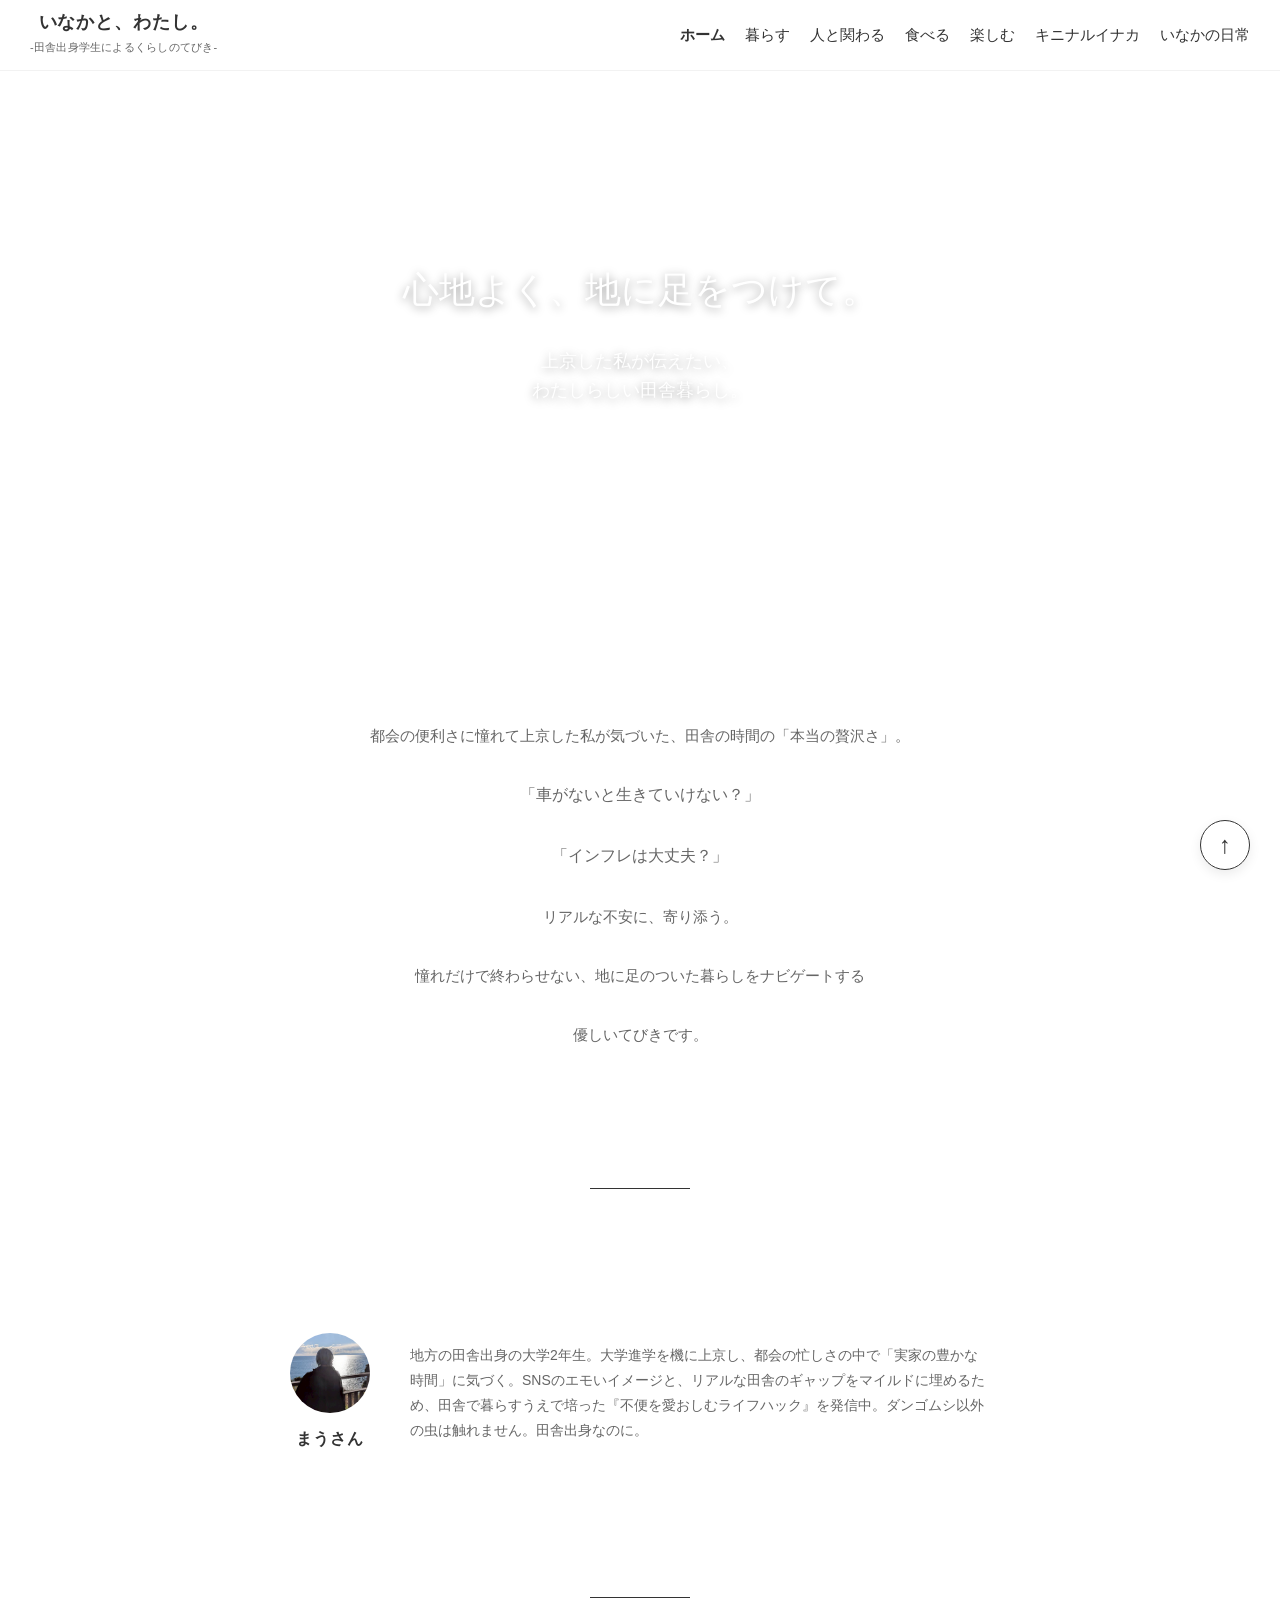
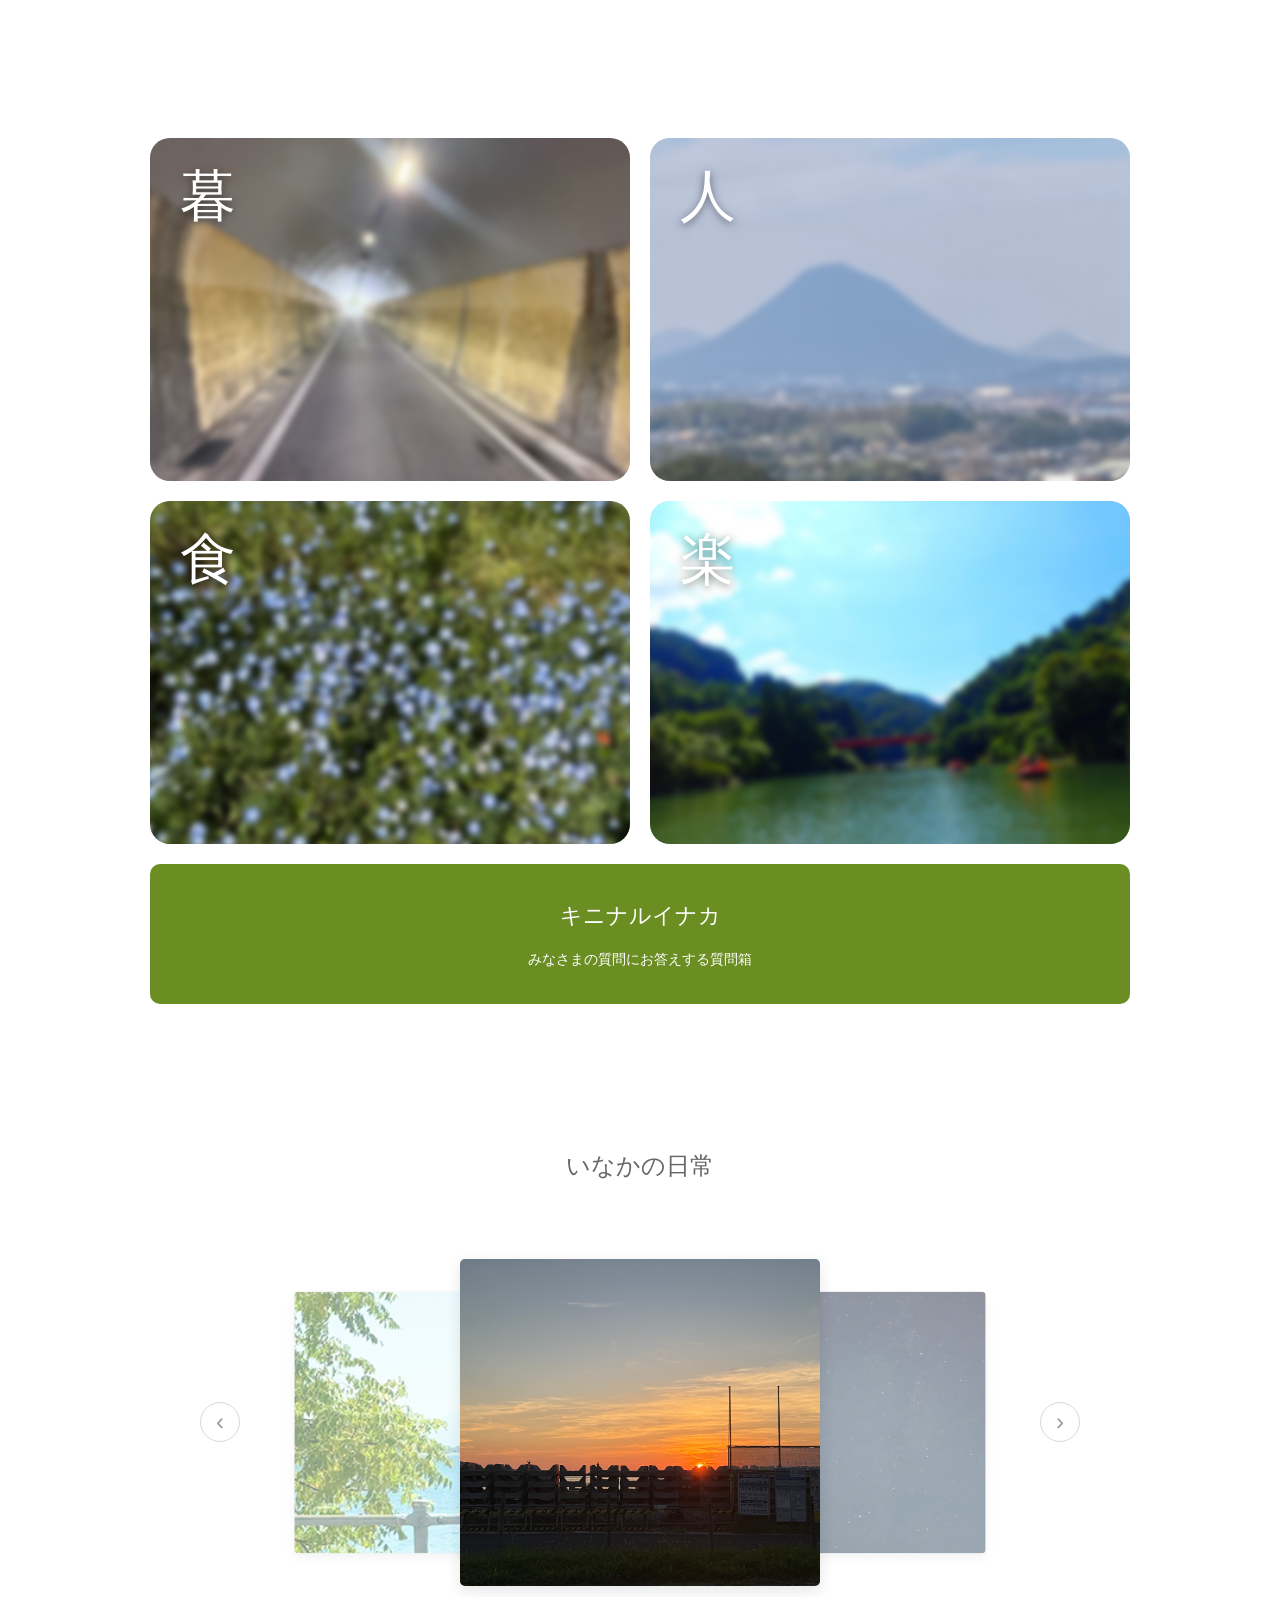
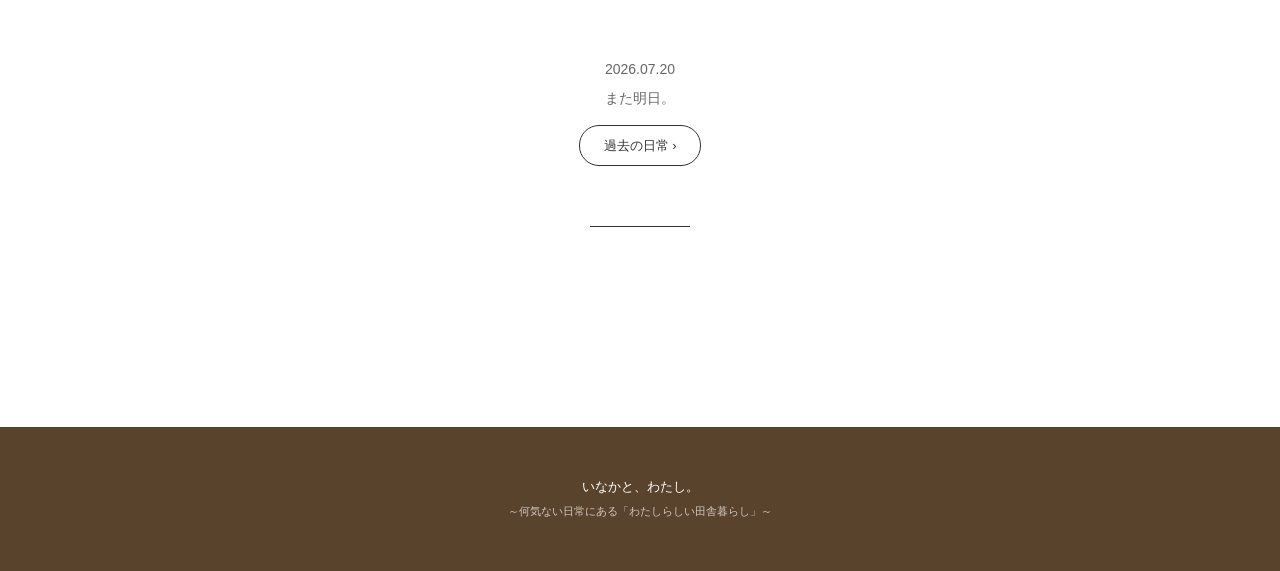
<file: index.html>
<!DOCTYPE html>
<html lang="ja">

<head>
  <meta charset="UTF-8" />
  <meta name="viewport" content="width=device-width, initial-scale=1.0" />
  <title>いなかと、わたし。</title>
  <meta name="description" content="初めて田舎暮らしをする人へ向けた、アクセシビリティと保守性を重視したシンプルなWebサイトです。" />
  <!-- 外部CSSファイルの読み込み -->
  <link rel="stylesheet" href="./css/style.css" />
  <link rel="stylesheet" href="./css/common.css" />
</head>

<script>
  document.addEventListener("DOMContentLoaded", () => {
    // ─── 既存のスライダー用データと処理 ───
    const diaryData = [
      { date: "2026.07.20", caption: "また明日。" },
      { date: "2026.06.18", caption: "夜空からの贈り物。" },
      { date: "2026.06.29", caption: "静かな昼下がり。" },
      { date: "2026.07.05", caption: "ヤギさんのごあいさつ。" },
      { date: "2026.07.14", caption: "夏が、そろそろ。" },
    ];

    const cards = Array.from(document.querySelectorAll(".slider-card"));
    const prevBtn = document.getElementById("slider-prev");
    const nextBtn = document.getElementById("slider-next");
    const dateEl = document.getElementById("diary-date");
    const captionEl = document.getElementById("diary-caption");

    let currentIndex = 0;
    const totalSlides = cards.length;

    function updateSlider() {
      cards.forEach((card, i) => {
        card.classList.remove("is-active", "is-prev", "is-next");
        card.setAttribute("aria-hidden", "true");

        if (i === currentIndex) {
          card.classList.add("is-active");
          card.removeAttribute("aria-hidden");
        } else if (i === (currentIndex - 1 + totalSlides) % totalSlides) {
          card.classList.add("is-prev");
        } else if (i === (currentIndex + 1) % totalSlides) {
          card.classList.add("is-next");
        }
      });

      dateEl.textContent = diaryData[currentIndex].date;
      captionEl.textContent = diaryData[currentIndex].caption;
    }

    function nextSlide() { currentIndex = (currentIndex + 1) % totalSlides; updateSlider(); }
    function prevSlide() { currentIndex = (currentIndex - 1 + totalSlides) % totalSlides; updateSlider(); }

    nextBtn.addEventListener("click", prevSlide);
    prevBtn.addEventListener("click", nextSlide);
    updateSlider();


    // ─── 【重要】サイト全体の表示モード切り替えシステム ───
    const siteLogo = document.querySelector(".site-logo");
    const mainNav = document.querySelector(".main-nav");

    function checkNavigationLayout() {
      // 一度PCモードの基準に戻して横幅を測る
      document.body.classList.remove("is-mobile-mode");

      // ロゴの右端と、メニューの左端のリアルタイム位置を取得
      const logoRight = siteLogo.getBoundingClientRect().right;
      const navLeft = mainNav.getBoundingClientRect().left;

      // メニューとロゴがぶつかりそう（間隔が30px未満）になったら
      if (navLeft - logoRight < 30) {
        // 🌟 body全体をスマホモードに変身させる
        document.body.classList.add("is-mobile-mode");
      }
    }

    // 画面リサイズ時と読み込み時に実行
    window.addEventListener("resize", checkNavigationLayout);
    checkNavigationLayout();
  });
</script>

<body>
  <!-- --- 1. Header Area (ヘッダー：絡まっていた二重構造を一本化) --- -->
  <header class="site-header">
    <div class="site-header__inner">

      <!-- ロゴエリア（メニューが開くと自動で隠れます） -->
      <h1 class="site-logo">
        <a href="#">
          <span class="site-logo__text">いなかと、わたし。</span>
          <span class="site-logo__subtext">-田舎出身学生によるくらしのてびき-</span>
        </a>
      </h1>

      <!-- ハンバーガーメニュー開閉スイッチ（CSSの変数と揃えるため id と class を完全に一本化） -->
      <input type="checkbox" id="nav-toggle" class="visually-hidden" />

      <!-- ① メニューを開く用の三本線ボタン（CSS側の .nav-toggle-open に完全に連動） -->
      <label for="nav-toggle" class="nav-toggle-open" aria-label="メニューを開く">
        <span></span>
        <span></span>
        <span></span>
      </label>

      <!-- ドロワーメニュー本体（白い背景） -->
      <nav class="main-nav">
        <!-- ② メニューを閉じる用の「✕」ボタン -->
        <label for="nav-toggle" class="nav-toggle-close" aria-label="メニューを閉じる">✕</label>

        <!-- メニューリスト -->
        <ul class="nav-list">
          <li><a href="index.html" class="nav-list__link current-page">ホーム</a></li>
          <li><a href="kurasu.html" class="nav-list__link">暮らす</a></li>
          <li><a href="hito.html" class="nav-list__link">人と関わる</a></li>
          <li><a href="taberu.html" class="nav-list__link">食べる</a></li>
          <li><a href="tanoshimu.html" class="nav-list__link">楽しむ</a></li>
          <li><a href="kininaru.html" class="nav-list__link">キニナルイナカ</a></li>
          <li><a href="nichijo.html" class="nav-list__link">いなかの日常</a></li>
        </ul>
      </nav>

    </div>
  </header>

  <!-- --- 2. Main Content Area (メインコンテンツ全体) --- -->
  <main class="site-main">
    <!-- --- Hero Section (ヒーローエリア) --- -->
    <section class="hero">
      <div class="hero-image__wrapper">
        <!-- スライドショー背景（3枚） -->
        <div class="hero-slides">
          <div class="hero-slide" aria-hidden="true">
            <img src="img/inaka_kusa 2.png" alt="" />
          </div>
          <div class="hero-slide" aria-hidden="true">
            <img src="img/1.png" alt="" />
          </div>
          <div class="hero-slide" aria-hidden="true">
            <img src="img/2.png" alt="" />
          </div>
        </div>

        <!-- ヒーロー画像のテキスト -->
        <div class="hero-text">
          <p class="hero-text__main">心地よく、地に足をつけて。</p>
          <p class="hero-text__sub">
            上京した私が伝えたい、<br />わたしらしい田舎暮らし。
          </p>
        </div>
      </div>
    </section>

    <div class="container">
      <!-- --- Intro Text Section (イントロダクション) --- -->
      <section class="section">
        <div class="intro-text-block">
          <p class="intro-text__paragraph">
            都会の便利さに憧れて上京した私が気づいた、田舎の時間の「本当の贅沢さ」。
          </p>
          <p class="intro-text__quote">「車がないと生きていけない？」</p>
          <p class="intro-text__quote">「インフレは大丈夫？」</p>
          <p class="intro-text__paragraph">リアルな不安に、寄り添う。</p>
          <p class="intro-text__paragraph">憧れだけで終わらせない、地に足のついた暮らしをナビゲートする</p>
          <p class="intro-text__paragraph">優しいてびきです。</p>
        </div>
        <hr class="section-separator" aria-hidden="true" />
      </section>

      <!-- --- Profile Section (プロフィール) --- -->
      <section class="section">
        <div class="profile">
          <div class="profile-meta">
            <img src="img/m1.png" alt="" class="profile-icon" />
            <span class="profile-name">まうさん</span>
          </div>
          <div class="profile-content">
            <p>
              地方の田舎出身の大学2年生。大学進学を機に上京し、都会の忙しさの中で「実家の豊かな時間」に気づく。SNSのエモいイメージと、リアルな田舎のギャップをマイルドに埋めるため、田舎で暮らすうえで培った『不便を愛おしむライフハック』を発信中。ダンゴムシ以外の虫は触れません。田舎出身なのに。
            </p>
          </div>
        </div>
        <hr class="section-separator" aria-hidden="true" />
      </section>

      <!-- --- Category Grid Section (カテゴリーグリッド) --- -->
      <section class="section">
        <h2 class="visually-hidden">カテゴリー一覧</h2>
        <div class="grid-block">

          <!-- 暮 -->
          <!-- 暮 -->
          <a href="kurasu.html" class="grid-item"
            style="position: relative; overflow: hidden; display: block; text-decoration: none;">
            <!-- 🌟背景ブラー層 -->
            <div
              style="position: absolute; top: 0; left: 0; width: 100%; height: 100%; background-image: url('img/32.png'); background-size: cover; background-position: center; filter: blur(3px); transform: scale(1.05); z-index: 1;">
            </div>

            <span class="grid-item__symbol"
              style="position: absolute; color: #ffffff; z-index: 2; text-shadow: 0 2px 8px rgba(0,0,0,0.5);">暮</span>
            <div class="grid-item__hover" style="position: absolute; z-index: 3;">
              <h3 class="grid-item__hover-title">暮らす</h3>
              <p class="grid-item__hover-label">キーワード</p>
              <ul class="grid-item__hover-tags">
                <li>虫対策</li>
                <li>交通手段</li>
                <li>インフラ</li>
                <li>草刈り</li>
              </ul>
            </div>
          </a>

          <!-- 人 -->
          <!-- 人 -->
          <a href="hito.html" class="grid-item"
            style="position: relative; overflow: hidden; display: block; text-decoration: none;">
            <!-- 🌟背景ブラー層 -->
            <div
              style="position: absolute; top: 0; left: 0; width: 100%; height: 100%; background-image: url('img/13.png'); background-size: cover; background-position: center; filter: blur(3px); transform: scale(1.05); z-index: 1;">
            </div>

            <span class="grid-item__symbol"
              style="position: absolute; color: #ffffff; z-index: 2; text-shadow: 0 2px 8px rgba(0,0,0,0.5);">人</span>
            <div class="grid-item__hover" style="position: absolute; z-index: 3;">
              <h3 class="grid-item__hover-title">人と関わる</h3>
              <p class="grid-item__hover-label">キーワード</p>
              <ul class="grid-item__hover-tags">
                <li>防犯システム</li>
                <li>噂話</li>
                <li>子育て環境</li>
                <li>可愛がられるコツ</li>
              </ul>
            </div>
          </a>

          <!-- 食 -->
          <!-- 食 -->
          <a href="taberu.html" class="grid-item"
            style="position: relative; overflow: hidden; display: block; text-decoration: none;">
            <!-- 🌟背景ブラー層 -->
            <div
              style="position: absolute; top: 0; left: 0; width: 100%; height: 100%; background-image: url('img/30.png'); background-size: cover; background-position: center; filter: blur(3px); transform: scale(1.05); z-index: 1;">
            </div>

            <span class="grid-item__symbol"
              style="position: absolute; color: #ffffff; z-index: 2; text-shadow: 0 2px 8px rgba(0,0,0,0.5);">食</span>
            <div class="grid-item__hover" style="position: absolute; z-index: 3;">
              <h3 class="grid-item__hover-title">食べる</h3>
              <p class="grid-item__hover-label">キーワード</p>
              <ul class="grid-item__hover-tags">
                <li>無限野菜</li>
                <li>大量消費</li>
                <li>お裾分け</li>
                <li>美味しいお水と空気</li>
                <li>四季</li>
              </ul>
            </div>
          </a>

          <!-- 楽 -->
          <a href="tanoshimu.html" class="grid-item"
            style="position: relative; overflow: hidden; display: block; text-decoration: none;">
            <!-- 🌟背景ブラー層 -->
            <div
              style="position: absolute; top: 0; left: 0; width: 100%; height: 100%; background-image: url('img/3.png'); background-size: cover; background-position: center; filter: blur(3px); transform: scale(1.05); z-index: 1;">
            </div>

            <span class="grid-item__symbol"
              style="position: absolute; color: #ffffff; z-index: 2; text-shadow: 0 2px 8px rgba(0,0,0,0.5);">楽</span>
            <div class="grid-item__hover" style="position: absolute; z-index: 3;">
              <h3 class="grid-item__hover-title">楽しむ</h3>
              <p class="grid-item__hover-label">キーワード</p>
              <ul class="grid-item__hover-tags">
                <li>遊び放題</li>
                <li>アウトドア</li>
                <li>天体観測</li>
                <li>時間リッチ</li>
              </ul>
            </div>
          </a>

        </div> <!-- 🟢grid-blockを閉じる -->

        <!-- 🎨style属性で指定の背景色（アンティークホワイト）に変更しました -->
        <a href="kininaru.html" class="wide-card" style="background-color: #6b8e23;">
          <h3 class="wide-card__title">キニナルイナカ</h3>
        </a>
      </section> <!-- 🟢sectionを閉じる -->

      <!-- --- Slider/Diary Section (いなかの日常 / スライダー) --- -->
      <section class="section">
        <h2 class="section-title">いなかの日常</h2>
        <div class="slider-container">
          <div class="slider-section">
            <button class="slider-arrow slider-arrow--prev" id="slider-prev" aria-label="前のスライドへ">‹</button>

            <div class="slider-track" id="slider-track">
              <div class="slider-card" aria-hidden="true">
                <img src="img/5.png" alt="" />
              </div>
              <div class="slider-card" aria-hidden="true">
                <img src="img/8.png" alt="" />
              </div>
              <div class="slider-card" aria-hidden="true">
                <img src="img/33.png" alt="" />
              </div>
              <div class="slider-card" aria-hidden="true">
                <img src="img/31.png" alt="" />
              </div>
              <div class="slider-card" aria-hidden="true">
                <img src="img/9.png" alt="" />
              </div>
            </div>

            <button class="slider-arrow slider-arrow--next" id="slider-next" aria-label="次のスライドへ">›</button>
          </div>

          <div class="diary-details">
            <span class="diary-date" id="diary-date">2026.07.20</span>
            <p class="diary-caption" id="diary-caption">素敵な夕焼けに出会いました</p>
            <a href="nichijo.html" class="btn-ghost">過去の日常 ›</a>
          </div>
        </div>
        <hr class="section-separator" aria-hidden="true" />
      </section>
    </div>
  </main>

<!-- --- 3. Footer Area (フッター) --- -->
  <footer class="site-footer">
    <div class="container">
      <div class="footer-logo">
        <span class="footer-logo__text">いなかと、わたし。</span>
        <span class="footer-logo__text-small">～何気ない日常にある「わたしらしい田舎暮らし」～</span>
      </div>
    </div>
  </footer>

  <!-- 🆕 kurasu.cssのスタイルと完全に連動するトップ戻るボタン -->
  <a href="#" class="btn-to-top" aria-label="ページトップへ戻る">↑</a>
</body>
</html>
</file>
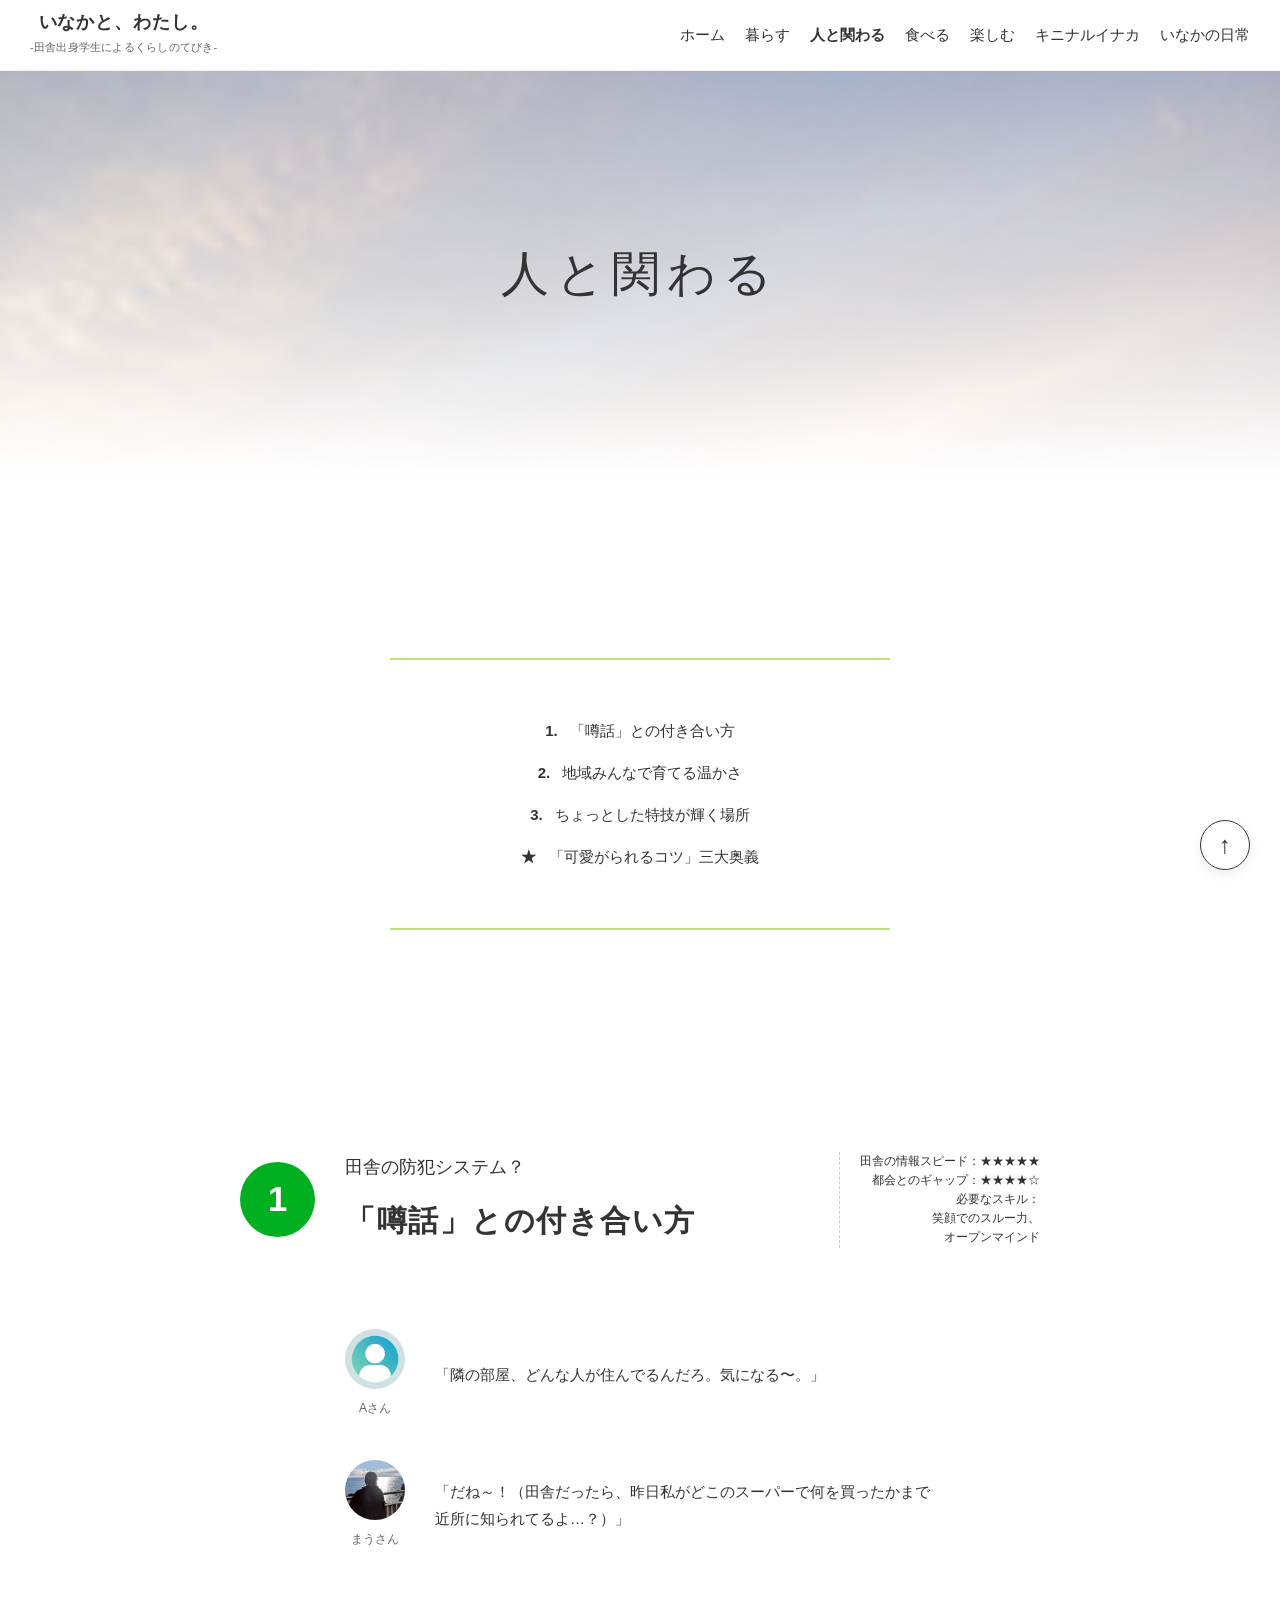
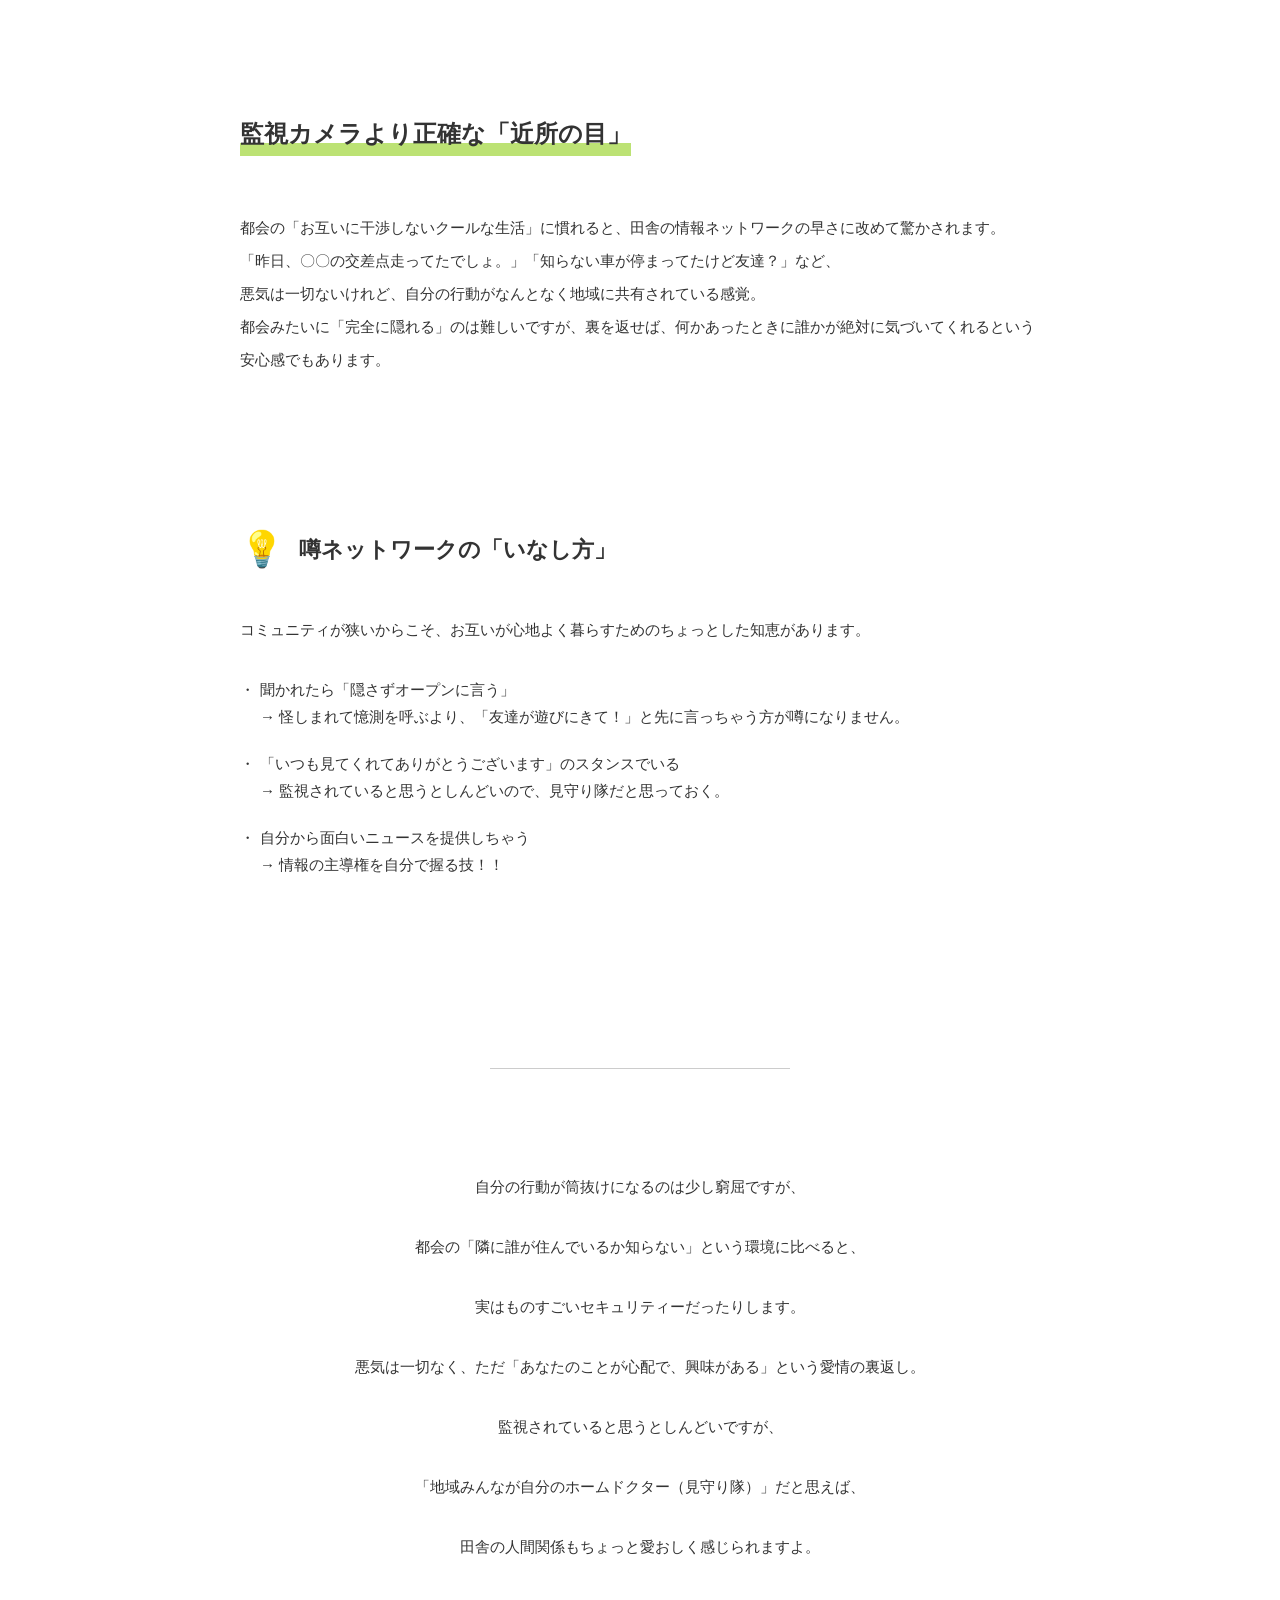
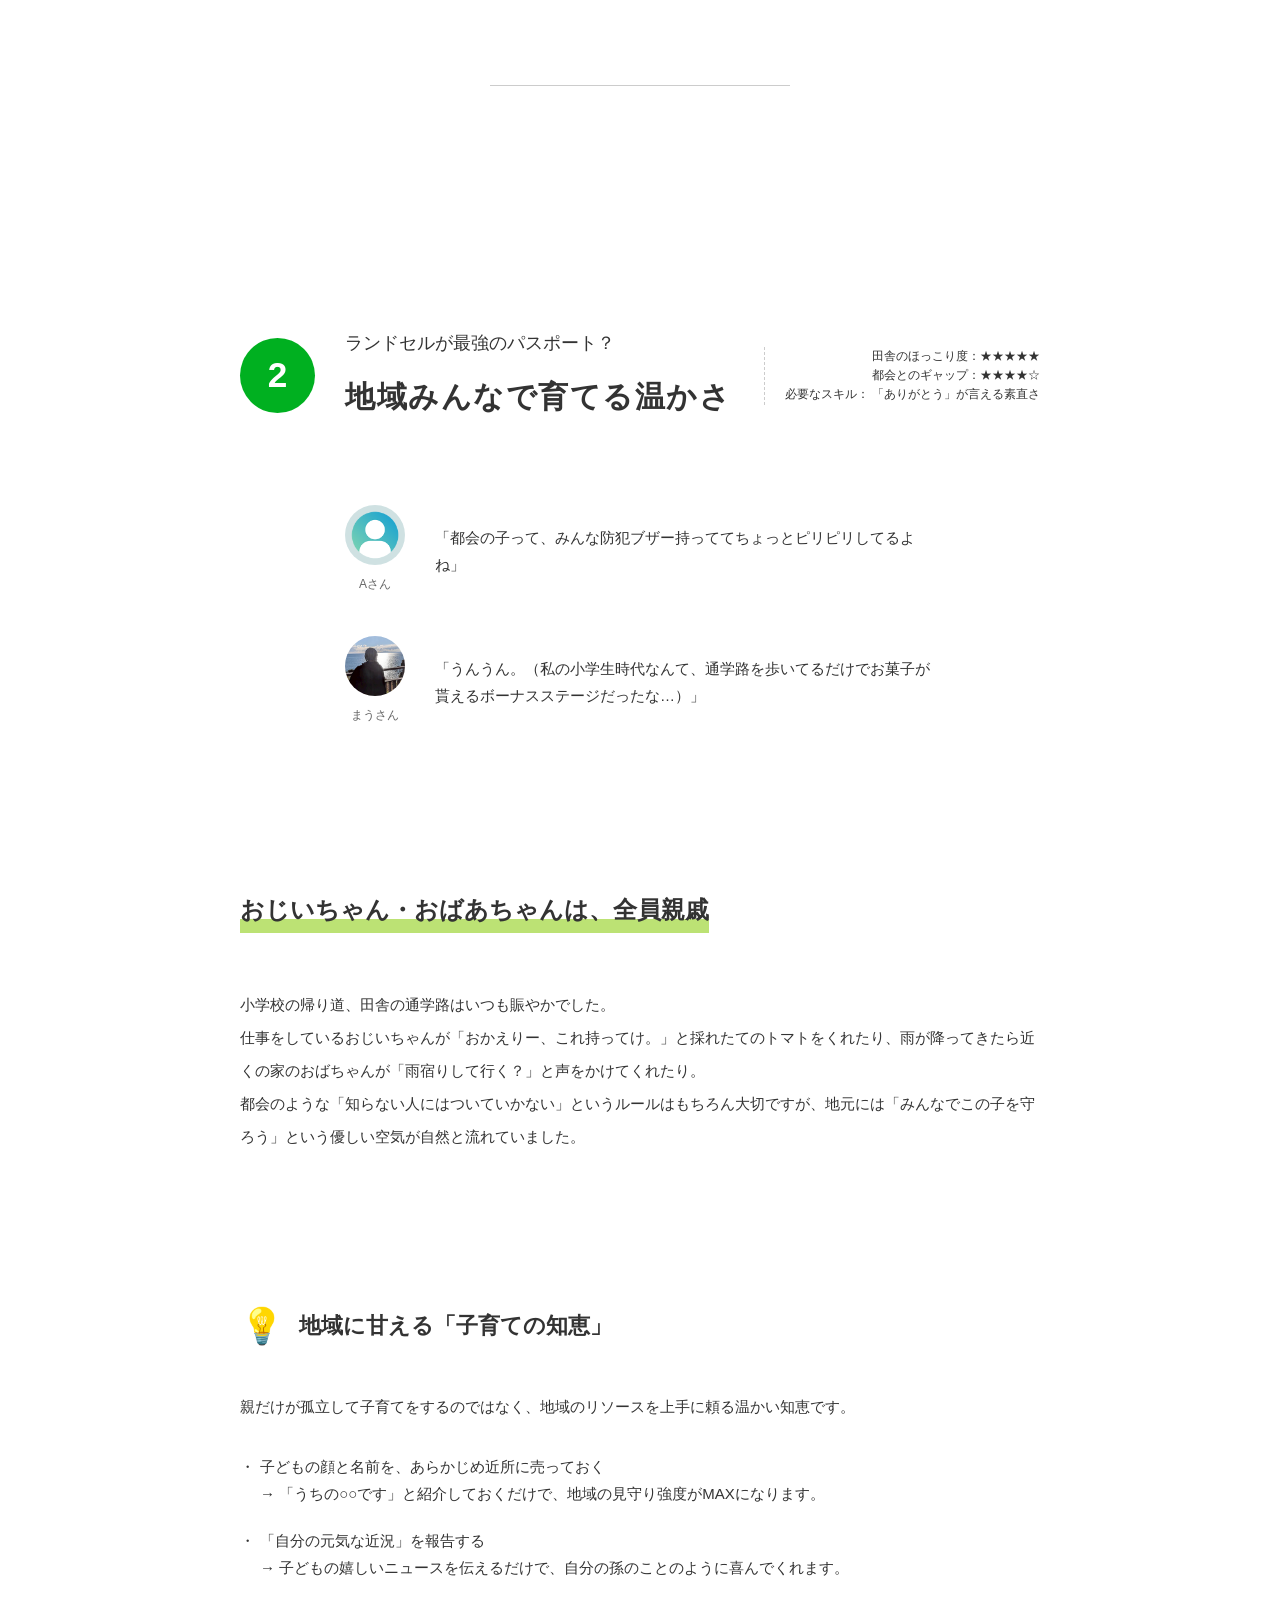
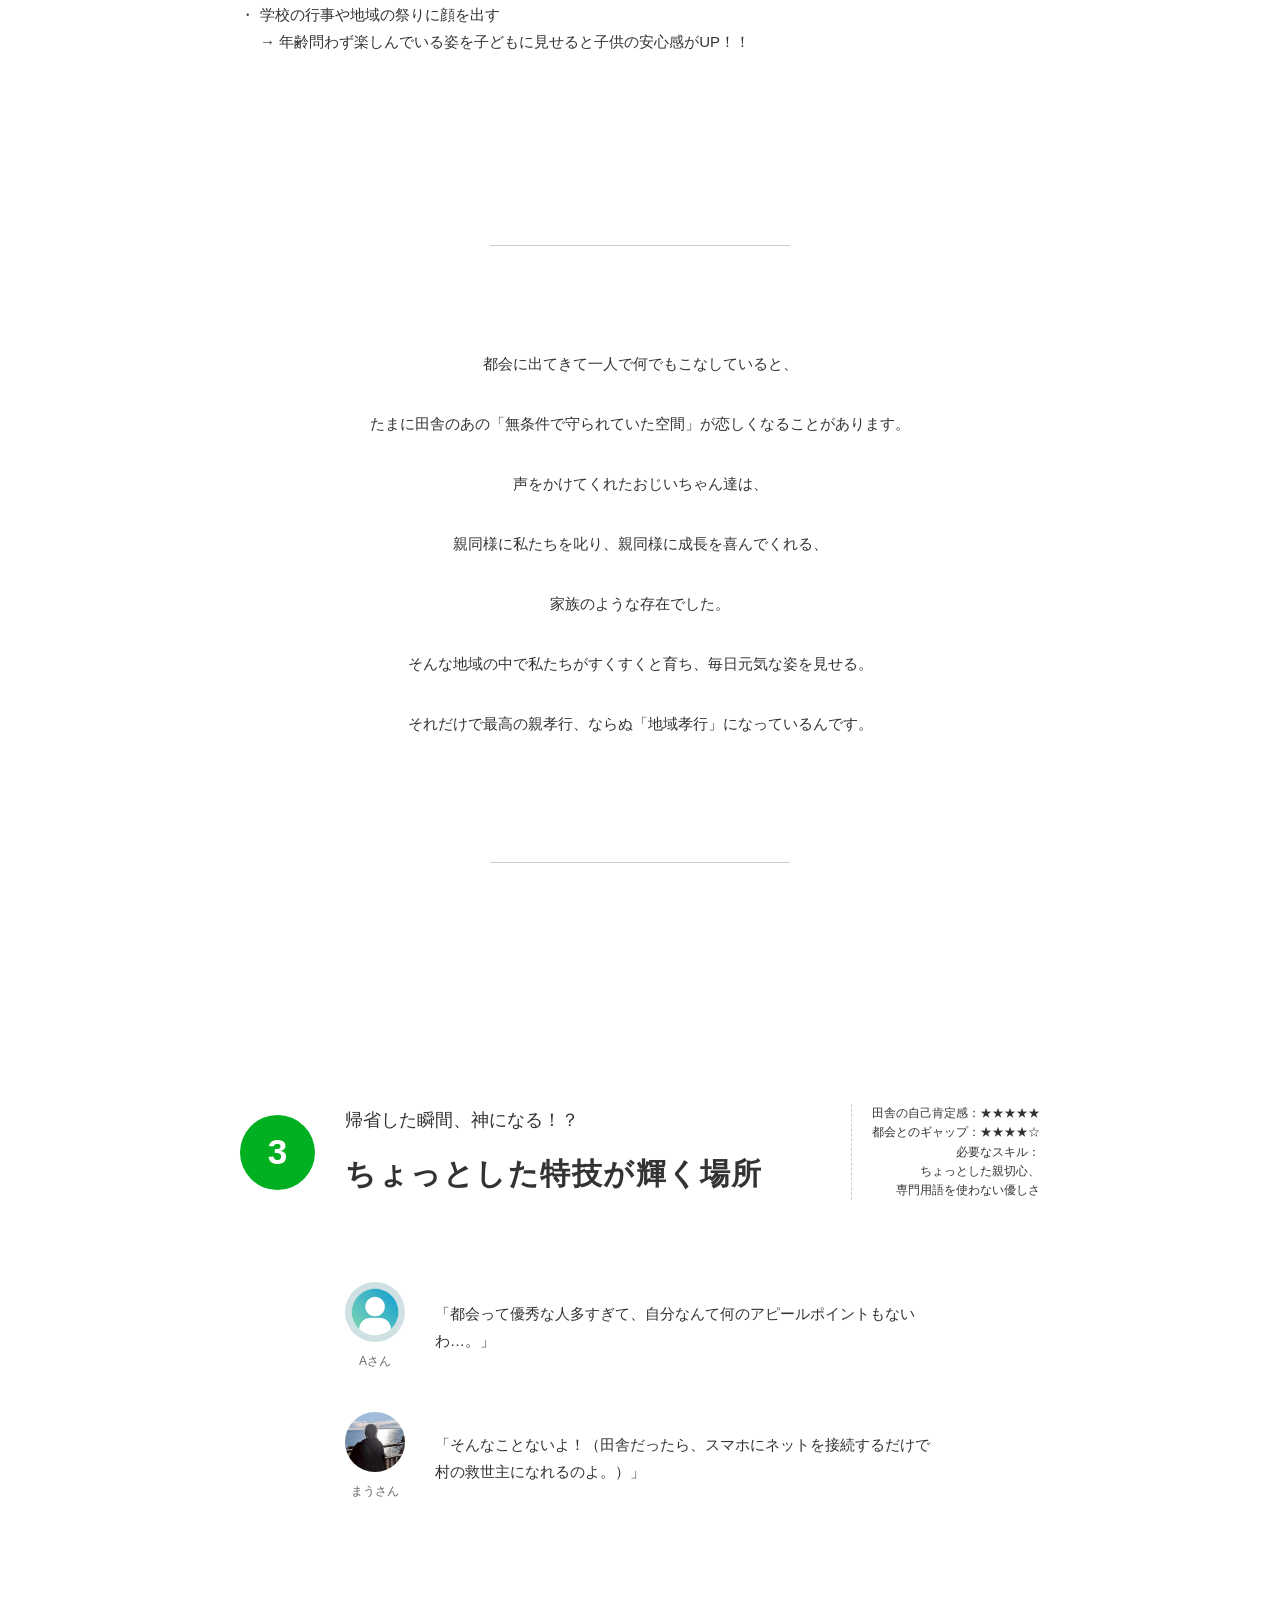
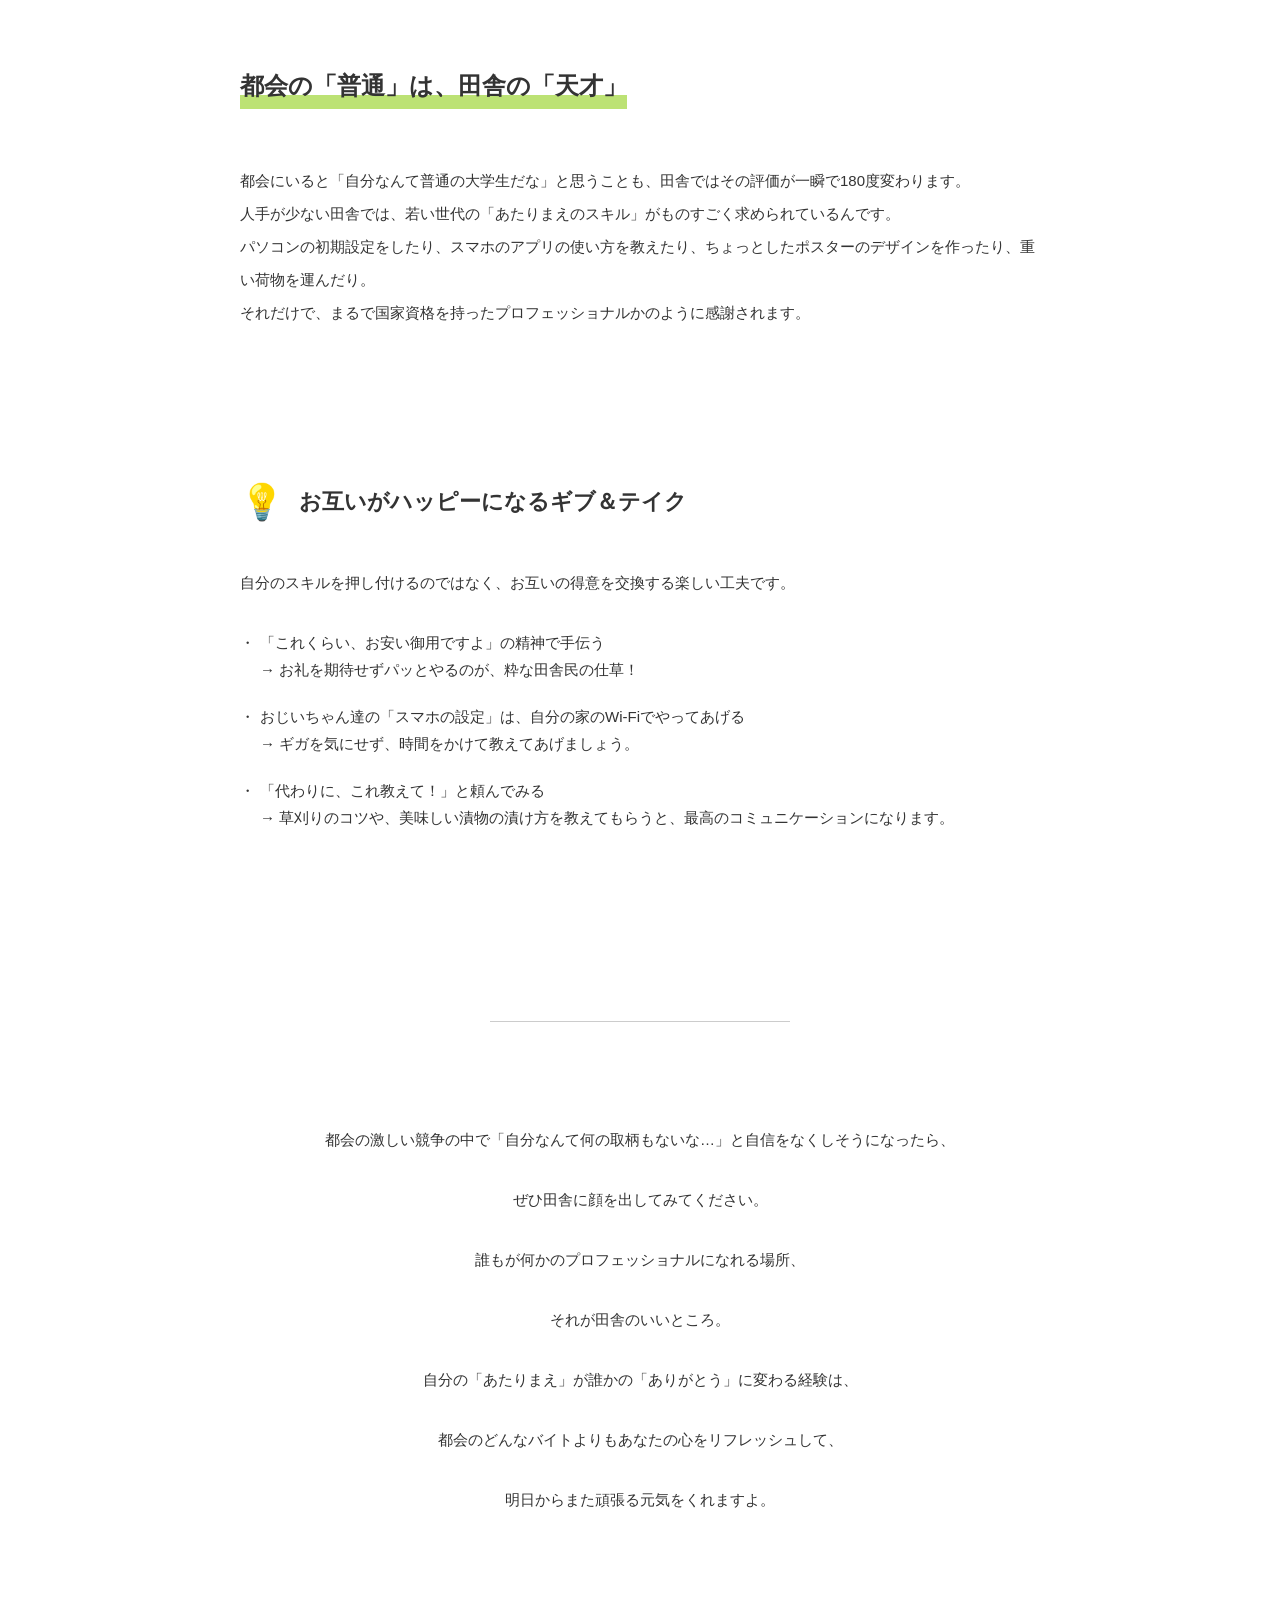
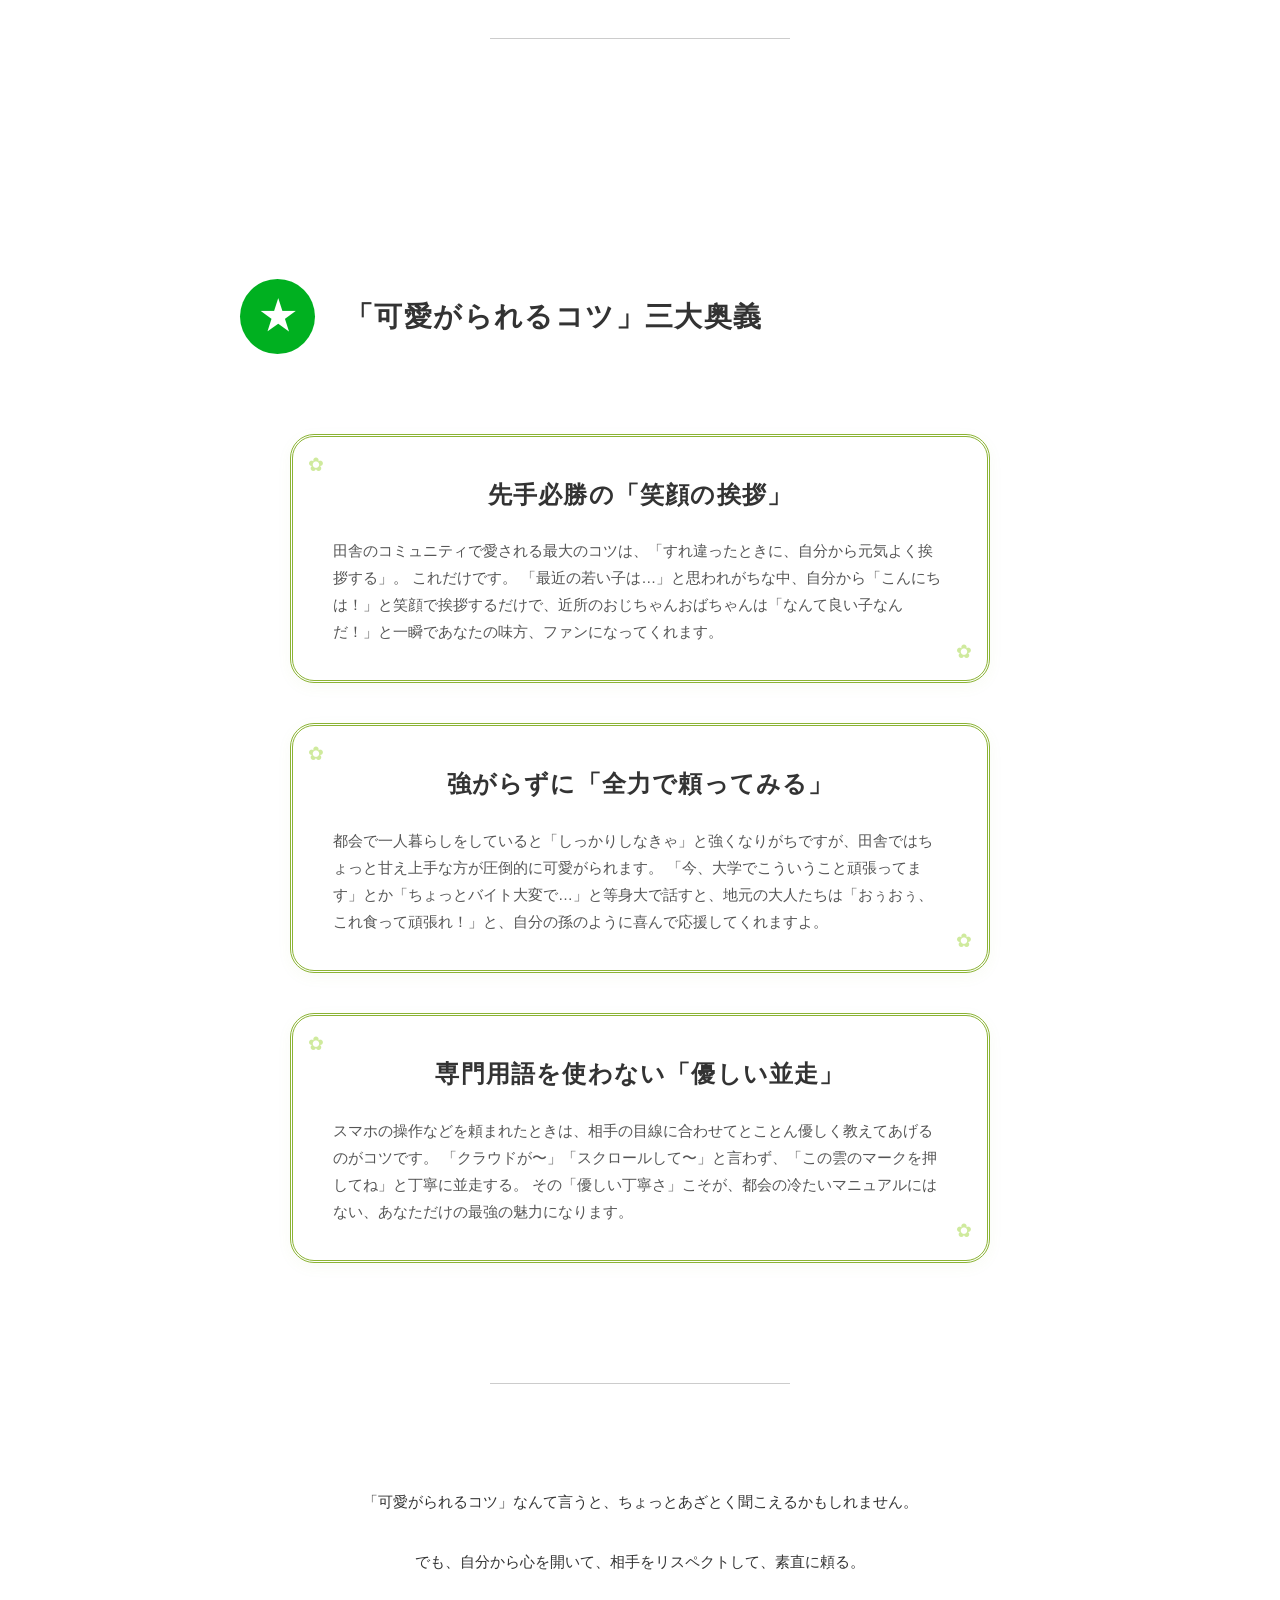
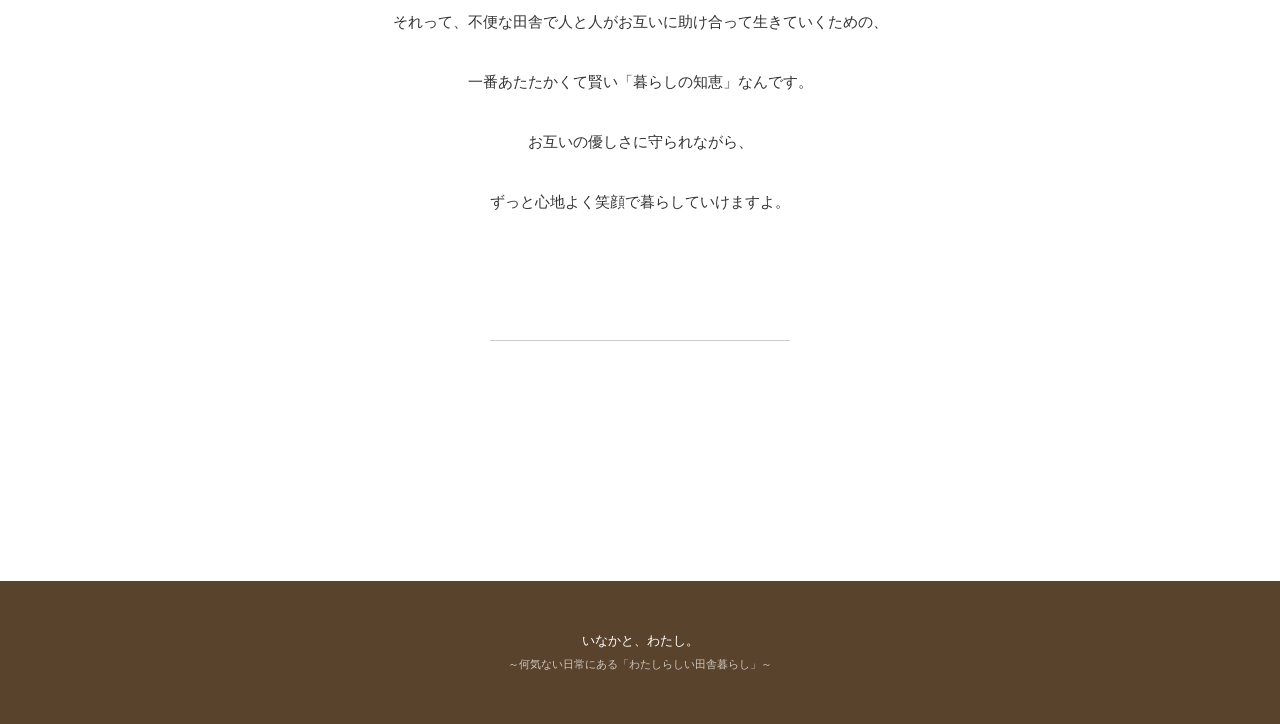
<file: hito.html>
<!DOCTYPE html>
<html lang="ja">

<head>
  <meta charset="UTF-8" />
  <meta name="viewport" content="width=device-width, initial-scale=1.0" />
  <title>人と関わる - いなかと、わたし。</title>
  <meta name="description" content="人と関わる" />
  <link rel="stylesheet" href="./css/common.css" />
  <link rel="stylesheet" href="./css/kurasu.css" />
</head>

<script>
  document.addEventListener("DOMContentLoaded", () => {
    const siteLogo = document.querySelector(".site-logo");
    const mainNav = document.querySelector(".main-nav");

    function checkNavigationLayout() {
      document.body.classList.remove("is-mobile-mode");
      const logoRight = siteLogo.getBoundingClientRect().right;
      const navLeft = mainNav.getBoundingClientRect().left;

      if (navLeft - logoRight < 30) {
        document.body.classList.add("is-mobile-mode");
      }
    }

    window.addEventListener("resize", checkNavigationLayout);
    checkNavigationLayout();
  });
</script>

<body>
  <!-- --- 1. Header Area --- -->
  <header class="site-header">
    <div class="site-header__inner">
      <h1 class="site-logo">
        <a href="index.html">
          <span class="site-logo__text">いなかと、わたし。</span>
          <span class="site-logo__subtext">-田舎出身学生によるくらしのてびき-</span>
        </a>
      </h1>

      <input type="checkbox" id="nav-toggle" class="visually-hidden" />
      <label for="nav-toggle" class="nav-toggle-open" aria-label="メニューを開く">
        <span></span><span></span><span></span>
      </label>

      <nav class="main-nav">
        <label for="nav-toggle" class="nav-toggle-close" aria-label="メニューを閉じる">✕</label>
        <ul class="nav-list">
          <li><a href="index.html" class="nav-list__link">ホーム</a></li>
          <li><a href="kurasu.html" class="nav-list__link">暮らす</a></li>
          <li><a href="hito.html" class="nav-list__link current-page">人と関わる</a></li>
          <li><a href="taberu.html" class="nav-list__link">食べる</a></li>
          <li><a href="tanoshimu.html" class="nav-list__link">楽しむ</a></li>
          <li><a href="kininaru.html" class="nav-list__link">キニナルイナカ</a></li>
          <li><a href="nichijo.html" class="nav-list__link">いなかの日常</a></li>
        </ul>
      </nav>
    </div>
  </header>

  <!-- --- 2. Main Content Area --- -->
  <main class="site-main">
    <section class="page-hero" style="background-image: linear-gradient(to bottom, rgba(255, 255, 255, 0) 0%, rgba(255, 255, 255, 1) 100%), url('img/39.png');">
  <h1 class="page-hero__title">人と関わる</h1>
</section>
    <div class="container">
      <!-- 目次セクション -->
      <div class="toc-block">
        <ul class="toc-list">
          <li><a href="#topic-1"><span>1.</span> 「噂話」との付き合い方 </a></li>
          <li><a href="#topic-2"><span>2.</span> 地域みんなで育てる温かさ</a></li>
          <li><a href="#topic-3"><span>3.</span> ちょっとした特技が輝く場所</a></li>
          <li><a href="#topic-special"><span>★</span> 「可愛がられるコツ」三大奥義</a></li>
        </ul>
      </div>

      <!-- 記事コンテンツセクション全体 -->
      <section class="article-content-body">
        <!-- トピック1 -->
        <div id="topic-1" class="article-section">
          <div class="article-header">
            <div class="article-title-wrap">
              <div class="number-badge">1</div>
              <div class="article-title">
                <div class="article-title__sub">田舎の防犯システム？
                </div>
                <h3 class="article-title__main">「噂話」との付き合い方</h3>
              </div>
            </div>
            <div class="difficulty-badge">
              田舎の情報スピード：★★★★★<br />
              都会とのギャップ：★★★★☆<br />
              必要なスキル：<br />笑顔でのスルー力、<br />オープンマインド
            </div>
          </div>

          <div class="dialogue-section">
            <div class="dialogue-row">
              <!-- Aさん側 -->
              <div class="dialogue-user-wrap">
                <div class="dialogue-avatar"
                  style="overflow: hidden; display: flex; align-items: center; justify-content: center;">
                  <img src="img/icon.png" alt="Aさん" style="width: 100%; height: 100%; object-fit: cover;">
                </div>
                <span class="dialogue-name">Aさん</span>
              </div>
              <div class="dialogue-text">「隣の部屋、どんな人が住んでるんだろ。気になる〜。」</div>
            </div>
            <div class="dialogue-row">
              <!-- まうさん側 -->
              <div class="dialogue-user-wrap">
                <div class="dialogue-avatar"
                  style="overflow: hidden; display: flex; align-items: center; justify-content: center;">
                  <img src="img/m1.png" alt="まうさん" style="width: 100%; height: 100%; object-fit: cover;">
                </div>
                <span class="dialogue-name">まうさん</span>
              </div>
              <div class="dialogue-text">「だね～！（田舎だったら、昨日私がどこのスーパーで何を買ったかまで近所に知られてるよ…？）」</div>
            </div>
          </div>

          <h4 class="highlight-heading">監視カメラより正確な「近所の目」</h4>
          <p class="article-text">
            都会の「お互いに干渉しないクールな生活」に慣れると、田舎の情報ネットワークの早さに改めて驚かされます。<br />
            「昨日、〇〇の交差点走ってたでしょ。」「知らない車が停まってたけど友達？」など、<br />
            悪気は一切ないけれど、自分の行動がなんとなく地域に共有されている感覚。<br />
            都会みたいに「完全に隠れる」のは難しいですが、裏を返せば、何かあったときに誰かが絶対に気づいてくれるという安心感でもあります。
          </p>

          <div class="icon-heading">
            <span class="icon-heading__icon">💡</span>
            <h4 class="icon-heading__text">噂ネットワークの「いなし方」</h4>
          </div>
          <p class="article-text secondary-intro">
            コミュニティが狭いからこそ、お互いが心地よく暮らすためのちょっとした知恵があります。
          </p>

          <ul class="custom-list">
            <li> 聞かれたら「隠さずオープンに言う」<br /> → 怪しまれて憶測を呼ぶより、「友達が遊びにきて！」と先に言っちゃう方が噂になりません。</li>
            <li> 「いつも見てくれてありがとうございます」のスタンスでいる<br /> → 監視されていると思うとしんどいので、見守り隊だと思っておく。</li>
            <li> 自分から面白いニュースを提供しちゃう<br /> → 情報の主導権を自分で握る技！！</li>
          </ul>

          <hr class="thin-separator" aria-hidden="true" />

          <div class="epilogue-block">
            <p>自分の行動が筒抜けになるのは少し窮屈ですが、</p>
            <p>都会の「隣に誰が住んでいるか知らない」という環境に比べると、</p>
            <p>実はものすごいセキュリティーだったりします。 </p>
            <p>悪気は一切なく、ただ「あなたのことが心配で、興味がある」という愛情の裏返し。</p>
            <p>監視されていると思うとしんどいですが、</p>
            <p>「地域みんなが自分のホームドクター（見守り隊）」だと思えば、</p>
            <p>田舎の人間関係もちょっと愛おしく感じられますよ。</p>
          </div>
          <hr class="thin-separator" aria-hidden="true" />
        </div>

        <div id="topic-2" class="article-section">
          <div class="article-header">
            <div class="article-title-wrap">
              <div class="number-badge">2</div>
              <div class="article-title">
                <div class="article-title__sub">ランドセルが最強のパスポート？</div>
                <h3 class="article-title__main">地域みんなで育てる温かさ</h3>
              </div>
            </div>
            <div class="difficulty-badge">
              田舎のほっこり度：★★★★★<br />
              都会とのギャップ：★★★★☆<br />
              必要なスキル：
              「ありがとう」が言える素直さ
            </div>
          </div>

          <div class="dialogue-section">
            <div class="dialogue-row">
              <!-- Aさん側 -->
              <div class="dialogue-user-wrap">
                <div class="dialogue-avatar"
                  style="overflow: hidden; display: flex; align-items: center; justify-content: center;">
                  <img src="img/icon.png" alt="Aさん" style="width: 100%; height: 100%; object-fit: cover;">
                </div>
                <span class="dialogue-name">Aさん</span>
              </div>
              <div class="dialogue-text">「都会の子って、みんな防犯ブザー持っててちょっとピリピリしてるよね」</div>
            </div>
            <div class="dialogue-row">
              <!-- まうさん側 -->
              <div class="dialogue-user-wrap">
                <div class="dialogue-avatar"
                  style="overflow: hidden; display: flex; align-items: center; justify-content: center;">
                  <img src="img/m1.png" alt="まうさん" style="width: 100%; height: 100%; object-fit: cover;">
                </div>
                <span class="dialogue-name">まうさん</span>
              </div>
              <div class="dialogue-text">「うんうん。（私の小学生時代なんて、通学路を歩いてるだけでお菓子が貰えるボーナスステージだったな…）」</div>
            </div>
          </div>

          <h4 class="highlight-heading">おじいちゃん・おばあちゃんは、全員親戚</h4>
          <p class="article-text">
            小学校の帰り道、田舎の通学路はいつも賑やかでした。<br />
            仕事をしているおじいちゃんが「おかえりー、これ持ってけ。」と採れたてのトマトをくれたり、雨が降ってきたら近くの家のおばちゃんが「雨宿りして行く？」と声をかけてくれたり。<br />
            都会のような「知らない人にはついていかない」というルールはもちろん大切ですが、地元には「みんなでこの子を守ろう」という優しい空気が自然と流れていました。
          </p>

          <div class="icon-heading">
            <span class="icon-heading__icon">💡</span>
            <h4 class="icon-heading__text">地域に甘える「子育ての知恵」</h4>
          </div>
          <p class="article-text secondary-intro">
            親だけが孤立して子育てをするのではなく、地域のリソースを上手に頼る温かい知恵です。
          </p>

          <ul class="custom-list">
            <li> 子どもの顔と名前を、あらかじめ近所に売っておく<br /> → 「うちの○○です」と紹介しておくだけで、地域の見守り強度がMAXになります。
            </li>
            <li> 「自分の元気な近況」を報告する<br /> → 子どもの嬉しいニュースを伝えるだけで、自分の孫のことのように喜んでくれます。</li>
            <li> 学校の行事や地域の祭りに顔を出す<br /> → 年齢問わず楽しんでいる姿を子どもに見せると子供の安心感がUP！！</li>
          </ul>

          <hr class="thin-separator" aria-hidden="true" />

          <div class="epilogue-block">
            <p>都会に出てきて一人で何でもこなしていると、</p>
            <p>たまに田舎のあの「無条件で守られていた空間」が恋しくなることがあります。</p>
            <p>声をかけてくれたおじいちゃん達は、</p>
            <p>親同様に私たちを叱り、親同様に成長を喜んでくれる、</p>
            <p>家族のような存在でした。</p>
            <p>そんな地域の中で私たちがすくすくと育ち、毎日元気な姿を見せる。</p>
            <p>それだけで最高の親孝行、ならぬ「地域孝行」になっているんです。</p>
          </div>
          <hr class="thin-separator" aria-hidden="true" />
        </div>

        <div id="topic-3" class="article-section">
          <div class="article-header">
            <div class="article-title-wrap">
              <div class="number-badge">3</div>
              <div class="article-title">
                <div class="article-title__sub">帰省した瞬間、神になる！？</div>
                <h3 class="article-title__main">ちょっとした特技が輝く場所</h3>
              </div>
            </div>
            <div class="difficulty-badge">
              田舎の自己肯定感：★★★★★<br />
              都会とのギャップ：★★★★☆<br />
              必要なスキル：<br />ちょっとした親切心、<br />専門用語を使わない優しさ
            </div>
          </div>

          <div class="dialogue-section">
            <div class="dialogue-row">
              <!-- Aさん側 -->
              <div class="dialogue-user-wrap">
                <div class="dialogue-avatar"
                  style="overflow: hidden; display: flex; align-items: center; justify-content: center;">
                  <img src="img/icon.png" alt="Aさん" style="width: 100%; height: 100%; object-fit: cover;">
                </div>
                <span class="dialogue-name">Aさん</span>
              </div>
              <div class="dialogue-text">「都会って優秀な人多すぎて、自分なんて何のアピールポイントもないわ…。」</div>
            </div>
            <div class="dialogue-row">
              <!-- まうさん側 -->
              <div class="dialogue-user-wrap">
                <div class="dialogue-avatar"
                  style="overflow: hidden; display: flex; align-items: center; justify-content: center;">
                  <img src="img/m1.png" alt="まうさん" style="width: 100%; height: 100%; object-fit: cover;">
                </div>
                <span class="dialogue-name">まうさん</span>
              </div>
              <div class="dialogue-text">「そんなことないよ！（田舎だったら、スマホにネットを接続するだけで村の救世主になれるのよ。）」</div>
            </div>
          </div>

          <h4 class="highlight-heading">都会の「普通」は、田舎の「天才」</h4>
          <p class="article-text">
            都会にいると「自分なんて普通の大学生だな」と思うことも、田舎ではその評価が一瞬で180度変わります。<br />
            人手が少ない田舎では、若い世代の「あたりまえのスキル」がものすごく求められているんです。 <br />
            パソコンの初期設定をしたり、スマホのアプリの使い方を教えたり、ちょっとしたポスターのデザインを作ったり、重い荷物を運んだり。<br />
            それだけで、まるで国家資格を持ったプロフェッショナルかのように感謝されます。
          </p>

          <div class="icon-heading">
            <span class="icon-heading__icon">💡</span>
            <h4 class="icon-heading__text">お互いがハッピーになるギブ＆テイク</h4>
          </div>
          <p class="article-text secondary-intro">
            自分のスキルを押し付けるのではなく、お互いの得意を交換する楽しい工夫です。
          </p>

          <ul class="custom-list">
            <li> 「これくらい、お安い御用ですよ」の精神で手伝う<br /> → お礼を期待せずパッとやるのが、粋な田舎民の仕草！</li>
            <li> おじいちゃん達の「スマホの設定」は、自分の家のWi-Fiでやってあげる<br /> → ギガを気にせず、時間をかけて教えてあげましょう。</li>
            <li> 「代わりに、これ教えて！」と頼んでみる <br />→ 草刈りのコツや、美味しい漬物の漬け方を教えてもらうと、最高のコミュニケーションになります。</li>
          </ul>

          <hr class="thin-separator" aria-hidden="true" />

          <div class="epilogue-block">
            <p>都会の激しい競争の中で「自分なんて何の取柄もないな…」と自信をなくしそうになったら、</p>
            <p>ぜひ田舎に顔を出してみてください。</p>
            <p>誰もが何かのプロフェッショナルになれる場所、</p>
            <p>それが田舎のいいところ。 </p>
            <p>自分の「あたりまえ」が誰かの「ありがとう」に変わる経験は、</p>
            <p>都会のどんなバイトよりもあなたの心をリフレッシュして、</p>
            <p>明日からまた頑張る元気をくれますよ。</p>
          </div>
          <hr class="thin-separator" aria-hidden="true" />
        </div>

        <!-- ★特別セクション（画像下部・3大奥義） -->
        <div id="topic-special" class="article-section">
          <div class="article-header">
            <div class="article-title-wrap">
              <div class="number-badge" style="background-color: #00b020;">★</div>
              <div class="article-title">
                <h3 class="article-title__main" style="font-size: 1.75rem;">「可愛がられるコツ」三大奥義</h3>
              </div>
            </div>
          </div>

          <!-- 3大奥義の飾りカードブロック -->
          <div class="ogis-container">
            <!-- 奥義1 -->
            <div class="ogi-card">
              <h4 class="ogi-card__title">先手必勝の「笑顔の挨拶」</h4>
              <p class="ogi-card__text">
                田舎のコミュニティで愛される最大のコツは、「すれ違ったときに、自分から元気よく挨拶する」。 これだけです。
                「最近の若い子は…」と思われがちな中、自分から「こんにちは！」と笑顔で挨拶するだけで、近所のおじちゃんおばちゃんは「なんて良い子なんだ！」と一瞬であなたの味方、ファンになってくれます。 </p>
            </div>

            <!-- 奥義2 -->
            <div class="ogi-card">
              <h4 class="ogi-card__title">強がらずに「全力で頼ってみる」</h4>
              <p class="ogi-card__text">
                都会で一人暮らしをしていると「しっかりしなきゃ」と強くなりがちですが、田舎ではちょっと甘え上手な方が圧倒的に可愛がられます。
                「今、大学でこういうこと頑張ってます」とか「ちょっとバイト大変で…」と等身大で話すと、地元の大人たちは「おぅおぅ、これ食って頑張れ！」と、自分の孫のように喜んで応援してくれますよ。 </p>
            </div>

            <!-- 奥義3 -->
            <div class="ogi-card">
              <h4 class="ogi-card__title">専門用語を使わない「優しい並走」</h4>
              <p class="ogi-card__text">
                スマホの操作などを頼まれたときは、相手の目線に合わせてとことん優しく教えてあげるのがコツです。 「クラウドが〜」「スクロールして〜」と言わず、「この雲のマークを押してね」と丁寧に並走する。
                その「優しい丁寧さ」こそが、都会の冷たいマニュアルにはない、あなただけの最強の魅力になります。
              </p>
            </div>
          </div>

          <hr class="thin-separator" aria-hidden="true" />

          <div class="epilogue-block">
            <p>「可愛がられるコツ」なんて言うと、ちょっとあざとく聞こえるかもしれません。</p>
            <p>でも、自分から心を開いて、相手をリスペクトして、素直に頼る。</p>
            <p>それって、不便な田舎で人と人がお互いに助け合って生きていくための、</p>
            <p>一番あたたかくて賢い「暮らしの知恵」なんです。</p>
            <p>お互いの優しさに守られながら、</p>
            <p>ずっと心地よく笑顔で暮らしていけますよ。</p>
          </div>
          <hr class="thin-separator" aria-hidden="true" />
        </div>

      </section>

      <!-- ページトップへ戻るボタン -->
      <a href="#" class="btn-to-top" aria-label="ページトップへ戻る">↑</a>
    </div>
  </main>

  <!-- --- 3. Footer Area --- -->
  <footer class="site-footer">
    <div class="container">
      <div class="footer-logo">
        <span class="footer-logo__text">いなかと、わたし。</span>
        <span class="footer-logo__text-small">～何気ない日常にある「わたしらしい田舎暮らし」～</span>
      </div>
    </div>
  </footer>
</body>

</html>
</file>
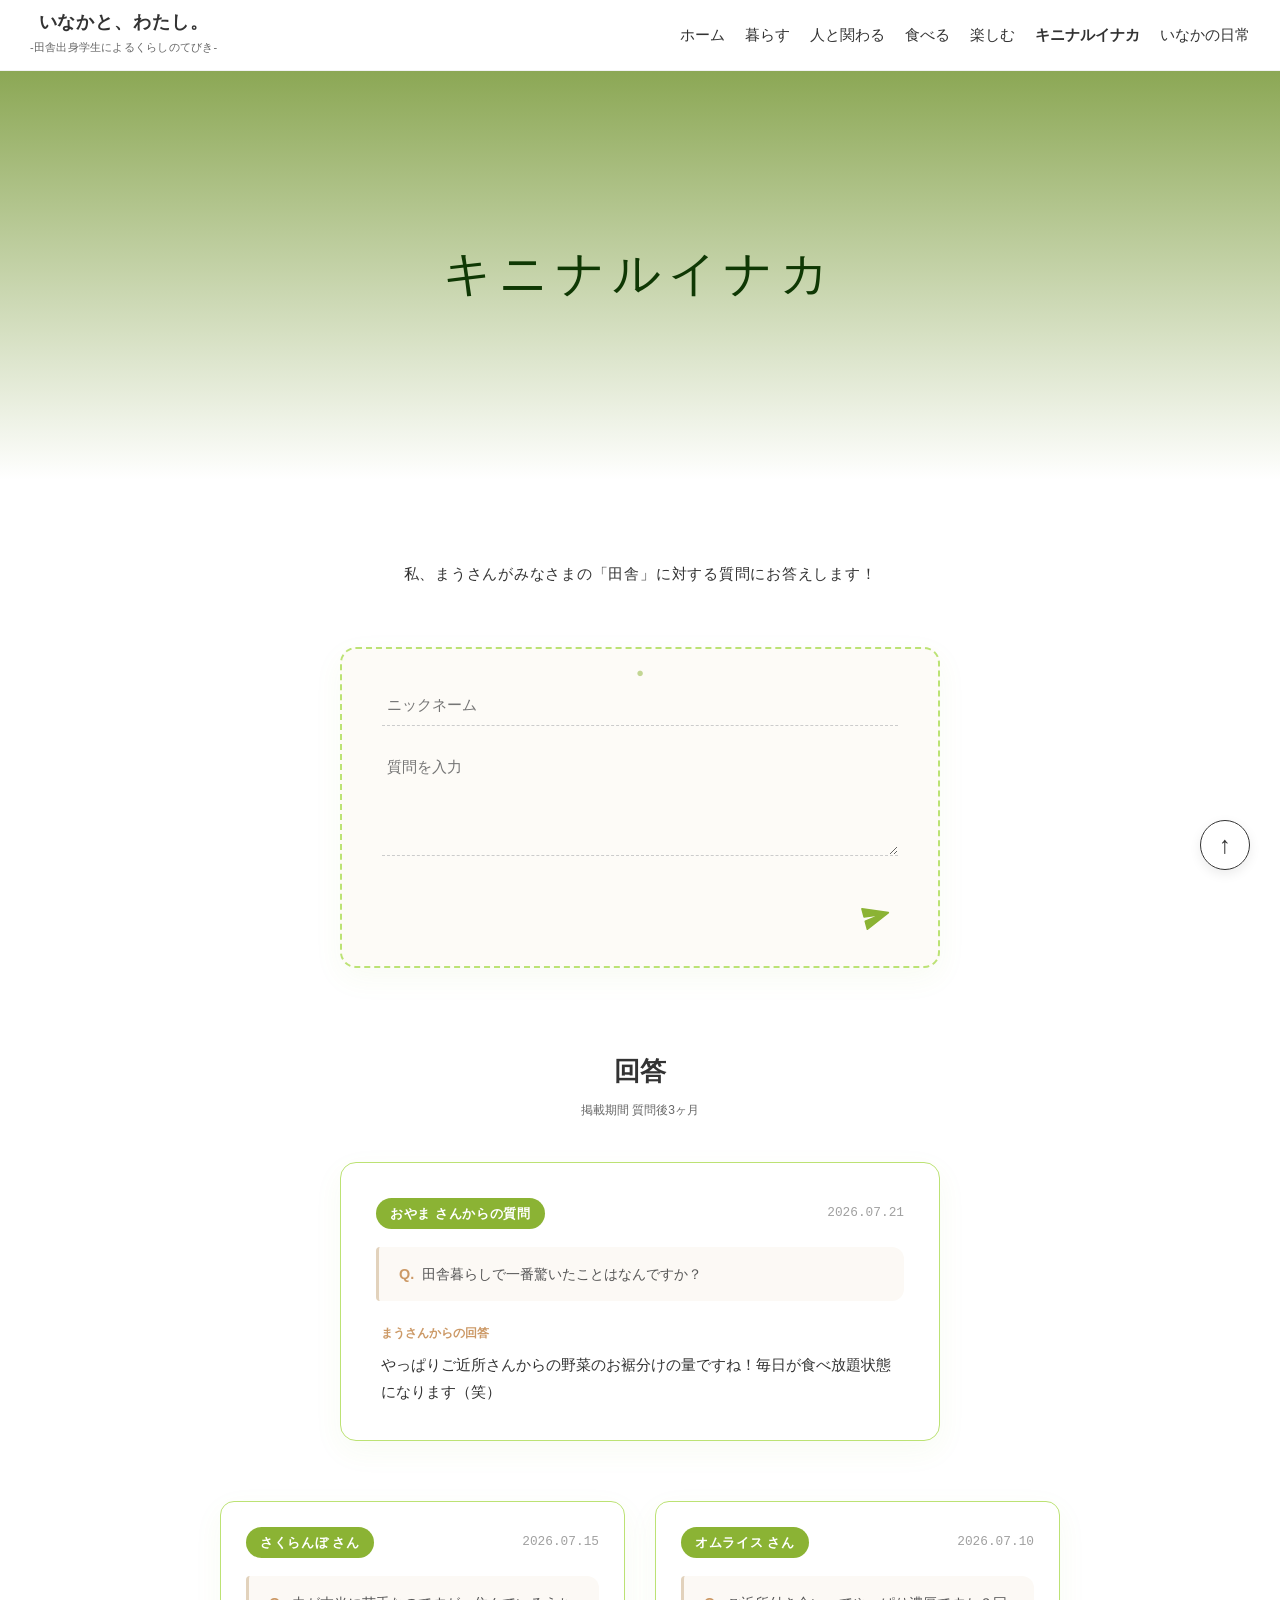
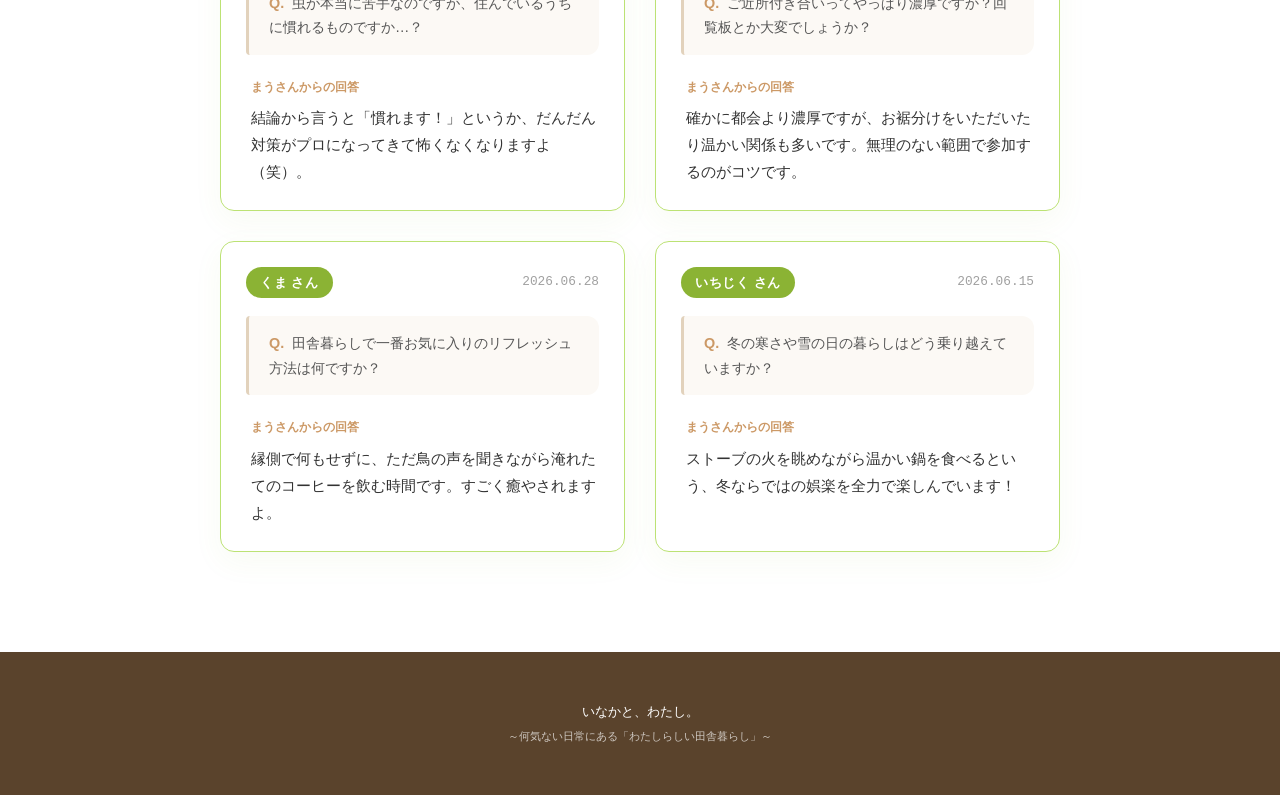
<file: kininaru.html>
<!DOCTYPE html>
<html lang="ja">

<head>
  <meta charset="UTF-8" />
  <meta name="viewport" content="width=device-width, initial-scale=1.0" />
  <title>キニナルイナカ - いなかと、わたし。</title>
  <meta name="description" content="キニナルイナカ 質問箱" />
  <link rel="stylesheet" href="./css/kurasu.css" />
  <!-- 🆕 新しいCSSファイルをここで追加で読み込みます -->
  <link rel="stylesheet" href="./css/common.css" />
  <link rel="stylesheet" href="./css/kininaru.css" />
</head>

<script>
  document.addEventListener("DOMContentLoaded", () => {
    const siteLogo = document.querySelector(".site-logo");
    const mainNav = document.querySelector(".main-nav");

    function checkNavigationLayout() {
      document.body.classList.remove("is-mobile-mode");
      const logoRight = siteLogo.getBoundingClientRect().right;
      const navLeft = mainNav.getBoundingClientRect().left;

      if (navLeft - logoRight < 30) {
        document.body.classList.add("is-mobile-mode");
      }
    }

    window.addEventListener("resize", checkNavigationLayout);
    checkNavigationLayout();
  });
</script>

<body>
  <!-- --- 1. Header Area --- -->
  <header class="site-header">
    <div class="site-header__inner">
      <h1 class="site-logo">
        <a href="index.html">
          <span class="site-logo__text">いなかと、わたし。</span>
          <span class="site-logo__subtext">-田舎出身学生によるくらしのてびき-</span>
        </a>
      </h1>

      <input type="checkbox" id="nav-toggle" class="visually-hidden" />
      <label for="nav-toggle" class="nav-toggle-open" aria-label="メニューを開く">
        <span></span><span></span><span></span>
      </label>

      <nav class="main-nav">
        <label for="nav-toggle" class="nav-toggle-close" aria-label="メニューを閉じる">✕</label>
        <ul class="nav-list">
          <li><a href="index.html" class="nav-list__link">ホーム</a></li>
          <li><a href="kurasu.html" class="nav-list__link">暮らす</a></li>
          <li><a href="hito.html" class="nav-list__link">人と関わる</a></li>
          <li><a href="taberu.html" class="nav-list__link">食べる</a></li>
          <li><a href="tanoshimu.html" class="nav-list__link">楽しむ</a></li>
          <li><a href="kininaru.html" class="nav-list__link current-page">キニナルイナカ</a></li>
          <li><a href="nichijo.html" class="nav-list__link">いなかの日常</a></li>
        </ul>
      </nav>
    </div>
  </header>

  <!-- --- 2. Main Content Area --- -->
  <main class="site-main">
    <!-- タイトルの塊 -->
    <section class="qbox-hero">
      <h2 class="qbox-hero__title">キニナルイナカ</h2>
    </section>

    <!-- ボディ部分のコンテナ -->
    <div class="container">

      <!-- 💡 ココ！タイトルとフォームのちょうど真ん中に配置 -->
      <p class="qbox-intro">
        私、まうさんがみなさまの「田舎」に対する質問にお答えします！
      </p>

      <!-- 📥 質問投稿フォーム -->
      <form class="qbox-form-card">
        <div class="qbox-input-group">
          <input type="text" class="qbox-input-name" placeholder="ニックネーム" required>
        </div>
        <div class="qbox-input-group">
          <textarea class="qbox-input-text" placeholder="質問を入力" rows="5" required></textarea>
        </div>
        <!-- 紙飛行機送信ボタン -->
        <button type="submit" class="qbox-submit-btn" aria-label="送信する">
          <svg viewBox="0 0 24 24" class="icon-paperplane">
            <path d="M2 21l21-9L2 3v7l15 2-15 2v7z" fill="none" stroke="#999" stroke-width="1.5"
              stroke-linejoin="round" />
          </svg>
        </button>
      </form>

      <!-- 以下、回答セクションへと続きます... -->
      <!-- 💬 回答セクション見出し -->
      <div class="qbox-reply-header">
        <h3>回答</h3>
        <span>掲載期間 質問後3ヶ月</span>
      </div>

      <!-- 🌟 大きな最新の回答 -->
      <div class="qbox-answer-card large-card">
        <span class="qbox-nickname">おやま さんからの質問</span>
        <span class="qbox-date">2026.07.21</span>

        <div class="qbox-question-box">
          <p class="qbox-question-text">田舎暮らしで一番驚いたことはなんですか？</p>
        </div>

        <div class="qbox-reply-box">
          <span class="qbox-reply-label">まうさんからの回答</span>
          <p class="qbox-reply-text">やっぱりご近所さんからの野菜のお裾分けの量ですね！毎日が食べ放題状態になります（笑）</p>
        </div>
      </div>

      <!-- 📚 過去の回答一覧（2カラムのグリッド） -->
      <div class="qbox-grid-container">

        <!-- カード1 -->
        <div class="qbox-answer-card">
          <span class="qbox-nickname">さくらんぼ さん</span>
          <span class="qbox-date">2026.07.15</span>
          <div class="qbox-question-box">
            <p class="qbox-question-text">虫が本当に苦手なのですが、住んでいるうちに慣れるものですか…？</p>
          </div>
          <div class="qbox-reply-box">
            <span class="qbox-reply-label">まうさんからの回答</span>
            <p class="qbox-reply-text">結論から言うと「慣れます！」というか、だんだん対策がプロになってきて怖くなくなりますよ（笑）。</p>
          </div>
        </div>

        <!-- カード2 -->
        <div class="qbox-answer-card">
          <span class="qbox-nickname">オムライス さん</span>
          <span class="qbox-date">2026.07.10</span>
          <div class="qbox-question-box">
            <p class="qbox-question-text">ご近所付き合いってやっぱり濃厚ですか？回覧板とか大変でしょうか？</p>
          </div>
          <div class="qbox-reply-box">
            <span class="qbox-reply-label">まうさんからの回答</span>
            <p class="qbox-reply-text">確かに都会より濃厚ですが、お裾分けをいただいたり温かい関係も多いです。無理のない範囲で参加するのがコツです。</p>
          </div>
        </div>

        <!-- カード3 -->
        <div class="qbox-answer-card">
          <span class="qbox-nickname">くま さん</span>
          <span class="qbox-date">2026.06.28</span>
          <div class="qbox-question-box">
            <p class="qbox-question-text">田舎暮らしで一番お気に入りのリフレッシュ方法は何ですか？</p>
          </div>
          <div class="qbox-reply-box">
            <span class="qbox-reply-label">まうさんからの回答</span>
            <p class="qbox-reply-text">縁側で何もせずに、ただ鳥の声を聞きながら淹れたてのコーヒーを飲む時間です。すごく癒やされますよ。</p>
          </div>
        </div>

        <!-- カード4 -->
        <div class="qbox-answer-card">
          <span class="qbox-nickname">いちじく さん</span>
          <span class="qbox-date">2026.06.15</span>
          <div class="qbox-question-box">
            <p class="qbox-question-text">冬の寒さや雪の日の暮らしはどう乗り越えていますか？</p>
          </div>
          <div class="qbox-reply-box">
            <span class="qbox-reply-label">まうさんからの回答</span>
            <p class="qbox-reply-text">ストーブの火を眺めながら温かい鍋を食べるという、冬ならではの娯楽を全力で楽しんでいます！</p>
          </div>
        </div>

      </div>

      <!-- ページトップへ戻るボタン -->
      <a href="#" class="btn-to-top" aria-label="ページトップへ戻る">↑</a>
    </div>
  </main>

  <!-- --- 3. Footer Area --- -->
  <footer class="site-footer">
    <div class="container">
      <div class="footer-logo">
        <span class="footer-logo__text">いなかと、わたし。</span>
        <span class="footer-logo__text-small">～何気ない日常にある「わたしらしい田舎暮らし」～</span>
      </div>
    </div>
  </footer>
</body>

</html>
</file>
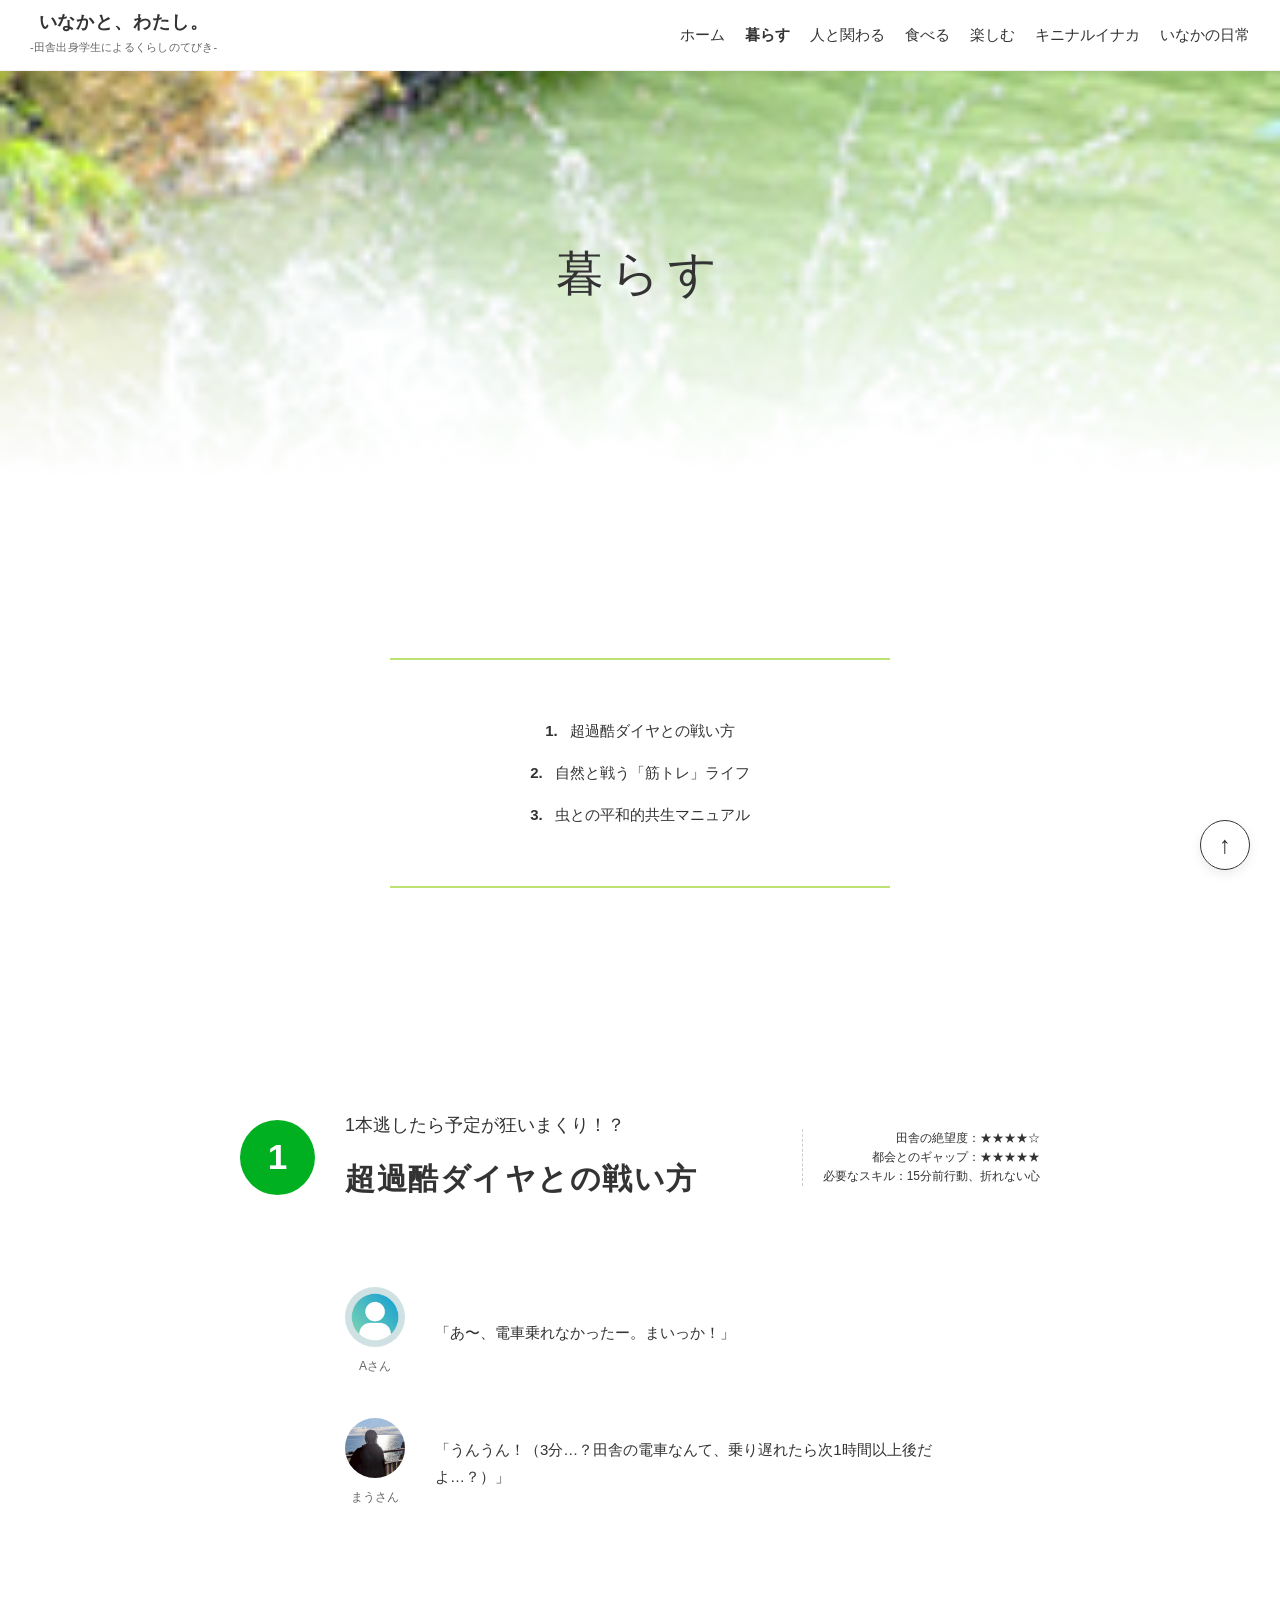
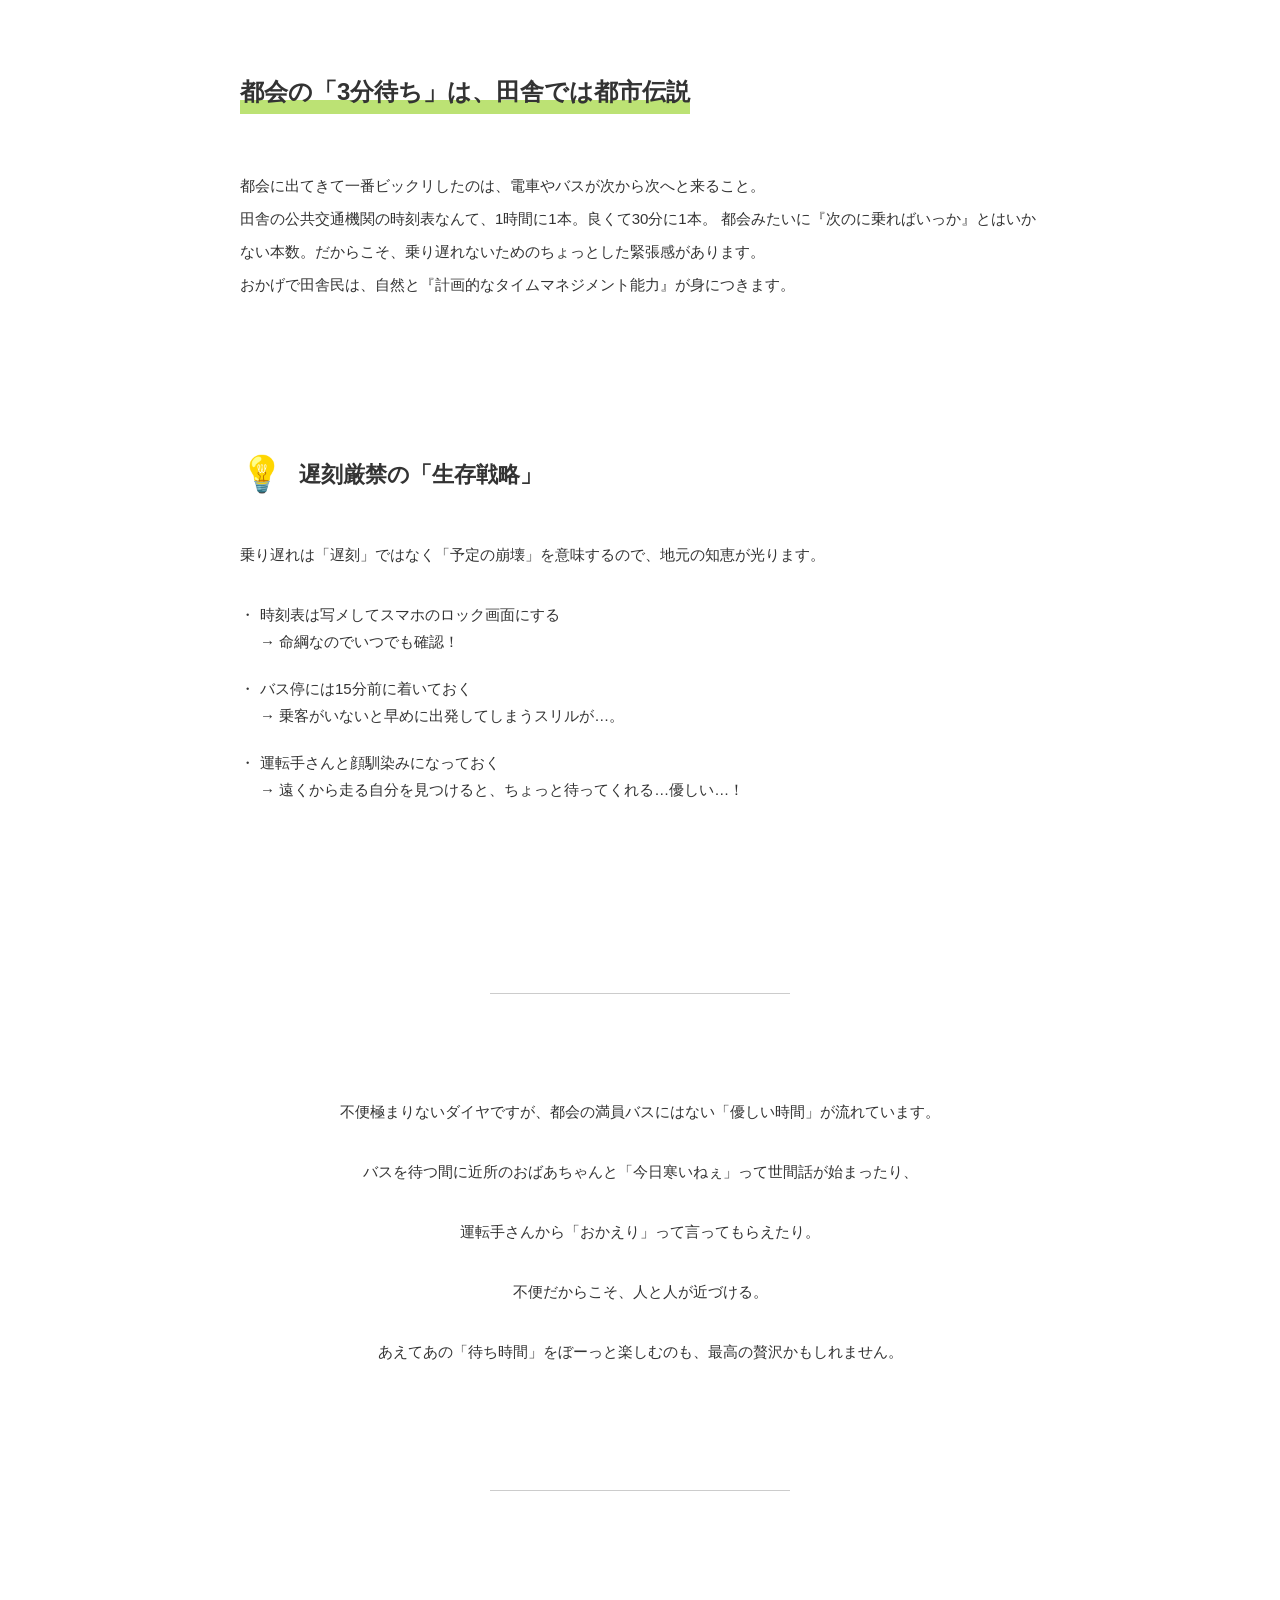
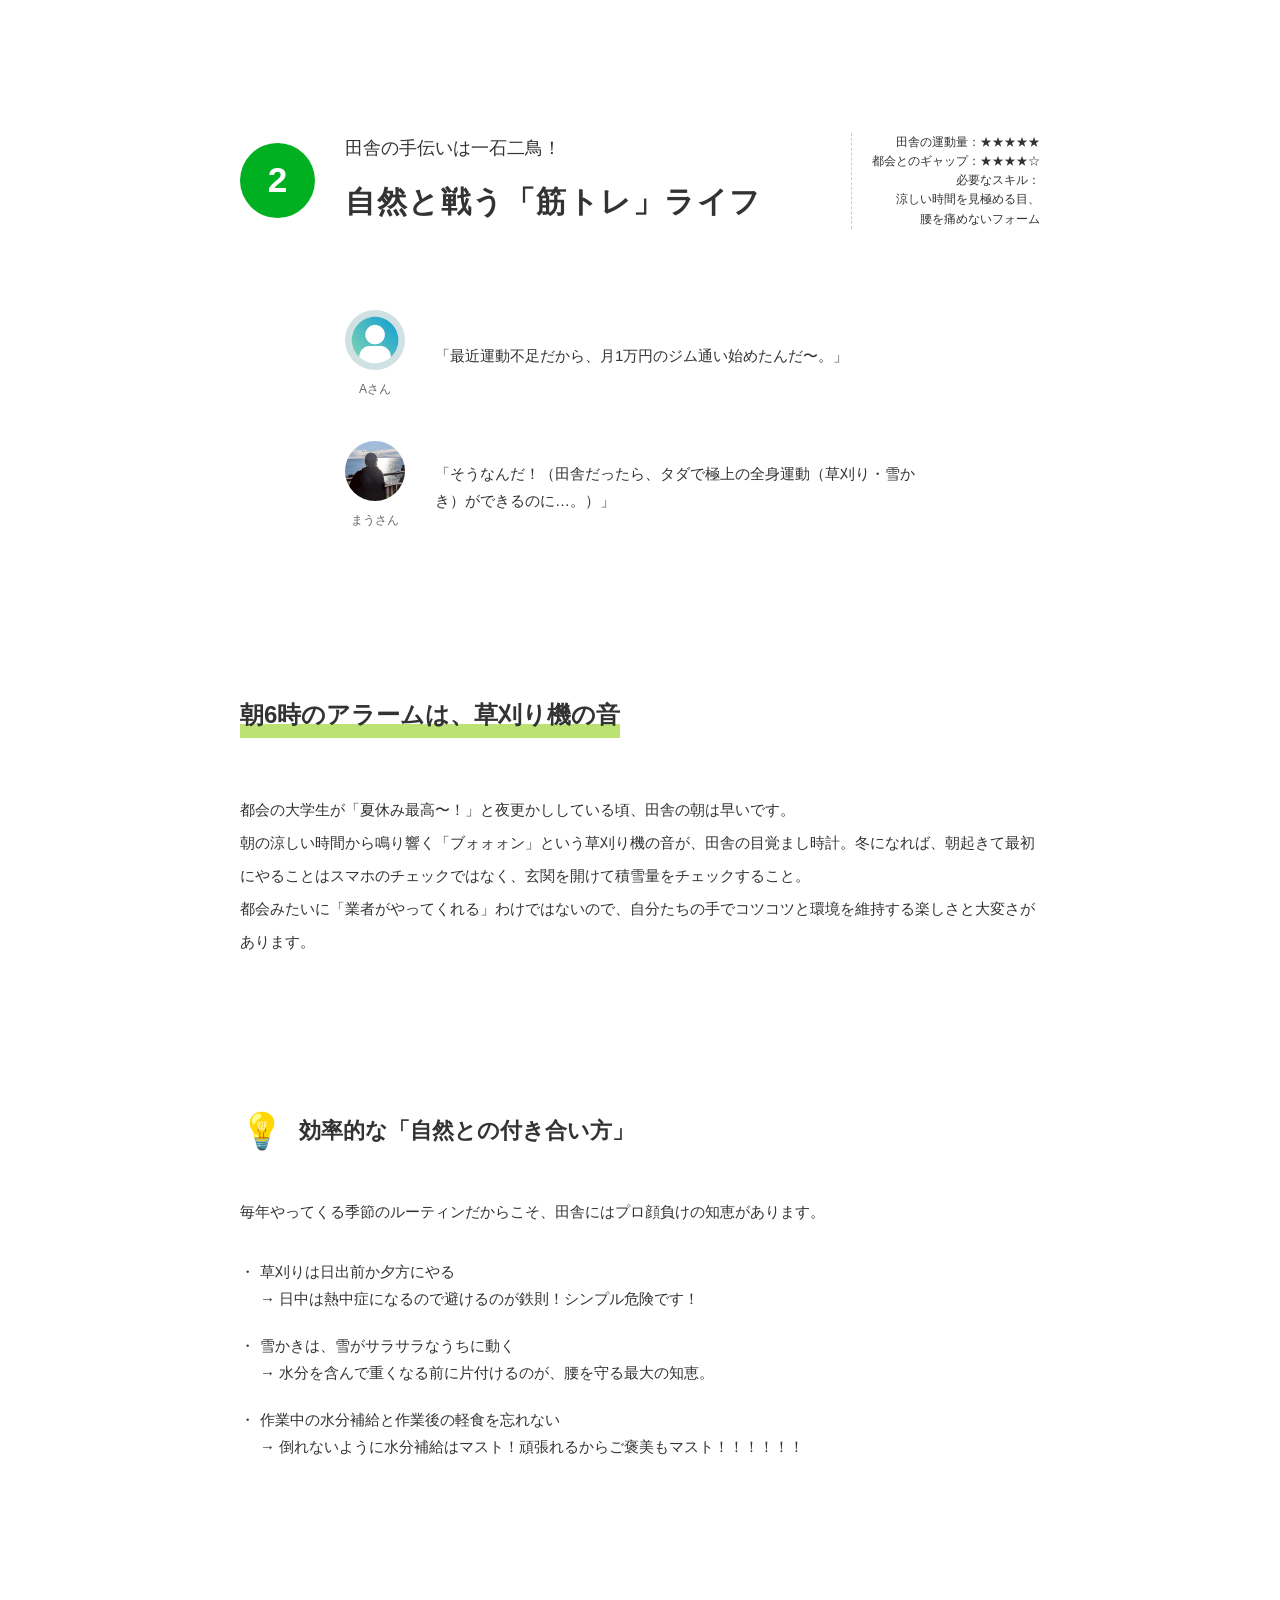
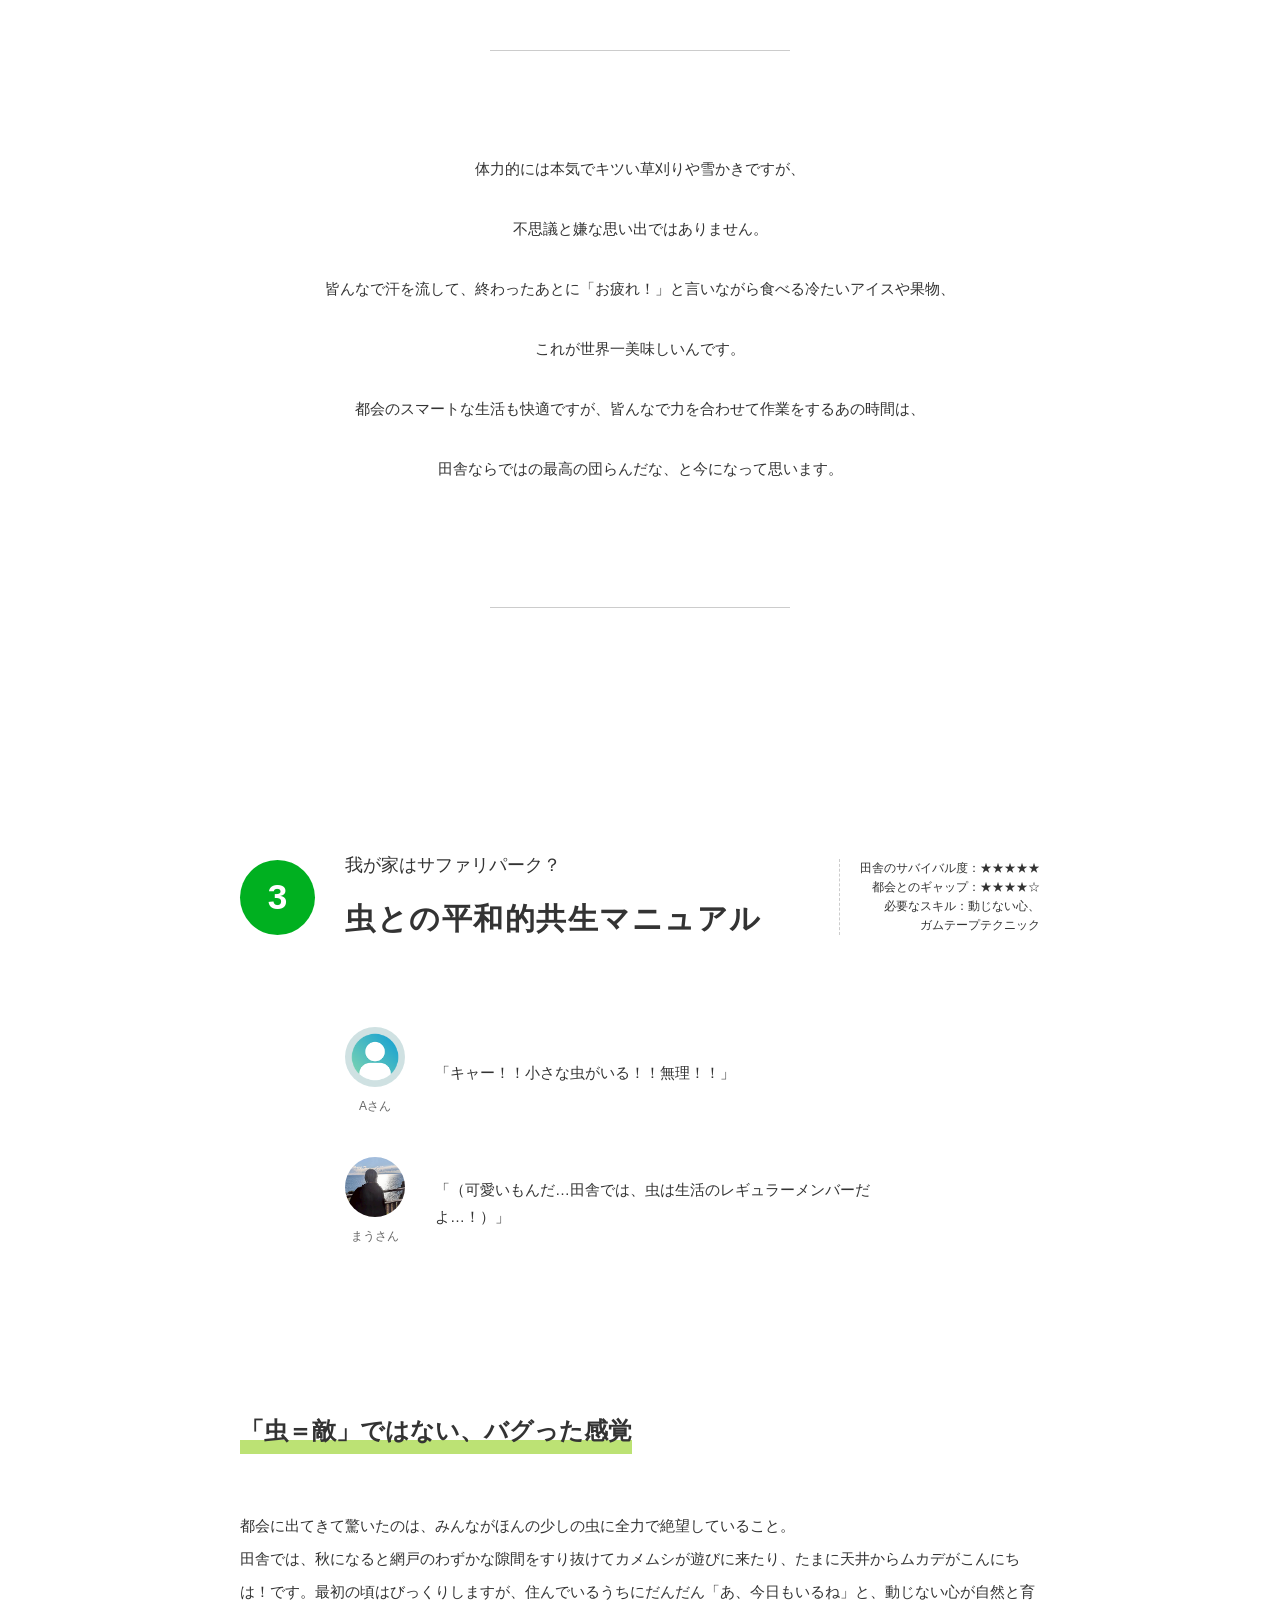
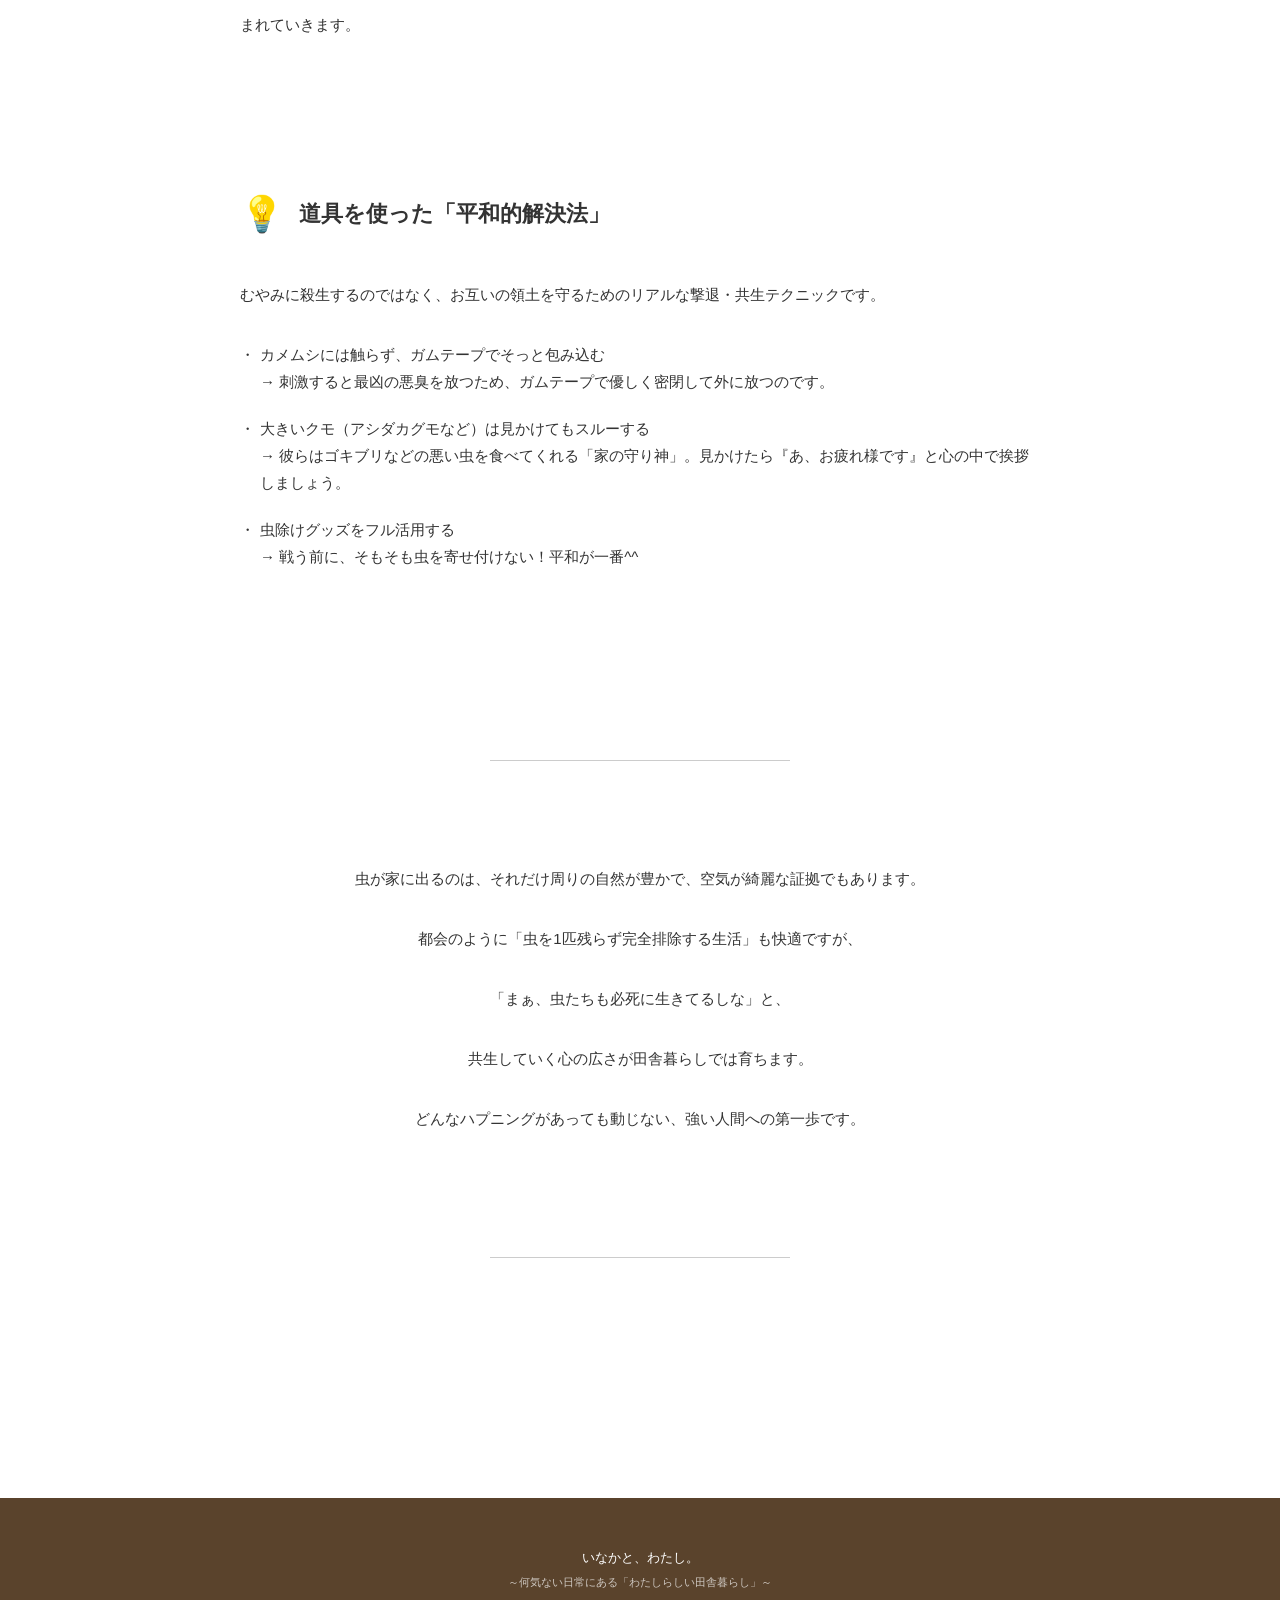
<file: kurasu.html>
<!DOCTYPE html>
<html lang="ja">

<head>
  <meta charset="UTF-8" />
  <meta name="viewport" content="width=device-width, initial-scale=1.0" />
  <title>暮らす - いなかと、わたし。</title>
  <meta name="description" content="暮らす" />
  <link rel="stylesheet" href="./css/common.css" />
  <link rel="stylesheet" href="./css/kurasu.css" />

  <!-- 💡 JavaScriptは必ず </head> の内側に書きます -->
  <script>
    document.addEventListener("DOMContentLoaded", () => {
      const siteLogo = document.querySelector(".site-logo");
      const mainNav = document.querySelector(".main-nav");

      function checkNavigationLayout() {
        document.body.classList.remove("is-mobile-mode");
        const logoRight = siteLogo.getBoundingClientRect().right;
        const navLeft = mainNav.getBoundingClientRect().left;

        if (navLeft - logoRight < 30) {
          document.body.classList.add("is-mobile-mode");
        }
      }

      window.addEventListener("resize", checkNavigationLayout);
      checkNavigationLayout();
    });
  </script>
</head>

<body>
  <!-- --- 1. Header Area --- -->
  <header class="site-header">
    <div class="site-header__inner">
      <h1 class="site-logo">
        <a href="index.html">
          <span class="site-logo__text">いなかと、わたし。</span>
          <span class="site-logo__subtext">-田舎出身学生によるくらしのてびき-</span>
        </a>
      </h1>

      <input type="checkbox" id="nav-toggle" class="visually-hidden" />
      <label for="nav-toggle" class="nav-toggle-open" aria-label="メニューを開く">
        <span></span><span></span><span></span>
      </label>

      <nav class="main-nav">
        <label for="nav-toggle" class="nav-toggle-close" aria-label="メニューを閉じる">✕</label>
        <ul class="nav-list">
          <li><a href="index.html" class="nav-list__link">ホーム</a></li>
          <li><a href="kurasu.html" class="nav-list__link current-page">暮らす</a></li>
          <li><a href="hito.html" class="nav-list__link">人と関わる</a></li>
          <li><a href="taberu.html" class="nav-list__link">食べる</a></li>
          <li><a href="tanoshimu.html" class="nav-list__link">楽しむ</a></li>
          <li><a href="kininaru.html" class="nav-list__link">キニナルイナカ</a></li>
          <li><a href="nichijo.html" class="nav-list__link">いなかの日常</a></li>
        </ul>
      </nav>
    </div>
  </header>

  <!-- --- 2. Main Content Area --- -->
  <main class="site-main">
    <section class="page-hero" style="background-image: linear-gradient(to bottom, rgba(255, 255, 255, 0) 0%, rgba(255, 255, 255, 1) 100%), url('img/4.png');">
  <h1 class="page-hero__title">暮らす</h1>
</section>

    <div class="container">
      <!-- 目次セクション -->
      <div class="toc-block">
        <ul class="toc-list">
          <li><a href="#topic-1"><span>1.</span> 超過酷ダイヤとの戦い方 </a></li>
          <li><a href="#topic-2"><span>2.</span> 自然と戦う「筋トレ」ライフ</a></li>
          <li><a href="#topic-3"><span>3.</span> 虫との平和的共生マニュアル</a></li>
        </ul>
      </div>

      <!-- 記事コンテンツセクション全体 -->
      <section class="article-content-body">
        <!-- トピック1 -->
        <div id="topic-1" class="article-section">
          <div class="article-header">
            <div class="article-title-wrap">
              <div class="number-badge">1</div>
              <div class="article-title">
                <div class="article-title__sub">1本逃したら予定が狂いまくり！？</div>
                <h3 class="article-title__main">超過酷ダイヤとの戦い方</h3>
              </div>
            </div>
            <div class="difficulty-badge">
              田舎の絶望度：★★★★☆<br />
              都会とのギャップ：★★★★★<br />
              必要なスキル：15分前行動、折れない心
            </div>
          </div>

          <div class="dialogue-section">
            <div class="dialogue-row">
              <!-- Aさん側 -->
              <div class="dialogue-user-wrap">
                <div class="dialogue-avatar"
                  style="overflow: hidden; display: flex; align-items: center; justify-content: center;">
                  <img src="img/icon.png" alt="Aさん" style="width: 100%; height: 100%; object-fit: cover;">
                </div>
                <span class="dialogue-name">Aさん</span>
              </div>
              <div class="dialogue-text">「あ〜、電車乗れなかったー。まいっか！」</div>
            </div>
            <div class="dialogue-row">
              <!-- まうさん側 -->
              <div class="dialogue-user-wrap">
                <div class="dialogue-avatar"
                  style="overflow: hidden; display: flex; align-items: center; justify-content: center;">
                  <img src="img/m1.png" alt="まうさん" style="width: 100%; height: 100%; object-fit: cover;">
                </div>
                <span class="dialogue-name">まうさん</span>
              </div>
              <div class="dialogue-text">「うんうん！（3分…？田舎の電車なんて、乗り遅れたら次1時間以上後だよ…？）」</div>
            </div>
          </div>

          <h4 class="highlight-heading">都会の「3分待ち」は、田舎では都市伝説</h4>
          <p class="article-text">
            都会に出てきて一番ビックリしたのは、電車やバスが次から次へと来ること。<br />
            田舎の公共交通機関の時刻表なんて、1時間に1本。良くて30分に1本。 都会みたいに『次のに乗ればいっか』とはいかない本数。だからこそ、乗り遅れないためのちょっとした緊張感があります。<br />
            おかげで田舎民は、自然と『計画的なタイムマネジメント能力』が身につきます。
          </p>

          <div class="icon-heading">
            <span class="icon-heading__icon">💡</span>
            <h4 class="icon-heading__text">遅刻厳禁の「生存戦略」</h4>
          </div>
          <p class="article-text secondary-intro">
            乗り遅れは「遅刻」ではなく「予定の崩壊」を意味するので、地元の知恵が光ります。
          </p>

          <ul class="custom-list">
            <li> 時刻表は写メしてスマホのロック画面にする<br /> → 命綱なのでいつでも確認！</li>
            <li> バス停には15分前に着いておく<br /> → 乗客がいないと早めに出発してしまうスリルが…。</li>
            <li> 運転手さんと顔馴染みになっておく<br /> → 遠くから走る自分を見つけると、ちょっと待ってくれる…優しい…！</li>
          </ul>

          <hr class="thin-separator" aria-hidden="true" />

          <div class="epilogue-block">
            <p>不便極まりないダイヤですが、都会の満員バスにはない「優しい時間」が流れています。</p>
            <p>バスを待つ間に近所のおばあちゃんと「今日寒いねぇ」って世間話が始まったり、</p>
            <p>運転手さんから「おかえり」って言ってもらえたり。 </p>
            <p>不便だからこそ、人と人が近づける。</p>
            <p>あえてあの「待ち時間」をぼーっと楽しむのも、最高の贅沢かもしれません。</p>
          </div>
          <hr class="thin-separator" aria-hidden="true" />
        </div>

        <div id="topic-2" class="article-section">
          <div class="article-header">
            <div class="article-title-wrap">
              <div class="number-badge">2</div>
              <div class="article-title">
                <div class="article-title__sub">田舎の手伝いは一石二鳥！</div>
                <h3 class="article-title__main">自然と戦う「筋トレ」ライフ</h3>
              </div>
            </div>
            <div class="difficulty-badge">
              田舎の運動量：★★★★★<br />
              都会とのギャップ：★★★★☆<br />
              必要なスキル：<br />
              涼しい時間を見極める目、<br />
              腰を痛めないフォーム
            </div>
          </div>

          <div class="dialogue-section">
            <div class="dialogue-row">
              <!-- Aさん側 -->
              <div class="dialogue-user-wrap">
                <div class="dialogue-avatar"
                  style="overflow: hidden; display: flex; align-items: center; justify-content: center;">
                  <img src="img/icon.png" alt="Aさん" style="width: 100%; height: 100%; object-fit: cover;">
                </div>
                <span class="dialogue-name">Aさん</span>
              </div>
              <div class="dialogue-text">「最近運動不足だから、月1万円のジム通い始めたんだ〜。」</div>
            </div>
            <div class="dialogue-row">
              <!-- まうさん側 -->
              <div class="dialogue-user-wrap">
                <div class="dialogue-avatar"
                  style="overflow: hidden; display: flex; align-items: center; justify-content: center;">
                  <img src="img/m1.png" alt="まうさん" style="width: 100%; height: 100%; object-fit: cover;">
                </div>
                <span class="dialogue-name">まうさん</span>
              </div>
              <div class="dialogue-text">「そうなんだ！（田舎だったら、タダで極上の全身運動（草刈り・雪かき）ができるのに…。）」</div>
            </div>
          </div>

          <h4 class="highlight-heading">朝6時のアラームは、草刈り機の音</h4>
          <p class="article-text">
            都会の大学生が「夏休み最高〜！」と夜更かししている頃、田舎の朝は早いです。<br />
            朝の涼しい時間から鳴り響く「ブォォォン」という草刈り機の音が、田舎の目覚まし時計。冬になれば、朝起きて最初にやることはスマホのチェックではなく、玄関を開けて積雪量をチェックすること。<br />
            都会みたいに「業者がやってくれる」わけではないので、自分たちの手でコツコツと環境を維持する楽しさと大変さがあります。
          </p>

          <div class="icon-heading">
            <span class="icon-heading__icon">💡</span>
            <h4 class="icon-heading__text">効率的な「自然との付き合い方」</h4>
          </div>
          <p class="article-text secondary-intro">
            毎年やってくる季節のルーティンだからこそ、田舎にはプロ顔負けの知恵があります。
          </p>

          <ul class="custom-list">
            <li> 草刈りは日出前か夕方にやる<br /> → 日中は熱中症になるので避けるのが鉄則！シンプル危険です！</li>
            <li> 雪かきは、雪がサラサラなうちに動く<br /> → 水分を含んで重くなる前に片付けるのが、腰を守る最大の知恵。</li>
            <li> 作業中の水分補給と作業後の軽食を忘れない<br /> → 倒れないように水分補給はマスト！頑張れるからご褒美もマスト！！！！！！</li>
          </ul>

          <hr class="thin-separator" aria-hidden="true" />

          <div class="epilogue-block">
            <p>体力的には本気でキツい草刈りや雪かきですが、</p>
            <p>不思議と嫌な思い出ではありません。</p>
            <p>皆んなで汗を流して、終わったあとに「お疲れ！」と言いながら食べる冷たいアイスや果物、</p>
            <p>これが世界一美味しいんです。</p>
            <p>都会のスマートな生活も快適ですが、皆んなで力を合わせて作業をするあの時間は、</p>
            <p>田舎ならではの最高の団らんだな、と今になって思います。</p>
          </div>
          <hr class="thin-separator" aria-hidden="true" />
        </div>

        <div id="topic-3" class="article-section">
          <div class="article-header">
            <div class="article-title-wrap">
              <div class="number-badge">3</div>
              <div class="article-title">
                <div class="article-title__sub">我が家はサファリパーク？</div>
                <h3 class="article-title__main">虫との平和的共生マニュアル</h3>
              </div>
            </div>
            <div class="difficulty-badge">
              田舎のサバイバル度：★★★★★<br />
              都会とのギャップ：★★★★☆<br />
              必要なスキル：動じない心、<br />ガムテープテクニック
            </div>
          </div>

          <div class="dialogue-section">
            <div class="dialogue-row">
              <!-- Aさん側 -->
              <div class="dialogue-user-wrap">
                <div class="dialogue-avatar"
                  style="overflow: hidden; display: flex; align-items: center; justify-content: center;">
                  <img src="img/icon.png" alt="Aさん" style="width: 100%; height: 100%; object-fit: cover;">
                </div>
                <span class="dialogue-name">Aさん</span>
              </div>
              <div class="dialogue-text">「キャー！！小さな虫がいる！！無理！！」</div>
            </div>
            <div class="dialogue-row">
              <!-- まうさん側 -->
              <div class="dialogue-user-wrap">
                <div class="dialogue-avatar"
                  style="overflow: hidden; display: flex; align-items: center; justify-content: center;">
                  <img src="img/m1.png" alt="まうさん" style="width: 100%; height: 100%; object-fit: cover;">
                </div>
                <span class="dialogue-name">まうさん</span>
              </div>
              <div class="dialogue-text">「（可愛いもんだ…田舎では、虫は生活のレギュラーメンバーだよ…！）」</div>
            </div>
          </div>

          <h4 class="highlight-heading">「虫＝敵」ではない、バグった感覚</h4>
          <p class="article-text">
            都会に出てきて驚いたのは、みんながほんの少しの虫に全力で絶望していること。<br />
            田舎では、秋になると網戸のわずかな隙間をすり抜けてカメムシが遊びに来たり、たまに天井からムカデがこんにちは！です。最初の頃はびっくりしますが、住んでいるうちにだんだん「あ、今日もいるね」と、動じない心が自然と育まれていきます。
          </p>

          <div class="icon-heading">
            <span class="icon-heading__icon">💡</span>
            <h4 class="icon-heading__text">道具を使った「平和的解決法」</h4>
          </div>
          <p class="article-text secondary-intro">
            むやみに殺生するのではなく、お互いの領土を守るためのリアルな撃退・共生テクニックです。
          </p>

          <ul class="custom-list">
            <li> カメムシには触らず、ガムテープでそっと包み込む<br /> → 刺激すると最凶の悪臭を放つため、ガムテープで優しく密閉して外に放つのです。</li>
            <li> 大きいクモ（アシダカグモなど）は見かけてもスルーする<br /> → 彼らはゴキブリなどの悪い虫を食べてくれる「家の守り神」。見かけたら『あ、お疲れ様です』と心の中で挨拶しましょう。</li>
            <li> 虫除けグッズをフル活用する<br /> → 戦う前に、そもそも虫を寄せ付けない！平和が一番^^</li>
          </ul>

          <hr class="thin-separator" aria-hidden="true" />

          <div class="epilogue-block">
            <p>虫が家に出るのは、それだけ周りの自然が豊かで、空気が綺麗な証拠でもあります。</p>
            <p>都会のように「虫を1匹残らず完全排除する生活」も快適ですが、</p>
            <p>「まぁ、虫たちも必死に生きてるしな」と、 </p>
            <p>共生していく心の広さが田舎暮らしでは育ちます。</p>
            <p>どんなハプニングがあっても動じない、強い人間への第一歩です。</p>
          </div>
          <hr class="thin-separator" aria-hidden="true" />
        </div>

      </section>

      <!-- ページトップへ戻るボタン -->
      <a href="#" class="btn-to-top" aria-label="ページトップへ戻る">↑</a>
    </div>
  </main>

  <!-- --- 3. Footer Area --- -->
  <footer class="site-footer">
    <div class="container">
      <div class="footer-logo">
        <span class="footer-logo__text">いなかと、わたし。</span>
        <span class="footer-logo__text-small">～何気ない日常にある「わたしらしい田舎暮らし」～</span>
      </div>
    </div>
  </footer>
</body>

</html>
</file>
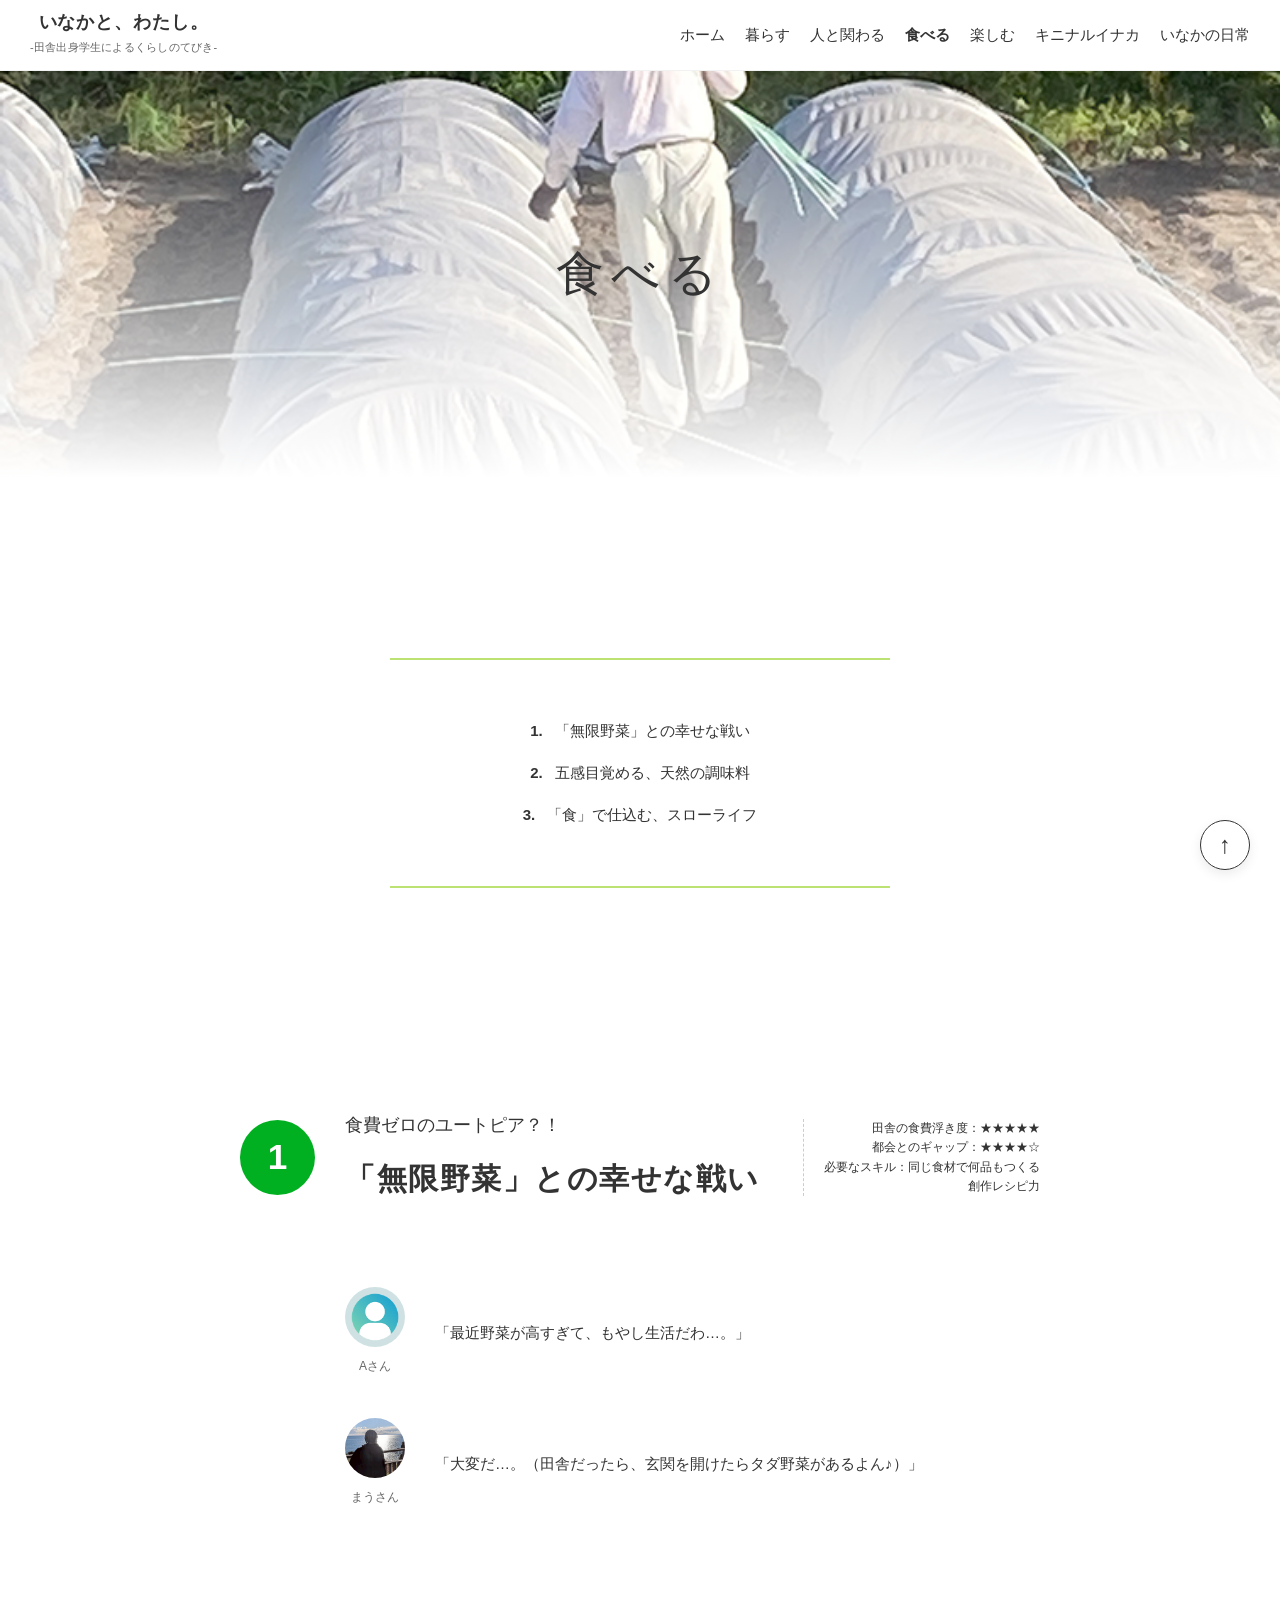
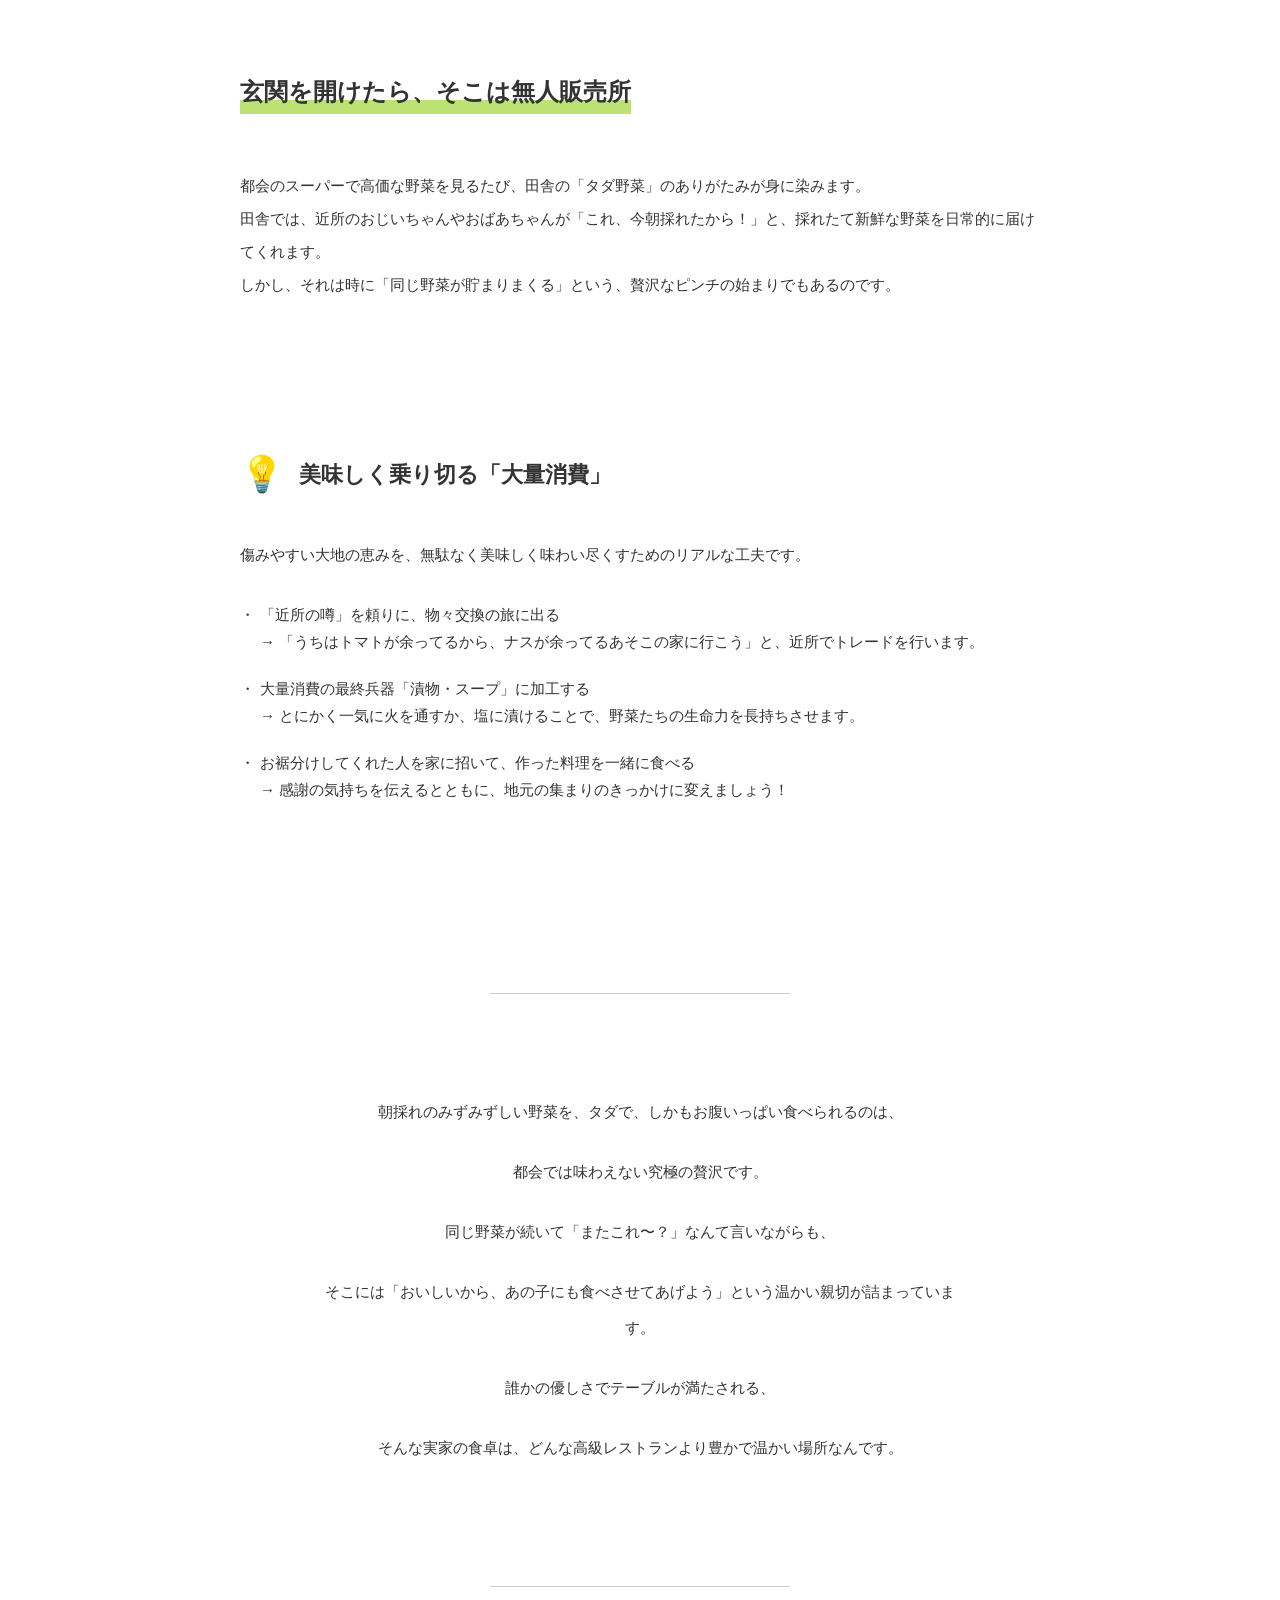
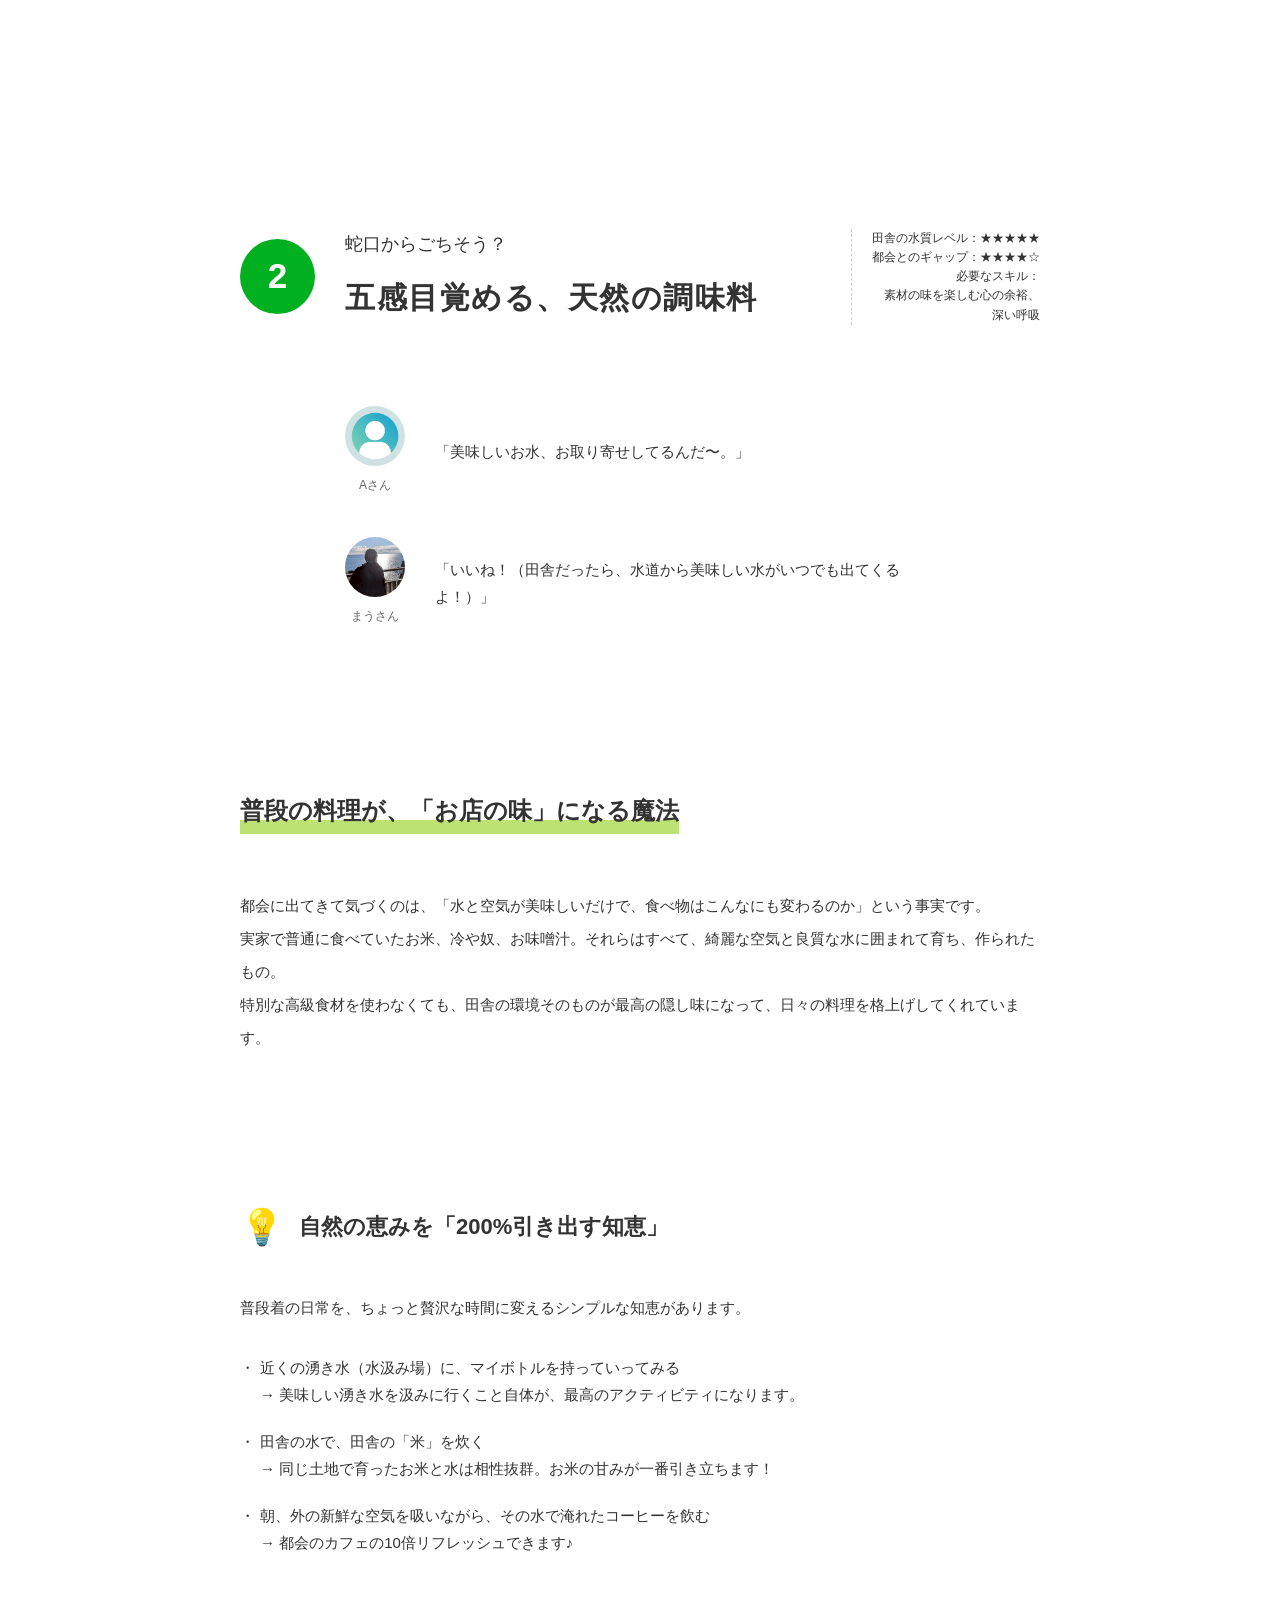
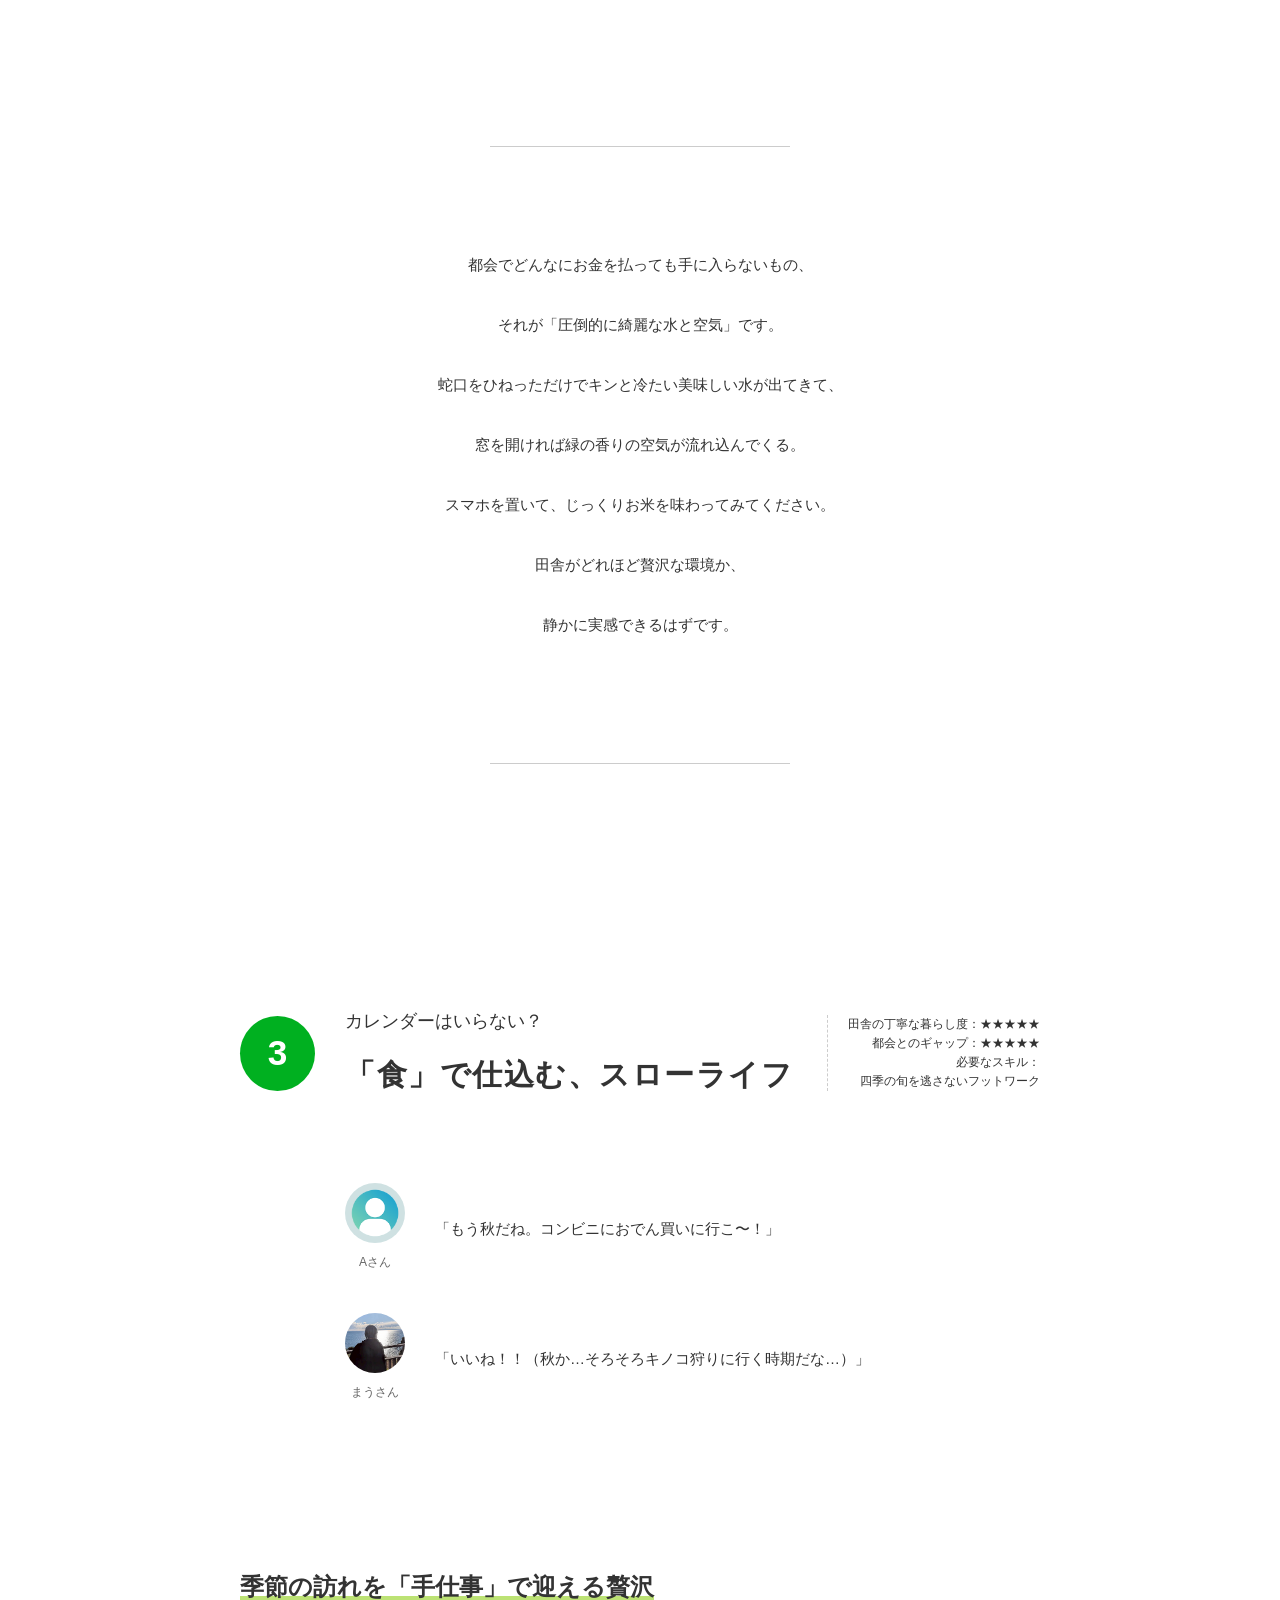
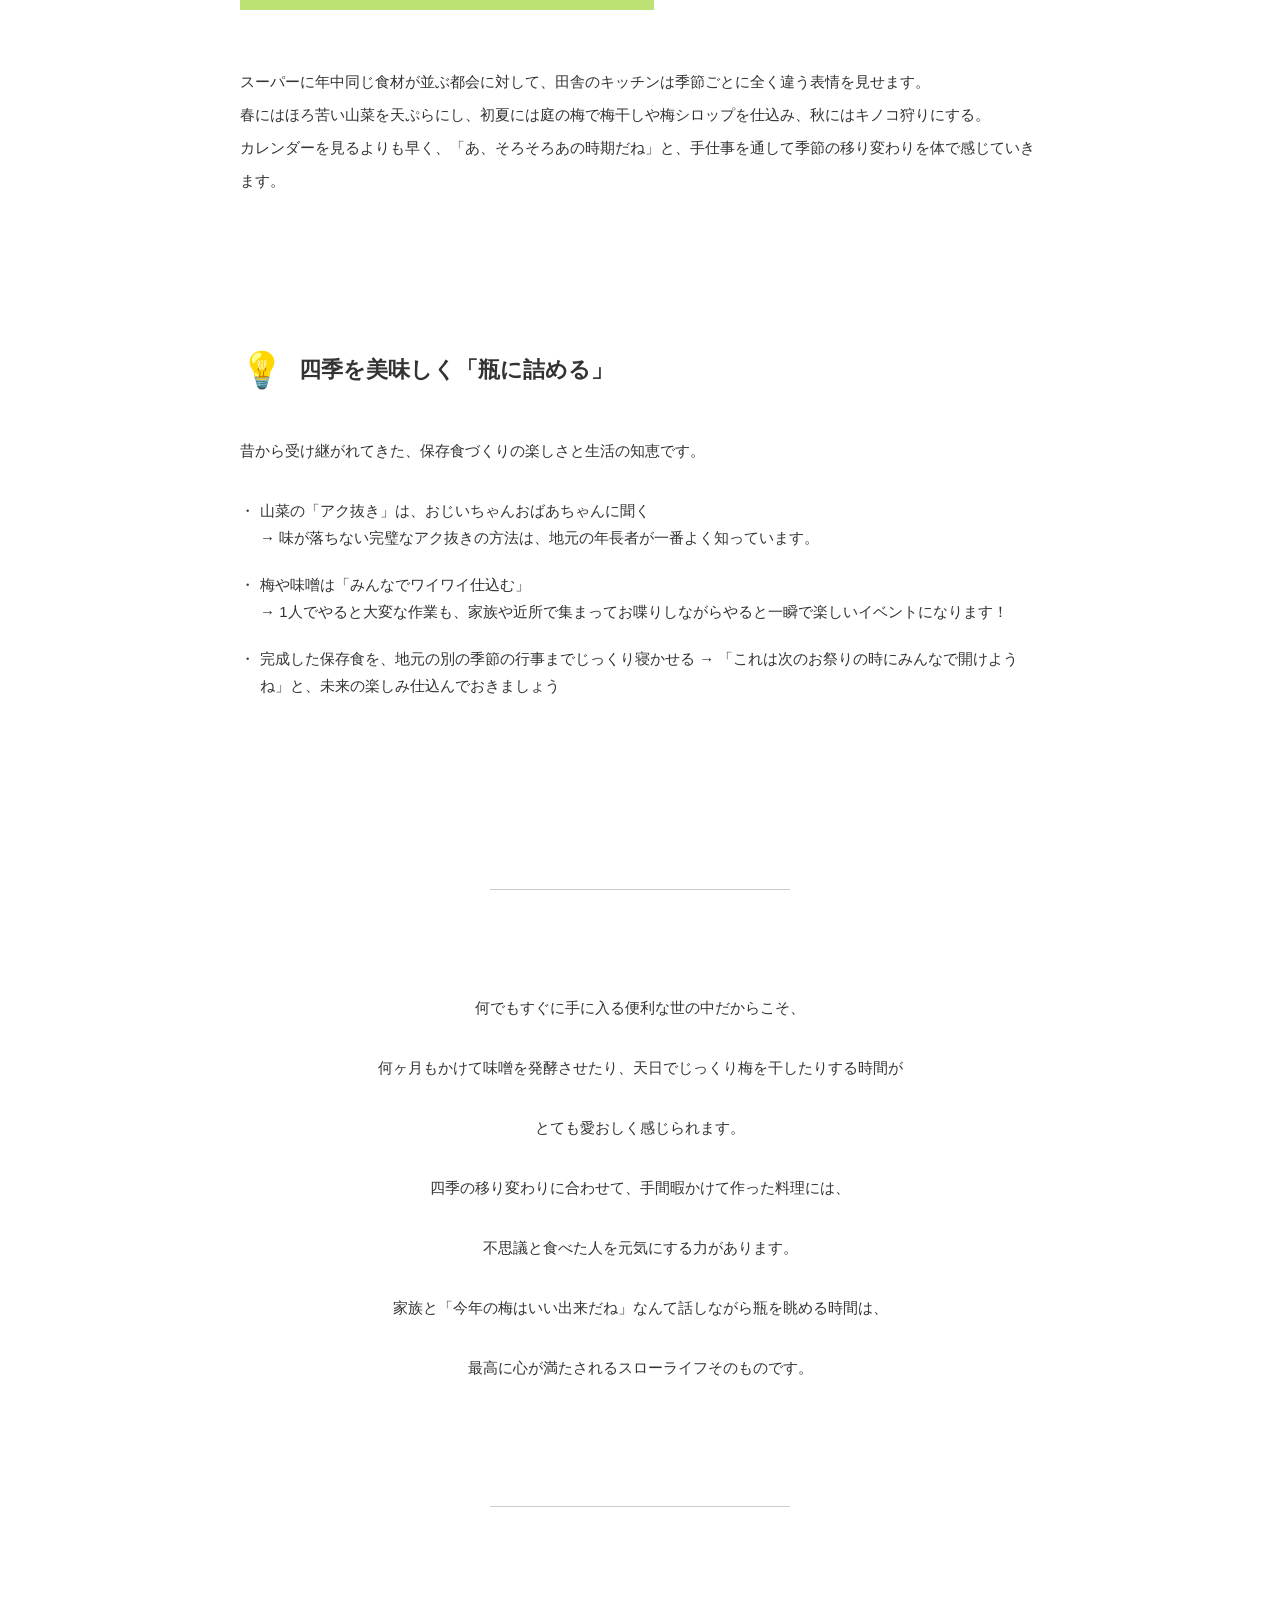
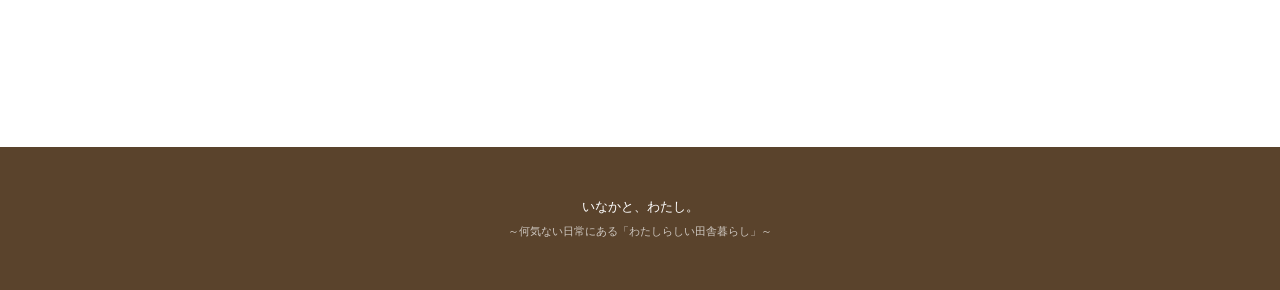
<file: taberu.html>
<!DOCTYPE html>
<html lang="ja">

<head>
  <meta charset="UTF-8" />
  <meta name="viewport" content="width=device-width, initial-scale=1.0" />
  <title>食べる - いなかと、わたし。</title>
  <meta name="description" content="食べる" />
  <link rel="stylesheet" href="./css/common.css" />
  <link rel="stylesheet" href="./css/kurasu.css" />
</head>

<script>
  document.addEventListener("DOMContentLoaded", () => {
    const siteLogo = document.querySelector(".site-logo");
    const mainNav = document.querySelector(".main-nav");

    function checkNavigationLayout() {
      document.body.classList.remove("is-mobile-mode");
      const logoRight = siteLogo.getBoundingClientRect().right;
      const navLeft = mainNav.getBoundingClientRect().left;

      if (navLeft - logoRight < 30) {
        document.body.classList.add("is-mobile-mode");
      }
    }

    window.addEventListener("resize", checkNavigationLayout);
    checkNavigationLayout();
  });
</script>

<body>
  <!-- --- 1. Header Area --- -->
  <header class="site-header">
    <div class="site-header__inner">
      <h1 class="site-logo">
        <a href="index.html">
          <span class="site-logo__text">いなかと、わたし。</span>
          <span class="site-logo__subtext">-田舎出身学生によるくらしのてびき-</span>
        </a>
      </h1>

      <input type="checkbox" id="nav-toggle" class="visually-hidden" />
      <label for="nav-toggle" class="nav-toggle-open" aria-label="メニューを開く">
        <span></span><span></span><span></span>
      </label>

      <nav class="main-nav">
        <label for="nav-toggle" class="nav-toggle-close" aria-label="メニューを閉じる">✕</label>
        <ul class="nav-list">
          <li><a href="index.html" class="nav-list__link">ホーム</a></li>
          <li><a href="kurasu.html" class="nav-list__link">暮らす</a></li>
          <li><a href="hito.html" class="nav-list__link">人と関わる</a></li>
          <li><a href="taberu.html" class="nav-list__link current-page">食べる</a></li>
          <li><a href="tanoshimu.html" class="nav-list__link">楽しむ</a></li>
          <li><a href="kininaru.html" class="nav-list__link">キニナルイナカ</a></li>
          <li><a href="nichijo.html" class="nav-list__link">いなかの日常</a></li>
        </ul>
      </nav>
    </div>
  </header>

  <!-- --- 2. Main Content Area --- -->
  <main class="site-main">
    <section class="page-hero" style="background-image: linear-gradient(to bottom, rgba(255, 255, 255, 0) 0%, rgba(255, 255, 255, 1) 100%), url('img/27.png');">
  <h1 class="page-hero__title">食べる</h1>
</section>

    <div class="container">
      <!-- 目次セクション -->
      <div class="toc-block">
        <ul class="toc-list">
          <li><a href="#topic-1"><span>1.</span> 「無限野菜」との幸せな戦い </a></li>
          <li><a href="#topic-2"><span>2.</span> 五感目覚める、天然の調味料</a></li>
          <li><a href="#topic-3"><span>3.</span> 「食」で仕込む、スローライフ</a></li>
        </ul>
      </div>

      <!-- 記事コンテンツセクション全体 -->
      <section class="article-content-body">
        <!-- トピック1 -->
        <div id="topic-1" class="article-section">
          <div class="article-header">
            <div class="article-title-wrap">
              <div class="number-badge">1</div>
              <div class="article-title">
                <div class="article-title__sub">食費ゼロのユートピア？！
                </div>
                <h3 class="article-title__main">「無限野菜」との幸せな戦い</h3>
              </div>
            </div>
            <div class="difficulty-badge">
              田舎の食費浮き度：★★★★★<br />
              都会とのギャップ：★★★★☆<br />
              必要なスキル：同じ食材で何品もつくる<br />創作レシピ力
            </div>
          </div>

          <div class="dialogue-section">
            <div class="dialogue-row">
              <!-- Aさん側 -->
              <div class="dialogue-user-wrap">
                <div class="dialogue-avatar"
                  style="overflow: hidden; display: flex; align-items: center; justify-content: center;">
                  <img src="img/icon.png" alt="Aさん" style="width: 100%; height: 100%; object-fit: cover;">
                </div>
                <span class="dialogue-name">Aさん</span>
              </div>
              <div class="dialogue-text">「最近野菜が高すぎて、もやし生活だわ…。」</div>
            </div>
            <div class="dialogue-row">
              <!-- まうさん側 -->
              <div class="dialogue-user-wrap">
                <div class="dialogue-avatar"
                  style="overflow: hidden; display: flex; align-items: center; justify-content: center;">
                  <img src="img/m1.png" alt="まうさん" style="width: 100%; height: 100%; object-fit: cover;">
                </div>
                <span class="dialogue-name">まうさん</span>
              </div>
              <div class="dialogue-text">「大変だ…。（田舎だったら、玄関を開けたらタダ野菜があるよん♪）」</div>
            </div>
          </div>

          <h4 class="highlight-heading">玄関を開けたら、そこは無人販売所</h4>
          <p class="article-text">
            都会のスーパーで高価な野菜を見るたび、田舎の「タダ野菜」のありがたみが身に染みます。<br />
            田舎では、近所のおじいちゃんやおばあちゃんが「これ、今朝採れたから！」と、採れたて新鮮な野菜を日常的に届けてくれます。<br />
            しかし、それは時に「同じ野菜が貯まりまくる」という、贅沢なピンチの始まりでもあるのです。
          </p>

          <div class="icon-heading">
            <span class="icon-heading__icon">💡</span>
            <h4 class="icon-heading__text">美味しく乗り切る「大量消費」</h4>
          </div>
          <p class="article-text secondary-intro">
            傷みやすい大地の恵みを、無駄なく美味しく味わい尽くすためのリアルな工夫です。
          </p>

          <ul class="custom-list">
            <li> 「近所の噂」を頼りに、物々交換の旅に出る<br /> → 「うちはトマトが余ってるから、ナスが余ってるあそこの家に行こう」と、近所でトレードを行います。</li>
            <li> 大量消費の最終兵器「漬物・スープ」に加工する<br /> → とにかく一気に火を通すか、塩に漬けることで、野菜たちの生命力を長持ちさせます。</li>
            <li> お裾分けしてくれた人を家に招いて、作った料理を一緒に食べる<br /> → 感謝の気持ちを伝えるとともに、地元の集まりのきっかけに変えましょう！</li>
          </ul>

          <hr class="thin-separator" aria-hidden="true" />

          <div class="epilogue-block">
            <p>朝採れのみずみずしい野菜を、タダで、しかもお腹いっぱい食べられるのは、</p>
            <p>都会では味わえない究極の贅沢です。</p>
            <p>同じ野菜が続いて「またこれ〜？」なんて言いながらも、 </p>
            <p>そこには「おいしいから、あの子にも食べさせてあげよう」という温かい親切が詰まっています。</p>
            <p>誰かの優しさでテーブルが満たされる、</p>
            <p>そんな実家の食卓は、どんな高級レストランより豊かで温かい場所なんです。</p>
          </div>
          <hr class="thin-separator" aria-hidden="true" />
        </div>

        <div id="topic-2" class="article-section">
          <div class="article-header">
            <div class="article-title-wrap">
              <div class="number-badge">2</div>
              <div class="article-title">
                <div class="article-title__sub">蛇口からごちそう？</div>
                <h3 class="article-title__main">五感目覚める、天然の調味料</h3>
              </div>
            </div>
            <div class="difficulty-badge">
              田舎の水質レベル：★★★★★<br />
              都会とのギャップ：★★★★☆<br />
              必要なスキル：<br />
              素材の味を楽しむ心の余裕、<br />
              深い呼吸
            </div>
          </div>

          <div class="dialogue-section">
            <div class="dialogue-row">
              <!-- Aさん側 -->
              <div class="dialogue-user-wrap">
                <div class="dialogue-avatar"
                  style="overflow: hidden; display: flex; align-items: center; justify-content: center;">
                  <img src="img/icon.png" alt="Aさん" style="width: 100%; height: 100%; object-fit: cover;">
                </div>
                <span class="dialogue-name">Aさん</span>
              </div>
              <div class="dialogue-text">「美味しいお水、お取り寄せしてるんだ〜。」</div>
            </div>
            <div class="dialogue-row">
              <!-- まうさん側 -->
              <div class="dialogue-user-wrap">
                <div class="dialogue-avatar"
                  style="overflow: hidden; display: flex; align-items: center; justify-content: center;">
                  <img src="img/m1.png" alt="まうさん" style="width: 100%; height: 100%; object-fit: cover;">
                </div>
                <span class="dialogue-name">まうさん</span>
              </div>
              <div class="dialogue-text">「いいね！（田舎だったら、水道から美味しい水がいつでも出てくるよ！）」</div>
            </div>
          </div>

          <h4 class="highlight-heading">普段の料理が、「お店の味」になる魔法</h4>
          <p class="article-text">
            都会に出てきて気づくのは、「水と空気が美味しいだけで、食べ物はこんなにも変わるのか」という事実です。<br />
            実家で普通に食べていたお米、冷や奴、お味噌汁。それらはすべて、綺麗な空気と良質な水に囲まれて育ち、作られたもの。<br />
            特別な高級食材を使わなくても、田舎の環境そのものが最高の隠し味になって、日々の料理を格上げしてくれています。
          </p>

          <div class="icon-heading">
            <span class="icon-heading__icon">💡</span>
            <h4 class="icon-heading__text">自然の恵みを「200%引き出す知恵」</h4>
          </div>
          <p class="article-text secondary-intro">
            普段着の日常を、ちょっと贅沢な時間に変えるシンプルな知恵があります。
          </p>

          <ul class="custom-list">
            <li> 近くの湧き水（水汲み場）に、マイボトルを持っていってみる<br /> → 美味しい湧き水を汲みに行くこと自体が、最高のアクティビティになります。</li>
            <li> 田舎の水で、田舎の「米」を炊く<br /> → 同じ土地で育ったお米と水は相性抜群。お米の甘みが一番引き立ちます！</li>
            <li>朝、外の新鮮な空気を吸いながら、その水で淹れたコーヒーを飲む<br /> → 都会のカフェの10倍リフレッシュできます♪</li>
          </ul>

          <hr class="thin-separator" aria-hidden="true" />

          <div class="epilogue-block">
            <p>都会でどんなにお金を払っても手に入らないもの、</p>
            <p>それが「圧倒的に綺麗な水と空気」です。</p>
            <p>蛇口をひねっただけでキンと冷たい美味しい水が出てきて、</p>
            <p>窓を開ければ緑の香りの空気が流れ込んでくる。</p>
            <p>スマホを置いて、じっくりお米を味わってみてください。</p>
            <p>田舎がどれほど贅沢な環境か、</p>
            <p>静かに実感できるはずです。</p>
          </div>
          <hr class="thin-separator" aria-hidden="true" />
        </div>

        <div id="topic-3" class="article-section">
          <div class="article-header">
            <div class="article-title-wrap">
              <div class="number-badge">3</div>
              <div class="article-title">
                <div class="article-title__sub">カレンダーはいらない？</div>
                <h3 class="article-title__main">「食」で仕込む、スローライフ</h3>
              </div>
            </div>
            <div class="difficulty-badge">
              田舎の丁寧な暮らし度：★★★★★<br />
              都会とのギャップ：★★★★★<br />
              必要なスキル：<br />四季の旬を逃さないフットワーク
            </div>
          </div>

          <div class="dialogue-section">
            <div class="dialogue-row">
              <!-- Aさん側 -->
              <div class="dialogue-user-wrap">
                <div class="dialogue-avatar"
                  style="overflow: hidden; display: flex; align-items: center; justify-content: center;">
                  <img src="img/icon.png" alt="Aさん" style="width: 100%; height: 100%; object-fit: cover;">
                </div>
                <span class="dialogue-name">Aさん</span>
              </div>
              <div class="dialogue-text">「もう秋だね。コンビニにおでん買いに行こ〜！」</div>
            </div>
            <div class="dialogue-row">
              <!-- まうさん側 -->
              <div class="dialogue-user-wrap">
                <div class="dialogue-avatar"
                  style="overflow: hidden; display: flex; align-items: center; justify-content: center;">
                  <img src="img/m1.png" alt="まうさん" style="width: 100%; height: 100%; object-fit: cover;">
                </div>
                <span class="dialogue-name">まうさん</span>
              </div>
              <div class="dialogue-text">「いいね！！（秋か…そろそろキノコ狩りに行く時期だな…）」</div>
            </div>
          </div>

          <h4 class="highlight-heading">季節の訪れを「手仕事」で迎える贅沢</h4>
          <p class="article-text">
            スーパーに年中同じ食材が並ぶ都会に対して、田舎のキッチンは季節ごとに全く違う表情を見せます。<br />
            春にはほろ苦い山菜を天ぷらにし、初夏には庭の梅で梅干しや梅シロップを仕込み、秋にはキノコ狩りにする。<br />
            カレンダーを見るよりも早く、「あ、そろそろあの時期だね」と、手仕事を通して季節の移り変わりを体で感じていきます。
          </p>

          <div class="icon-heading">
            <span class="icon-heading__icon">💡</span>
            <h4 class="icon-heading__text">四季を美味しく「瓶に詰める」</h4>
          </div>
          <p class="article-text secondary-intro">
            昔から受け継がれてきた、保存食づくりの楽しさと生活の知恵です。
          </p>

          <ul class="custom-list">
            <li> 山菜の「アク抜き」は、おじいちゃんおばあちゃんに聞く<br /> → 味が落ちない完璧なアク抜きの方法は、地元の年長者が一番よく知っています。</li>
            <li> 梅や味噌は「みんなでワイワイ仕込む」<br /> → 1人でやると大変な作業も、家族や近所で集まってお喋りしながらやると一瞬で楽しいイベントになります！</li>
            <li> 完成した保存食を、地元の別の季節の行事までじっくり寝かせる → 「これは次のお祭りの時にみんなで開けようね」と、未来の楽しみ仕込んでおきましょう</li>
          </ul>

          <hr class="thin-separator" aria-hidden="true" />

          <div class="epilogue-block">
            <p>何でもすぐに手に入る便利な世の中だからこそ、</p>
            <p>何ヶ月もかけて味噌を発酵させたり、天日でじっくり梅を干したりする時間が</p>
            <p>とても愛おしく感じられます。 </p>
            <p>四季の移り変わりに合わせて、手間暇かけて作った料理には、</p>
            <p>不思議と食べた人を元気にする力があります。</p>
            <p>家族と「今年の梅はいい出来だね」なんて話しながら瓶を眺める時間は、</p>
            <p>最高に心が満たされるスローライフそのものです。</p>
          </div>
          <hr class="thin-separator" aria-hidden="true" />
        </div>

      </section>

      <!-- ページトップへ戻るボタン -->
      <a href="#" class="btn-to-top" aria-label="ページトップへ戻る">↑</a>
    </div>
  </main>

  <!-- --- 3. Footer Area --- -->
  <footer class="site-footer">
    <div class="container">
      <div class="footer-logo">
        <span class="footer-logo__text">いなかと、わたし。</span>
        <span class="footer-logo__text-small">～何気ない日常にある「わたしらしい田舎暮らし」～</span>
      </div>
    </div>
  </footer>
</body>

</html>
</file>
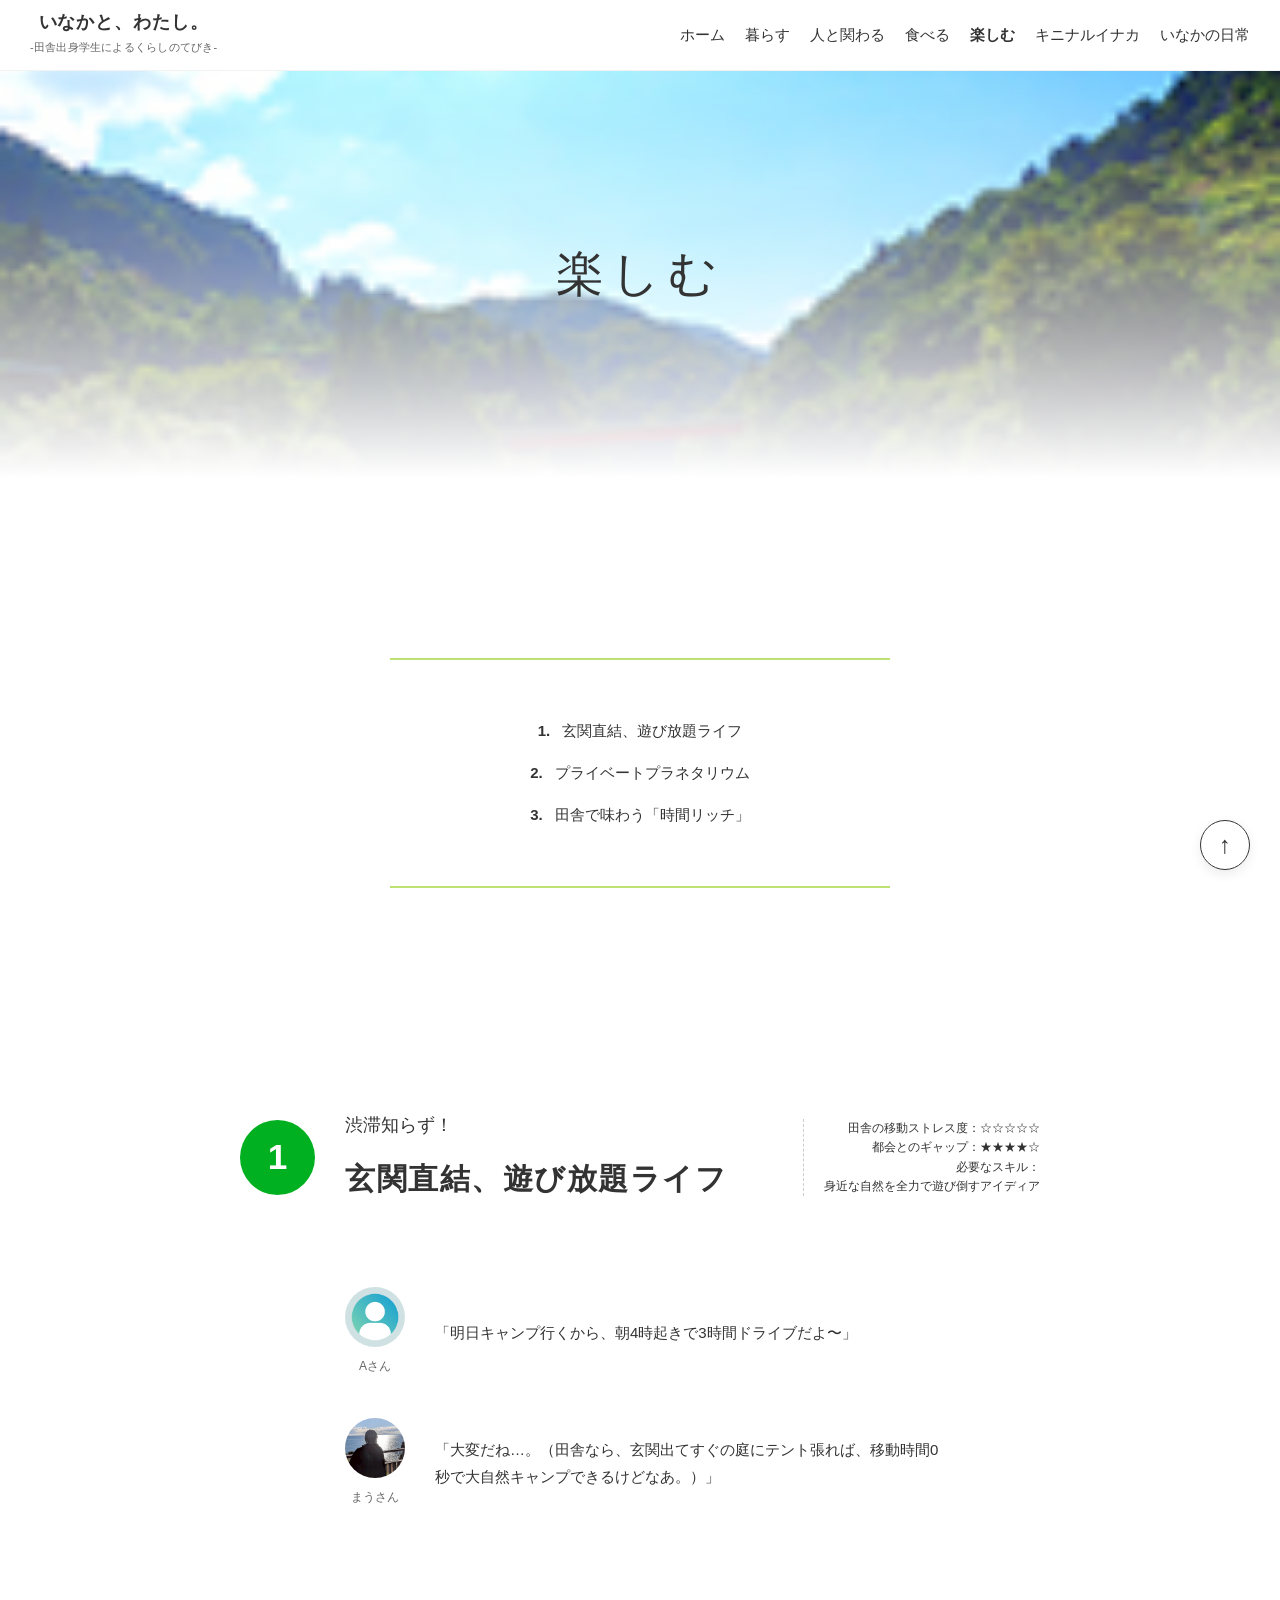
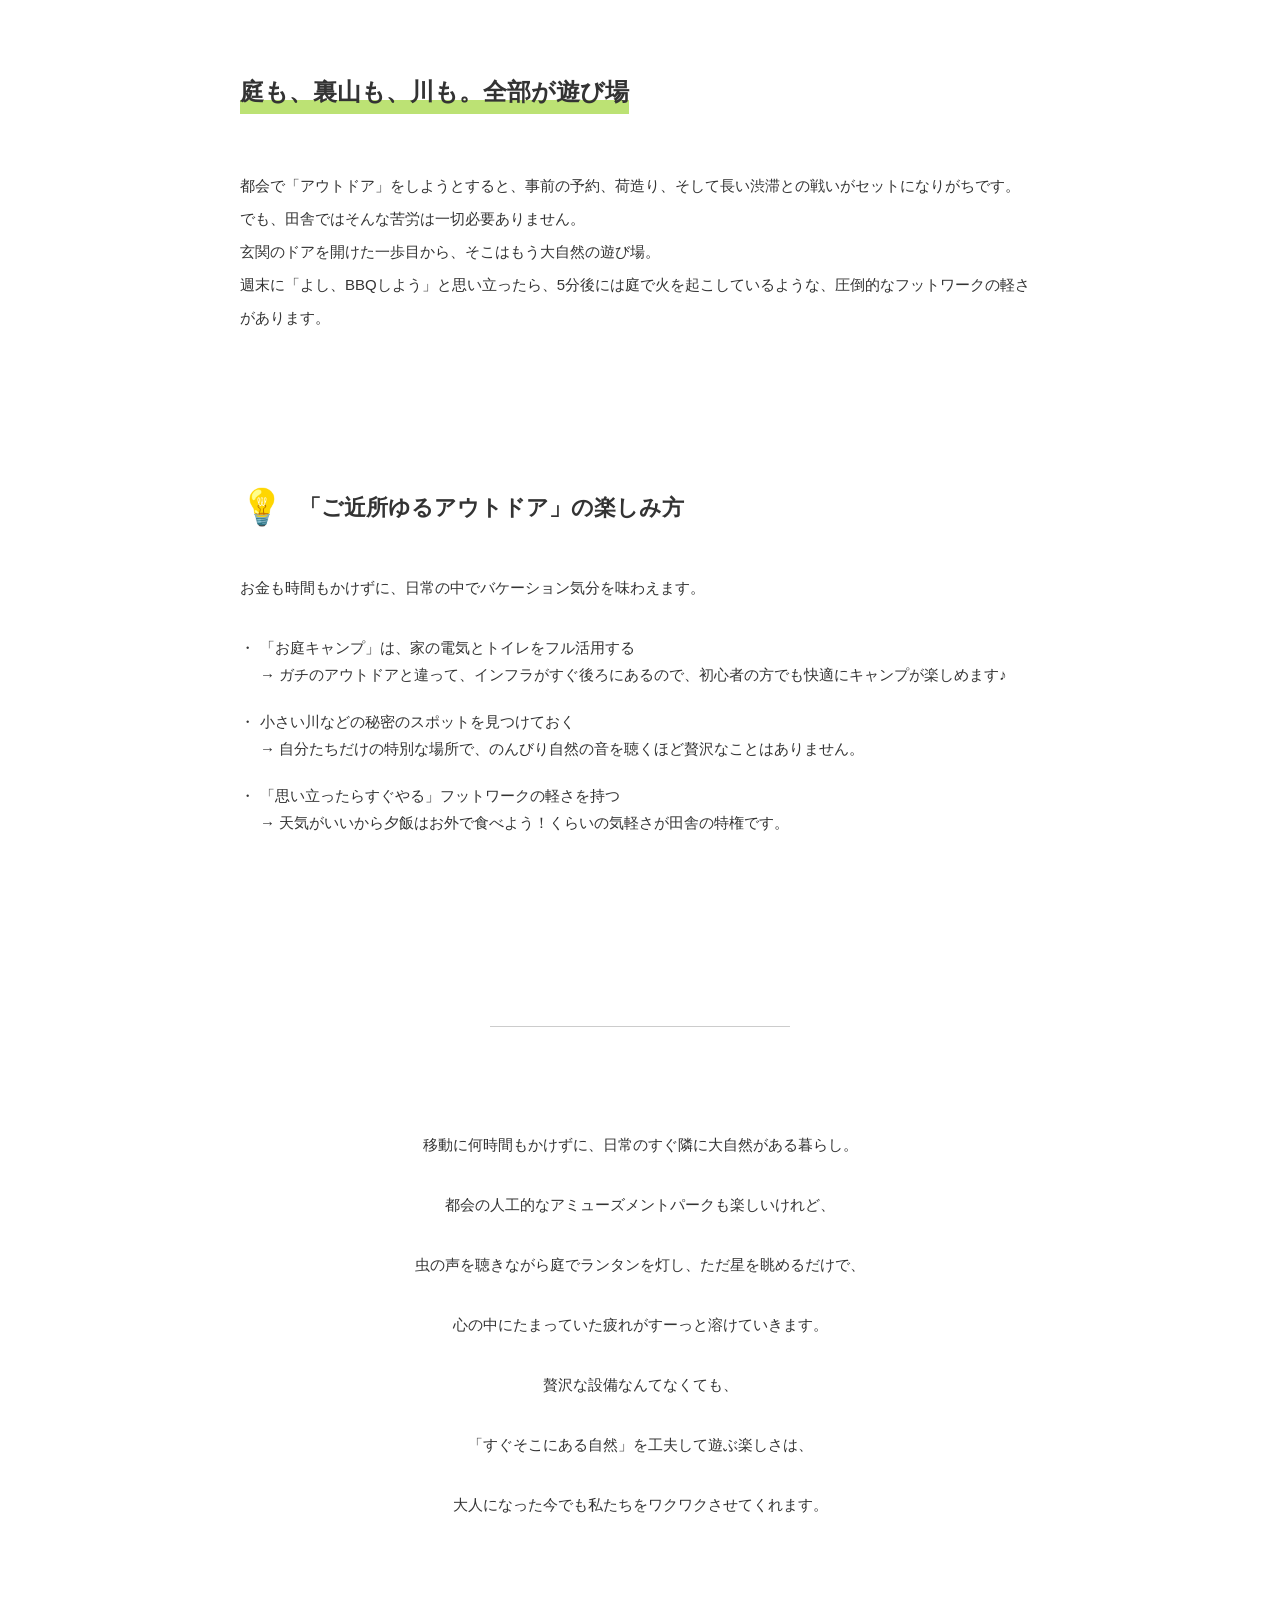
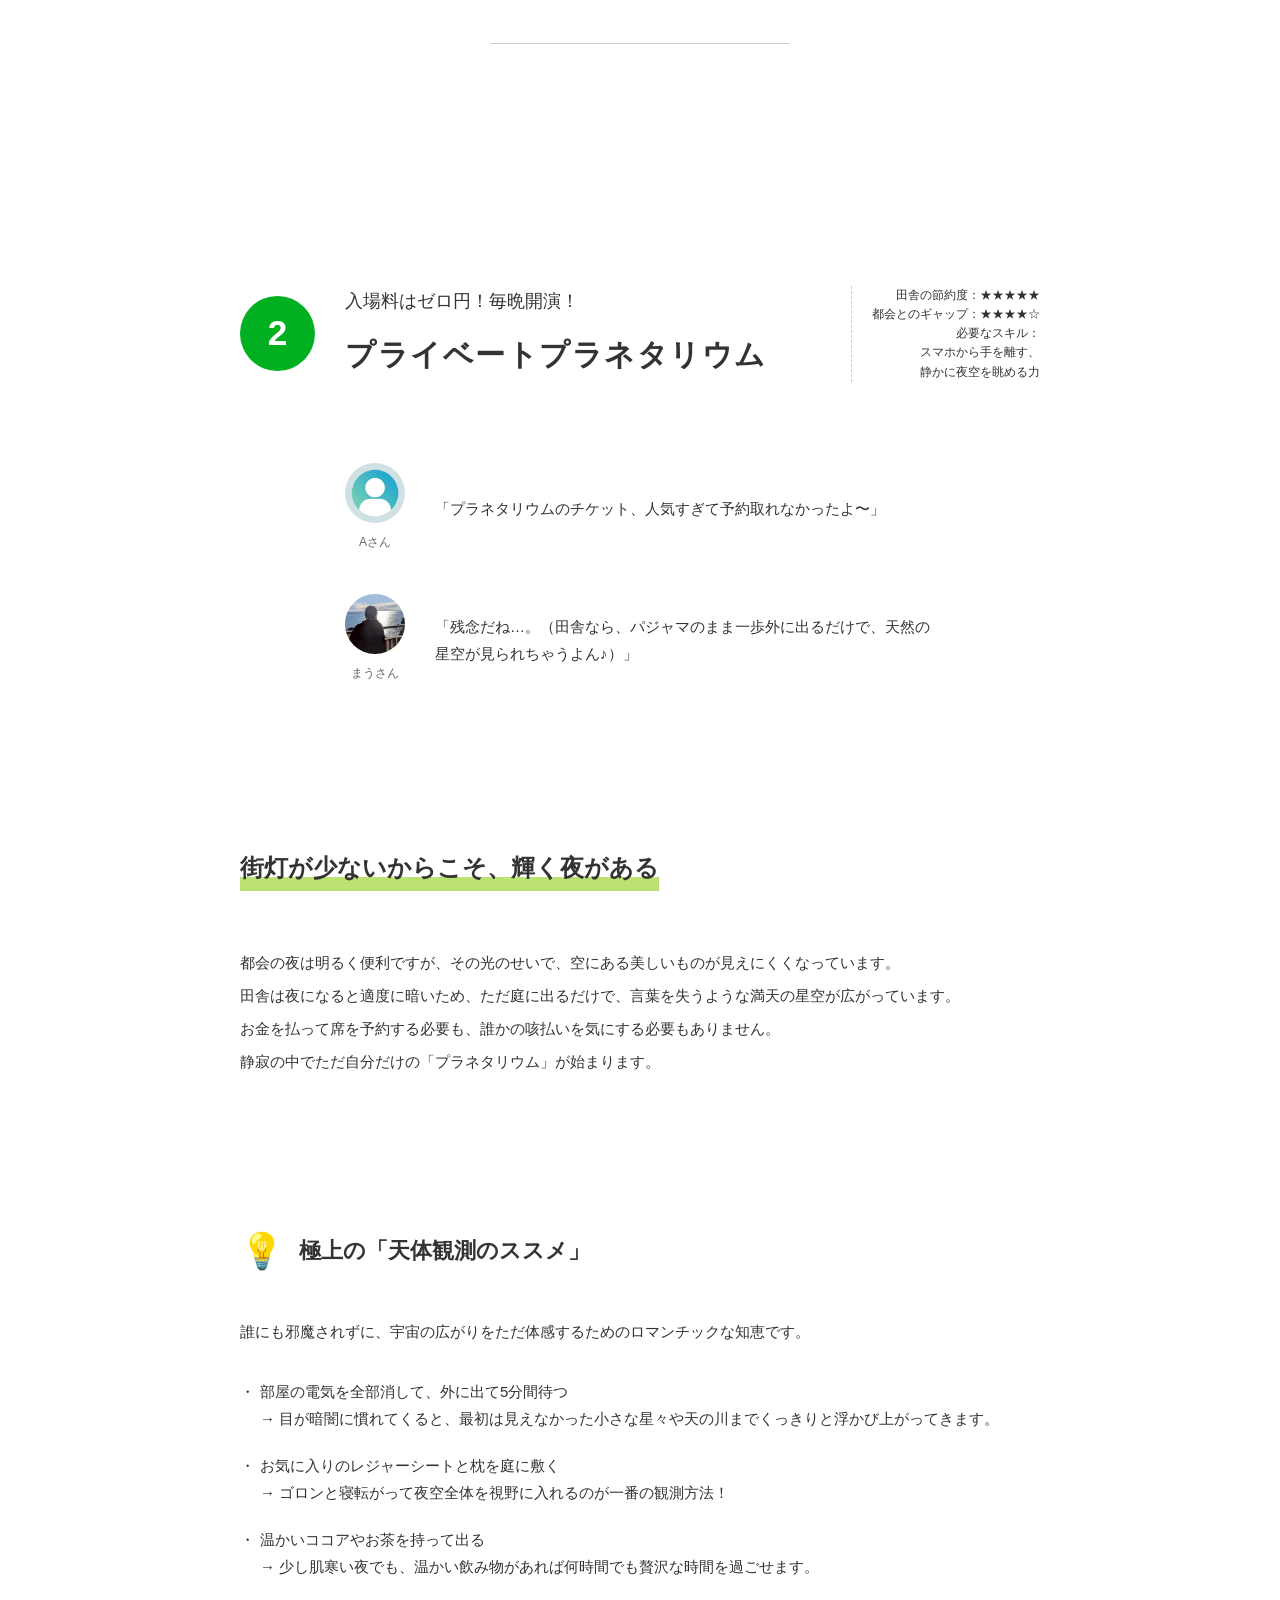
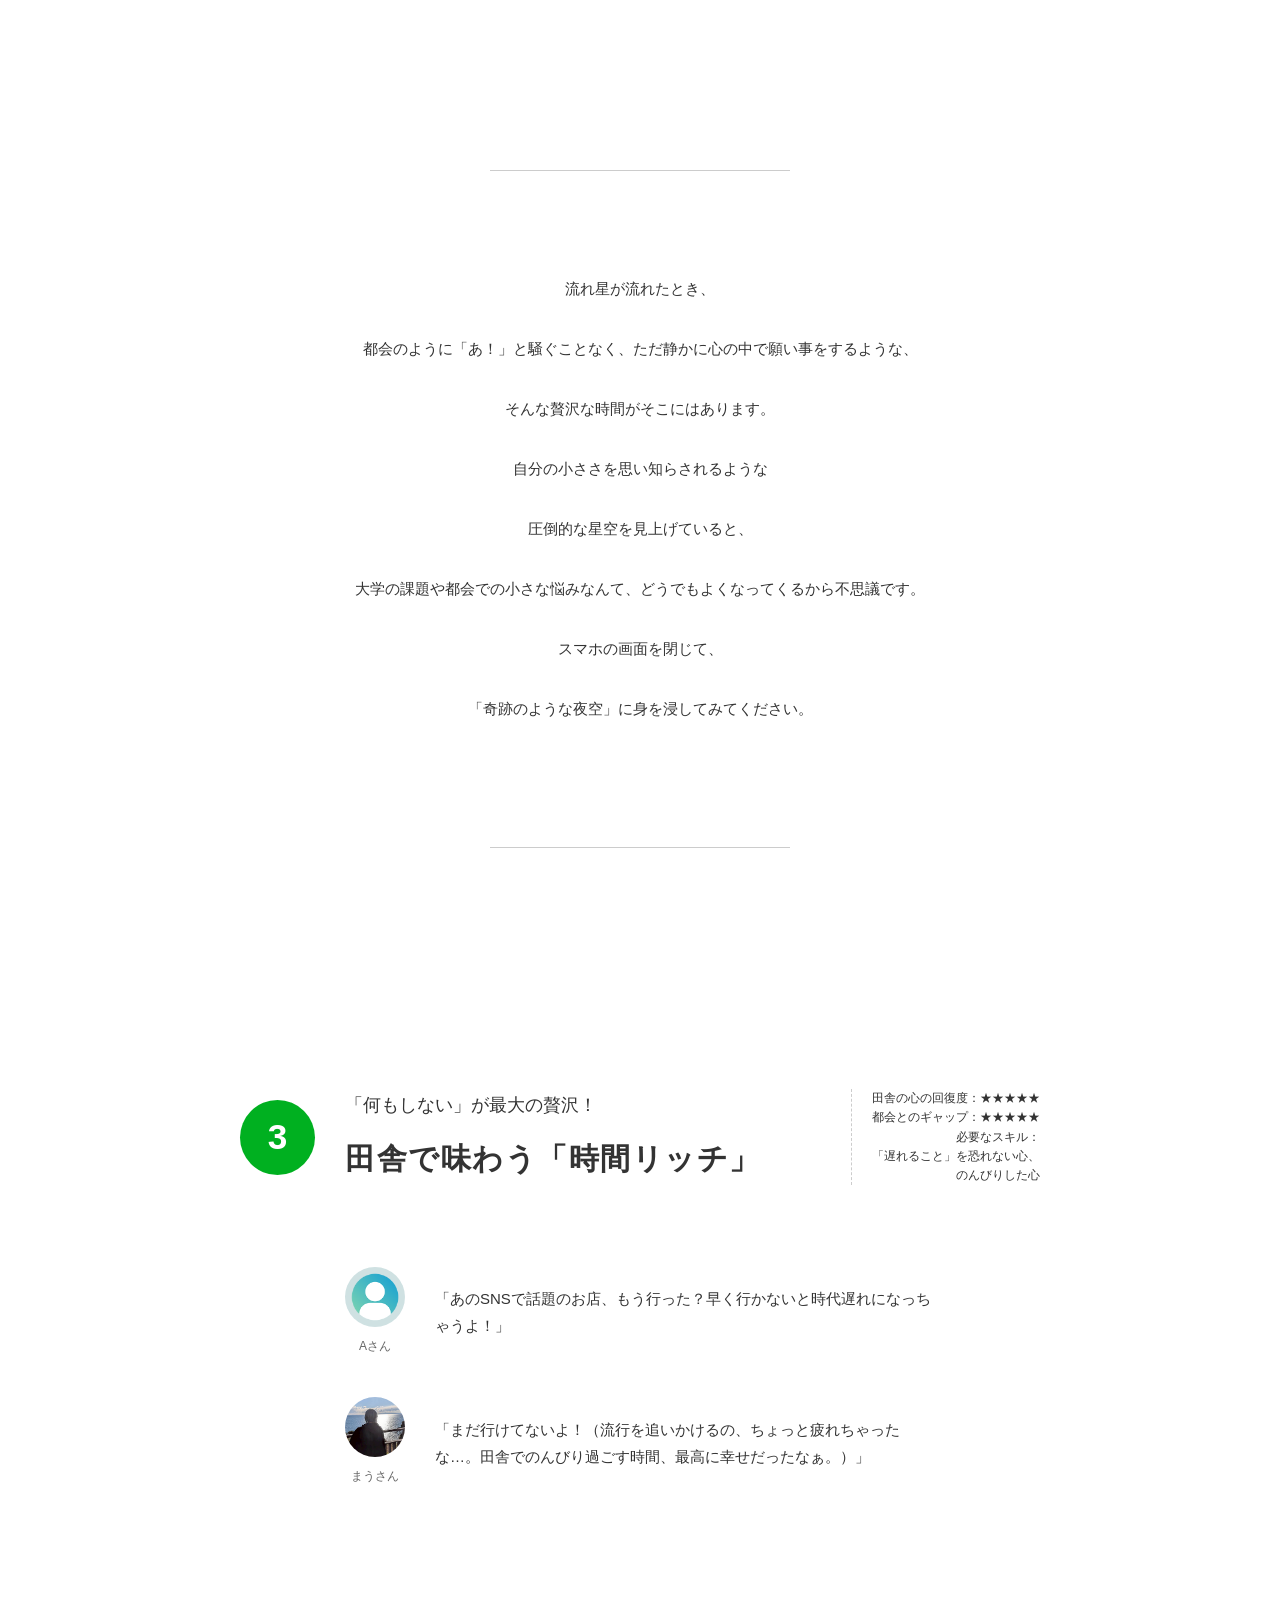
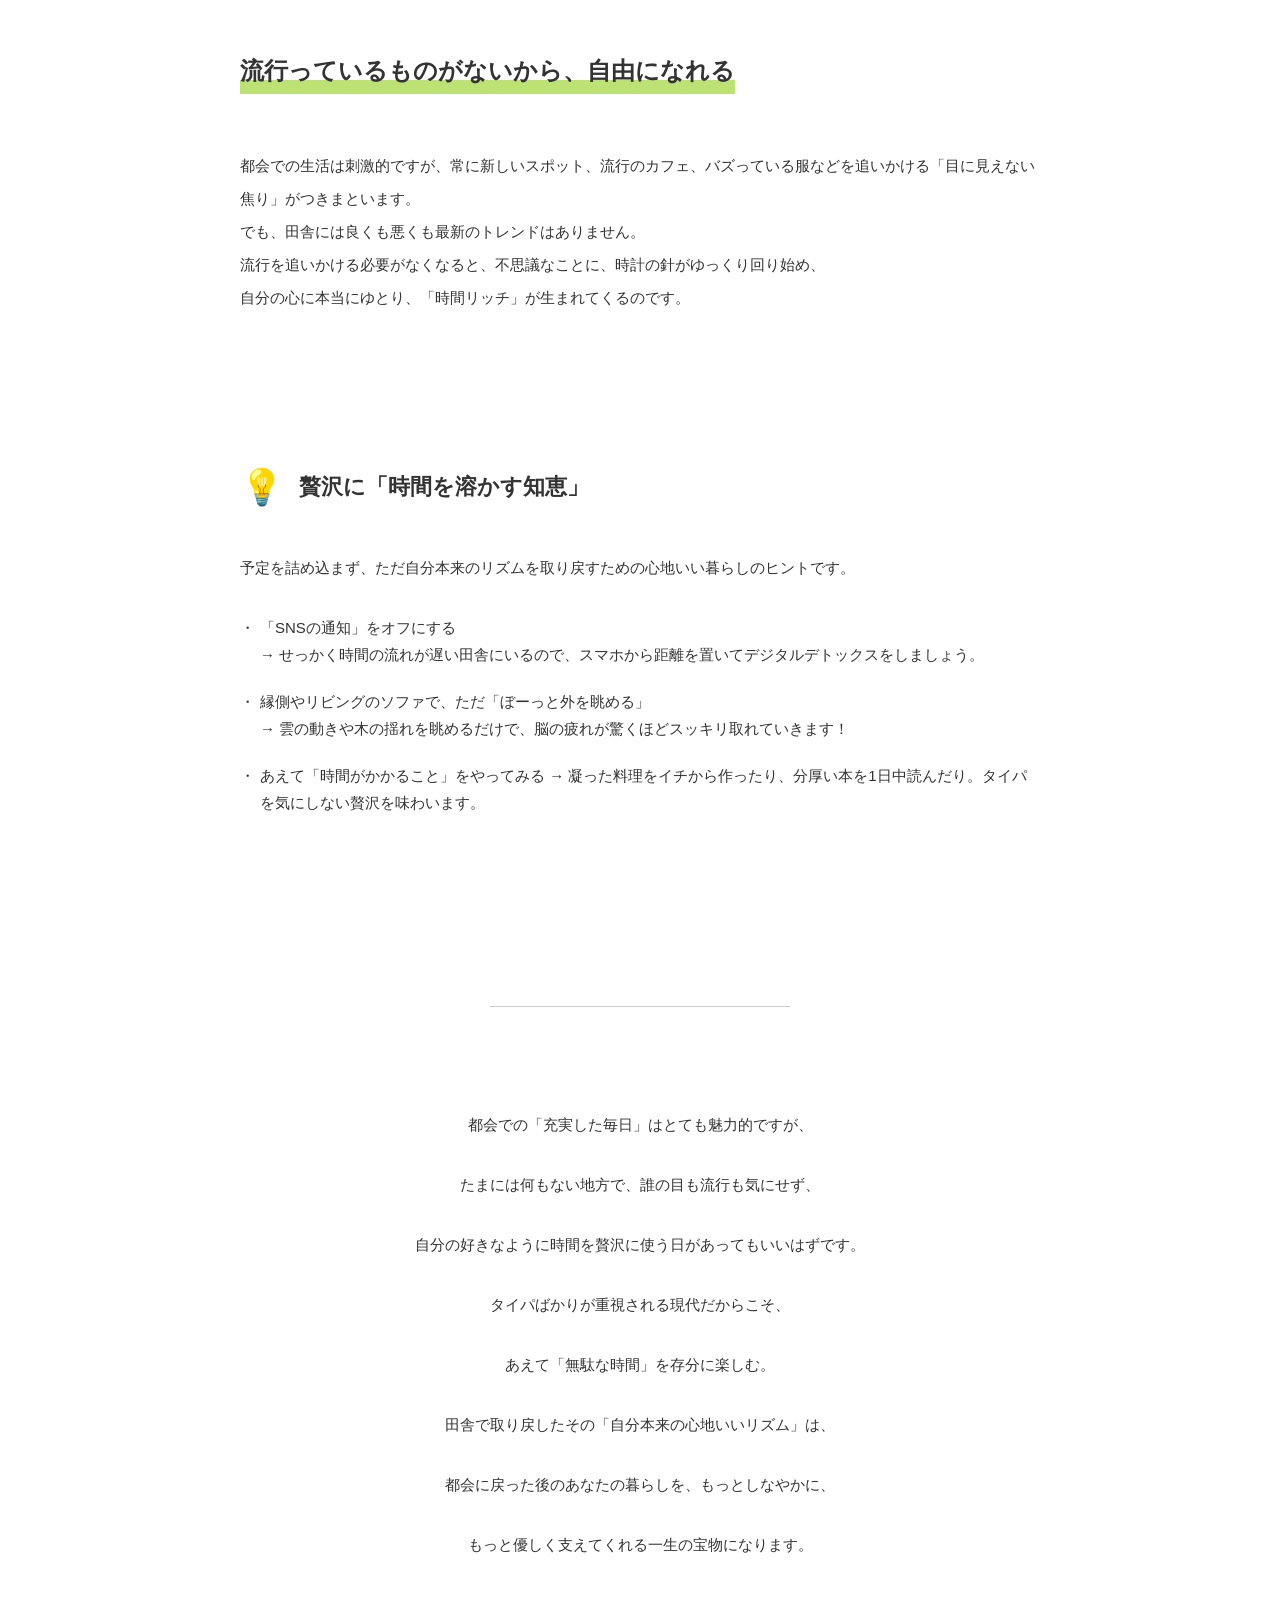
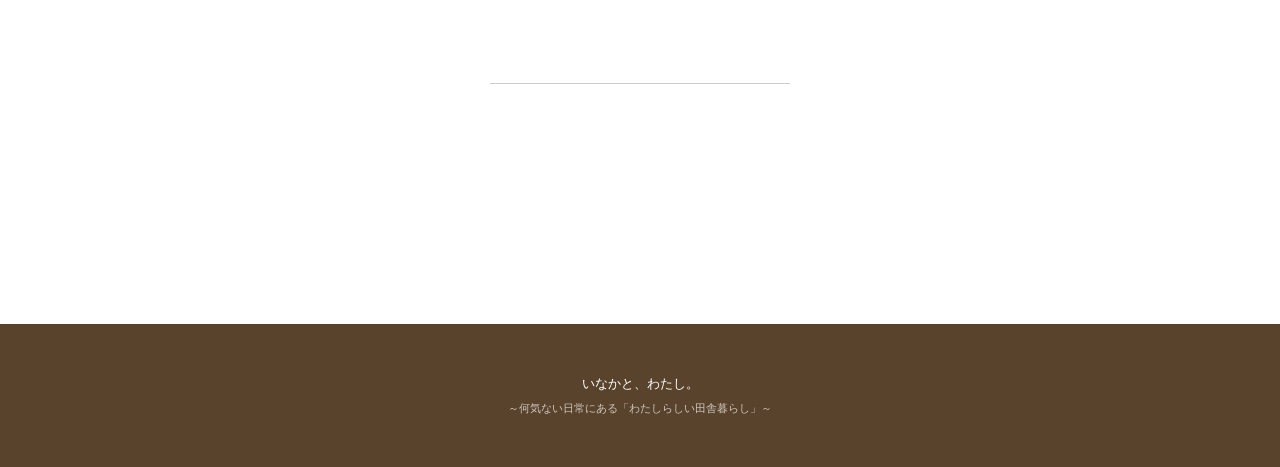
<file: tanoshimu.html>
<!DOCTYPE html>
<html lang="ja">

<head>
  <meta charset="UTF-8" />
  <meta name="viewport" content="width=device-width, initial-scale=1.0" />
  <title>楽しむ - いなかと、わたし。</title>
  <meta name="description" content="楽しむ" />
  <link rel="stylesheet" href="./css/common.css" />
  <link rel="stylesheet" href="./css/kurasu.css" />
</head>

<script>
  document.addEventListener("DOMContentLoaded", () => {
    const siteLogo = document.querySelector(".site-logo");
    const mainNav = document.querySelector(".main-nav");

    function checkNavigationLayout() {
      document.body.classList.remove("is-mobile-mode");
      const logoRight = siteLogo.getBoundingClientRect().right;
      const navLeft = mainNav.getBoundingClientRect().left;

      if (navLeft - logoRight < 30) {
        document.body.classList.add("is-mobile-mode");
      }
    }

    window.addEventListener("resize", checkNavigationLayout);
    checkNavigationLayout();
  });
</script>

<body>
  <!-- --- 1. Header Area --- -->
  <header class="site-header">
    <div class="site-header__inner">
      <h1 class="site-logo">
        <a href="index.html">
          <span class="site-logo__text">いなかと、わたし。</span>
          <span class="site-logo__subtext">-田舎出身学生によるくらしのてびき-</span>
        </a>
      </h1>

      <input type="checkbox" id="nav-toggle" class="visually-hidden" />
      <label for="nav-toggle" class="nav-toggle-open" aria-label="メニューを開く">
        <span></span><span></span><span></span>
      </label>

      <nav class="main-nav">
        <label for="nav-toggle" class="nav-toggle-close" aria-label="メニューを閉じる">✕</label>
        <ul class="nav-list">
          <li><a href="index.html" class="nav-list__link">ホーム</a></li>
          <li><a href="kurasu.html" class="nav-list__link">暮らす</a></li>
          <li><a href="hito.html" class="nav-list__link">人と関わる</a></li>
          <li><a href="taberu.html" class="nav-list__link">食べる</a></li>
          <li><a href="tanoshimu.html" class="nav-list__link current-page">楽しむ</a></li>
          <li><a href="kininaru.html" class="nav-list__link">キニナルイナカ</a></li>
          <li><a href="nichijo.html" class="nav-list__link">いなかの日常</a></li>
        </ul>
      </nav>
    </div>
  </header>

  <!-- --- 2. Main Content Area --- -->
  <main class="site-main">
    <section class="page-hero" style="background-image: linear-gradient(to bottom, rgba(255, 255, 255, 0) 0%, rgba(255, 255, 255, 1) 100%), url('img/3.png');">
  <h1 class="page-hero__title">楽しむ</h1>
</section>

    <div class="container">
      <!-- 目次セクション -->
      <div class="toc-block">
        <ul class="toc-list">
          <li><a href="#topic-1"><span>1.</span> 玄関直結、遊び放題ライフ </a></li>
          <li><a href="#topic-2"><span>2.</span> プライベートプラネタリウム</a></li>
          <li><a href="#topic-3"><span>3.</span> 田舎で味わう「時間リッチ」</a></li>
        </ul>
      </div>

      <!-- 記事コンテンツセクション全体 -->
      <section class="article-content-body">
        <!-- トピック1 -->
        <div id="topic-1" class="article-section">
          <div class="article-header">
            <div class="article-title-wrap">
              <div class="number-badge">1</div>
              <div class="article-title">
                <div class="article-title__sub">渋滞知らず！
                </div>
                <h3 class="article-title__main">玄関直結、遊び放題ライフ</h3>
              </div>
            </div>
            <div class="difficulty-badge">
              田舎の移動ストレス度：☆☆☆☆☆<br />
              都会とのギャップ：★★★★☆<br />
              必要なスキル：<br />身近な自然を全力で遊び倒すアイディア
            </div>
          </div>

          <div class="dialogue-section">
            <div class="dialogue-row">
              <!-- Aさん側 -->
              <div class="dialogue-user-wrap">
                <div class="dialogue-avatar"
                  style="overflow: hidden; display: flex; align-items: center; justify-content: center;">
                  <img src="img/icon.png" alt="Aさん" style="width: 100%; height: 100%; object-fit: cover;">
                </div>
                <span class="dialogue-name">Aさん</span>
              </div>
              <div class="dialogue-text">「明日キャンプ行くから、朝4時起きで3時間ドライブだよ〜」</div>
            </div>
            <div class="dialogue-row">
              <!-- まうさん側 -->
              <div class="dialogue-user-wrap">
                <div class="dialogue-avatar"
                  style="overflow: hidden; display: flex; align-items: center; justify-content: center;">
                  <img src="img/m1.png" alt="まうさん" style="width: 100%; height: 100%; object-fit: cover;">
                </div>
                <span class="dialogue-name">まうさん</span>
              </div>
              <div class="dialogue-text">「大変だね…。（田舎なら、玄関出てすぐの庭にテント張れば、移動時間0秒で大自然キャンプできるけどなあ。）」</div>
            </div>
          </div>

          <h4 class="highlight-heading">庭も、裏山も、川も。全部が遊び場</h4>
          <p class="article-text">
            都会で「アウトドア」をしようとすると、事前の予約、荷造り、そして長い渋滞との戦いがセットになりがちです。<br />
            でも、田舎ではそんな苦労は一切必要ありません。<br />
            玄関のドアを開けた一歩目から、そこはもう大自然の遊び場。<br />
            週末に「よし、BBQしよう」と思い立ったら、5分後には庭で火を起こしているような、圧倒的なフットワークの軽さがあります。
          </p>

          <div class="icon-heading">
            <span class="icon-heading__icon">💡</span>
            <h4 class="icon-heading__text">「ご近所ゆるアウトドア」の楽しみ方</h4>
          </div>
          <p class="article-text secondary-intro">
            お金も時間もかけずに、日常の中でバケーション気分を味わえます。
          </p>

          <ul class="custom-list">
            <li> 「お庭キャンプ」は、家の電気とトイレをフル活用する<br /> → ガチのアウトドアと違って、インフラがすぐ後ろにあるので、初心者の方でも快適にキャンプが楽しめます♪</li>
            <li> 小さい川などの秘密のスポットを見つけておく<br /> → 自分たちだけの特別な場所で、のんびり自然の音を聴くほど贅沢なことはありません。</li>
            <li> 「思い立ったらすぐやる」フットワークの軽さを持つ<br /> → 天気がいいから夕飯はお外で食べよう！くらいの気軽さが田舎の特権です。</li>
          </ul>

          <hr class="thin-separator" aria-hidden="true" />

          <div class="epilogue-block">
            <p>移動に何時間もかけずに、日常のすぐ隣に大自然がある暮らし。</p>
            <p>都会の人工的なアミューズメントパークも楽しいけれど、</p>
            <p>虫の声を聴きながら庭でランタンを灯し、ただ星を眺めるだけで、 </p>
            <p>心の中にたまっていた疲れがすーっと溶けていきます。</p>
            <p>贅沢な設備なんてなくても、</p>
            <p>「すぐそこにある自然」を工夫して遊ぶ楽しさは、</p>
            <p>大人になった今でも私たちをワクワクさせてくれます。</p>
          </div>
          <hr class="thin-separator" aria-hidden="true" />
        </div>

        <div id="topic-2" class="article-section">
          <div class="article-header">
            <div class="article-title-wrap">
              <div class="number-badge">2</div>
              <div class="article-title">
                <div class="article-title__sub">入場料はゼロ円！毎晩開演！</div>
                <h3 class="article-title__main">プライベートプラネタリウム</h3>
              </div>
            </div>
            <div class="difficulty-badge">
              田舎の節約度：★★★★★<br />
              都会とのギャップ：★★★★☆<br />
              必要なスキル：<br />
              スマホから手を離す、<br />
              静かに夜空を眺める力
            </div>
          </div>

          <div class="dialogue-section">
            <div class="dialogue-row">
              <!-- Aさん側 -->
              <div class="dialogue-user-wrap">
                <div class="dialogue-avatar"
                  style="overflow: hidden; display: flex; align-items: center; justify-content: center;">
                  <img src="img/icon.png" alt="Aさん" style="width: 100%; height: 100%; object-fit: cover;">
                </div>
                <span class="dialogue-name">Aさん</span>
              </div>
              <div class="dialogue-text">「プラネタリウムのチケット、人気すぎて予約取れなかったよ〜」</div>
            </div>
            <div class="dialogue-row">
              <!-- まうさん側 -->
              <div class="dialogue-user-wrap">
                <div class="dialogue-avatar"
                  style="overflow: hidden; display: flex; align-items: center; justify-content: center;">
                  <img src="img/m1.png" alt="まうさん" style="width: 100%; height: 100%; object-fit: cover;">
                </div>
                <span class="dialogue-name">まうさん</span>
              </div>
              <div class="dialogue-text">「残念だね…。（田舎なら、パジャマのまま一歩外に出るだけで、天然の星空が見られちゃうよん♪）」</div>
            </div>
          </div>

          <h4 class="highlight-heading">街灯が少ないからこそ、輝く夜がある</h4>
          <p class="article-text">
            都会の夜は明るく便利ですが、その光のせいで、空にある美しいものが見えにくくなっています。<br />
            田舎は夜になると適度に暗いため、ただ庭に出るだけで、言葉を失うような満天の星空が広がっています。<br />
            お金を払って席を予約する必要も、誰かの咳払いを気にする必要もありません。<br />
            静寂の中でただ自分だけの「プラネタリウム」が始まります。
          </p>

          <div class="icon-heading">
            <span class="icon-heading__icon">💡</span>
            <h4 class="icon-heading__text">極上の「天体観測のススメ」</h4>
          </div>
          <p class="article-text secondary-intro">
            誰にも邪魔されずに、宇宙の広がりをただ体感するためのロマンチックな知恵です。
          </p>

          <ul class="custom-list">
            <li> 部屋の電気を全部消して、外に出て5分間待つ<br /> → 目が暗闇に慣れてくると、最初は見えなかった小さな星々や天の川までくっきりと浮かび上がってきます。</li>
            <li> お気に入りのレジャーシートと枕を庭に敷く<br /> → ゴロンと寝転がって夜空全体を視野に入れるのが一番の観測方法！</li>
            <li>温かいココアやお茶を持って出る<br /> → 少し肌寒い夜でも、温かい飲み物があれば何時間でも贅沢な時間を過ごせます。</li>
          </ul>

          <hr class="thin-separator" aria-hidden="true" />

          <div class="epilogue-block">
            <p>流れ星が流れたとき、</p>
            <p>都会のように「あ！」と騒ぐことなく、ただ静かに心の中で願い事をするような、</p>
            <p>そんな贅沢な時間がそこにはあります。</p>
            <p>自分の小ささを思い知らされるような</p>
            <p>圧倒的な星空を見上げていると、</p>
            <p>大学の課題や都会での小さな悩みなんて、どうでもよくなってくるから不思議です。</p>
            <p>スマホの画面を閉じて、</p>
            <p>「奇跡のような夜空」に身を浸してみてください。</p>
          </div>
          <hr class="thin-separator" aria-hidden="true" />
        </div>

        <div id="topic-3" class="article-section">
          <div class="article-header">
            <div class="article-title-wrap">
              <div class="number-badge">3</div>
              <div class="article-title">
                <div class="article-title__sub">「何もしない」が最大の贅沢！</div>
                <h3 class="article-title__main">田舎で味わう「時間リッチ」</h3>
              </div>
            </div>
            <div class="difficulty-badge">
              田舎の心の回復度：★★★★★<br />
              都会とのギャップ：★★★★★<br />
              必要なスキル：<br />「遅れること」を恐れない心、<br />のんびりした心
            </div>
          </div>

          <div class="dialogue-section">
            <div class="dialogue-row">
              <!-- Aさん側 -->
              <div class="dialogue-user-wrap">
                <div class="dialogue-avatar"
                  style="overflow: hidden; display: flex; align-items: center; justify-content: center;">
                  <img src="img/icon.png" alt="Aさん" style="width: 100%; height: 100%; object-fit: cover;">
                </div>
                <span class="dialogue-name">Aさん</span>
              </div>
              <div class="dialogue-text">「あのSNSで話題のお店、もう行った？早く行かないと時代遅れになっちゃうよ！」</div>
            </div>
            <div class="dialogue-row">
              <!-- まうさん側 -->
              <div class="dialogue-user-wrap">
                <div class="dialogue-avatar"
                  style="overflow: hidden; display: flex; align-items: center; justify-content: center;">
                  <img src="img/m1.png" alt="まうさん" style="width: 100%; height: 100%; object-fit: cover;">
                </div>
                <span class="dialogue-name">まうさん</span>
              </div>
              <div class="dialogue-text">「まだ行けてないよ！（流行を追いかけるの、ちょっと疲れちゃったな…。田舎でのんびり過ごす時間、最高に幸せだったなぁ。）」</div>
            </div>
          </div>

          <h4 class="highlight-heading">流行っているものがないから、自由になれる</h4>
          <p class="article-text">
            都会での生活は刺激的ですが、常に新しいスポット、流行のカフェ、バズっている服などを追いかける「目に見えない焦り」がつきまといます。<br />
            でも、田舎には良くも悪くも最新のトレンドはありません。<br />
            流行を追いかける必要がなくなると、不思議なことに、時計の針がゆっくり回り始め、<br />
            自分の心に本当にゆとり、「時間リッチ」が生まれてくるのです。
          </p>

          <div class="icon-heading">
            <span class="icon-heading__icon">💡</span>
            <h4 class="icon-heading__text">贅沢に「時間を溶かす知恵」</h4>
          </div>
          <p class="article-text secondary-intro">
            予定を詰め込まず、ただ自分本来のリズムを取り戻すための心地いい暮らしのヒントです。
          </p>

          <ul class="custom-list">
            <li> 「SNSの通知」をオフにする<br /> → せっかく時間の流れが遅い田舎にいるので、スマホから距離を置いてデジタルデトックスをしましょう。</li>
            <li> 縁側やリビングのソファで、ただ「ぼーっと外を眺める」<br /> → 雲の動きや木の揺れを眺めるだけで、脳の疲れが驚くほどスッキリ取れていきます！</li>
            <li> あえて「時間がかかること」をやってみる → 凝った料理をイチから作ったり、分厚い本を1日中読んだり。タイパを気にしない贅沢を味わいます。</li>
          </ul>

          <hr class="thin-separator" aria-hidden="true" />

          <div class="epilogue-block">
            <p>都会での「充実した毎日」はとても魅力的ですが、</p>
            <p>たまには何もない地方で、誰の目も流行も気にせず、</p>
            <p>自分の好きなように時間を贅沢に使う日があってもいいはずです。 </p>
            <p>タイパばかりが重視される現代だからこそ、</p>
            <p>あえて「無駄な時間」を存分に楽しむ。</p>
            <p>田舎で取り戻したその「自分本来の心地いいリズム」は、</p>
            <p>都会に戻った後のあなたの暮らしを、もっとしなやかに、</p>
            <p>もっと優しく支えてくれる一生の宝物になります。</p>
          </div>
          <hr class="thin-separator" aria-hidden="true" />
        </div>

      </section>

      <!-- ページトップへ戻るボタン -->
      <a href="#" class="btn-to-top" aria-label="ページトップへ戻る">↑</a>
    </div>
  </main>

  <!-- --- 3. Footer Area --- -->
  <footer class="site-footer">
    <div class="container">
      <div class="footer-logo">
        <span class="footer-logo__text">いなかと、わたし。</span>
        <span class="footer-logo__text-small">～何気ない日常にある「わたしらしい田舎暮らし」～</span>
      </div>
    </div>
  </footer>
</body>

</html>
</file>
<file: css/style.css>
@charset "UTF-8";

/* ==========================================================================
   3. Main Content & Sections (メイン領域)
   ========================================================================== */
.site-main {
  margin-top: 70px;
  padding-bottom: var(--space-section);
}

.section {
  margin-top: var(--space-section);
  text-align: center;
}

.section-title {
  font-size: 1.5rem;
  font-weight: normal;
  margin-bottom: var(--space-content);
  color: var(--color-text-sub);
}

.section-separator {
  width: 100px;
  height: 1px;
  background-color: var(--color-ui-dark);
  margin: 0 auto var(--space-content) auto;
  border: none;
}

/* --- Intro Text Section --- */
.intro-text-block {
  max-width: 700px;
  margin: 0 auto 140px auto;
  color: var(--color-text-sub);
  text-align: center;
  padding: 0 20px;
  box-sizing: border-box;
}

.intro-text__paragraph {
  margin-bottom: var(--space-text);
  font-size: 0.9375rem;
}

.intro-text__quote {
  color: var(--color-text-sub);
  margin-bottom: var(--space-text);
}

/* 🌟スマホモード時の紹介文調整 */
body.is-mobile-mode .intro-text__paragraph,
body.is-mobile-mode .intro-text__quote {
  font-size: clamp(0.875rem, 3.8vw, 0.9375rem);
  white-space: normal;
  word-break: break-all;
  line-height: 1.8;
}

/* ==========================================================================
   4. Hero Section
   ========================================================================== */
.hero {
  width: 100%;
  position: relative;
  background-color: var(--color-bg-main);
  overflow: hidden;
}

.hero-image__wrapper {
  position: relative;
  padding-top: 40%;
  width: 100%;
}

.hero-image__wrapper::after {
  content: "";
  position: absolute;
  bottom: 0;
  left: 0;
  width: 100%;
  height: 25%;
  background: linear-gradient(to top, rgba(255, 255, 255, 1) 0%, rgba(255, 255, 255, 0) 100%);
  pointer-events: none;
  z-index: 3;
}

.hero-slides {
  position: absolute;
  top: 0;
  left: 0;
  width: 100%;
  height: 100%;
  z-index: 1;
}

.hero-slide {
  position: absolute;
  top: 0;
  left: 0;
  width: 100%;
  height: 100%;
  opacity: 0;
  filter: blur(5px);
  animation: heroSlideshowAnimation 15s infinite ease-in-out;
}

.hero-slide img {
  width: 100%;
  height: 100%;
  object-fit: cover;
}

.hero-slide:nth-child(1) {
  animation-delay: 0s;
}

.hero-slide:nth-child(2) {
  animation-delay: 5s;
}

.hero-slide:nth-child(3) {
  animation-delay: 10s;
}

@keyframes heroSlideshowAnimation {
  0% {
    opacity: 0;
    filter: blur(5px) scale(1.03);
  }

  8% {
    opacity: 1;
    filter: blur(0) scale(1);
  }

  33.33% {
    opacity: 1;
    filter: blur(0) scale(1);
  }

  41.33% {
    opacity: 0;
    filter: blur(5px) scale(1.03);
  }

  100% {
    opacity: 0;
    filter: blur(5px);
  }
}

.hero-text {
  position: absolute;
  top: 50%;
  left: 50%;
  transform: translate(-50%, -50%);
  width: 85%;
  max-width: 800px;
  color: #ffffff;
  text-shadow: 0 2px 10px rgba(0, 0, 0, 0.4);
  text-align: center;
  z-index: 5;
}

.hero-text__main {
  font-size: 2.25rem;
  margin-bottom: var(--space-text);
  line-height: var(--line-height-heading);
  font-weight: normal;
}

.hero-text__sub {
  font-size: 1.125rem;
  font-weight: normal;
  line-height: 1.6;
}

/* 🌟スマホモード時のヒーローテキスト調整 */
body.is-mobile-mode .hero-image__wrapper {
  padding-top: 65%;
}

body.is-mobile-mode .hero-text__main {
  font-size: clamp(1.3rem, 6vw, 1.8rem);
  white-space: normal;
}

body.is-mobile-mode .hero-text__sub {
  font-size: clamp(0.85rem, 4vw, 1rem);
  white-space: normal;
}

/* ==========================================================================
   5. Profile Section
   ========================================================================== */
.profile {
  display: flex;
  align-items: center;
  justify-content: center;
  margin: var(--space-content) auto 140px auto;
  max-width: 700px;
  gap: 40px;
  width: 100%;
}

.profile-meta {
  display: flex;
  flex-direction: column;
  align-items: center;
  flex-shrink: 0;
  gap: 12px;
}

.profile-icon {
  width: 80px;
  height: 80px;
  border-radius: 50%;
  object-fit: cover;
  object-position: center;
}

.profile-name {
  font-size: 1rem;
  font-weight: bold;
  color: var(--color-text-main);
  letter-spacing: 0.05em;
}

.profile-content {
  text-align: left;
  font-size: 0.875rem;
  color: var(--color-text-sub);
  line-height: 1.8;
}

/* 🌟スマホモード時のプロフィール調整 */
body.is-mobile-mode .profile {
  flex-direction: column;
  text-align: center;
  gap: 20px;
  padding: 0 15px;
}

body.is-mobile-mode .profile-content {
  text-align: center;
  font-size: clamp(0.85rem, 3.5vw, 0.9rem);
}

/* ==========================================================================
   6. Category Grid Section & Wide Card
   ========================================================================== */
.grid-block {
  display: grid;
  grid-template-columns: repeat(2, 1fr);
  gap: 20px;
  margin-bottom: 20px;
  width: 100%;
}

.grid-item {
  aspect-ratio: 1.4;
  background-color: var(--color-placeholder);
  border-radius: 20px;
  position: relative;
  overflow: hidden;
  padding: 30px;
  color: var(--color-text-main);
}

.grid-item__symbol {
  font-size: 3.5rem;
  line-height: 1;
  position: absolute;
  top: 30px;
  left: 30px;
  transition: opacity 0.3s ease;
}

.grid-item__hover {
  position: absolute;
  top: 30px;
  right: 0;
  bottom: 30px;
  width: 70%;
  background-color: #f2f2f2;
  padding: 30px;
  box-sizing: border-box;
  display: flex;
  flex-direction: column;
  justify-content: flex-start;
  align-items: flex-start;
  text-align: left;
  opacity: 0;
  transform: translateX(20px);
  transition: opacity 0.4s ease, transform 0.4s cubic-bezier(0.25, 1, 0.5, 1);
  pointer-events: none;
}

.grid-item__hover-title {
  margin: 0 0 15px 0;
  font-size: 2rem;
  font-weight: normal;
  color: #000000;
}

.grid-item__hover-label {
  margin: 0 0 15px 0;
  font-size: 0.875rem;
  color: #333333;
  letter-spacing: 0.05em;
}

.grid-item__hover-tags {
  margin: 0;
  padding: 0;
  list-style: none;
  display: flex;
  flex-wrap: wrap;
  gap: 12px 24px;
  font-size: 0.9375rem;
  color: #000000;
}

@media (hover: hover) {
  .grid-item:hover .grid-item__hover {
    opacity: 1;
    transform: translateX(0);
    pointer-events: auto;
  }

  .grid-item:hover .grid-item__symbol {
    opacity: 0.3;
  }
}

/* タブレット時（中間の見栄え調整） */
@media (max-width: 1024px) {
  .grid-item__hover {
    opacity: 1;
    transform: translateX(0);
    pointer-events: auto;
    width: 65%;
    padding: 20px;
  }

  .grid-item__hover-title {
    font-size: 1.5rem;
    margin-bottom: 8px;
  }

  .grid-item__hover-label {
    margin-bottom: 8px;
  }

  .grid-item__hover-tags {
    font-size: 0.8125rem;
    gap: 8px 16px;
  }
}

/* 🌟スマホモード時のグリッド調整 */
body.is-mobile-mode .grid-block {
  grid-template-columns: 1fr;
  gap: 15px;
}

body.is-mobile-mode .grid-item {
  aspect-ratio: 1.6;
  padding: 20px;
}

body.is-mobile-mode .grid-item__symbol {
  font-size: 2.5rem;
  top: 20px;
  left: 20px;
}

body.is-mobile-mode .grid-item__hover {
  top: 20px;
  bottom: 20px;
  padding: 15px;
}

body.is-mobile-mode .grid-item__hover-title {
  font-size: clamp(1.2rem, 5vw, 1.5rem);
  white-space: normal;
}

body.is-mobile-mode .grid-item__hover-tags {
  font-size: clamp(0.8rem, 3.5vw, 0.9rem);
  white-space: normal;
}

/* --- Wide Card --- */
.wide-card {
  width: 100%;
  height: auto;
  min-height: 140px;
  background-color: var(--color-placeholder);
  border-radius: 10px;
  margin-bottom: var(--space-section);
  display: flex;
  flex-direction: column;
  justify-content: center;
  align-items: center;
  gap: 12px;
  text-decoration: none;
  color: var(--color-text-main);
  transition: opacity 0.2s ease;
  box-sizing: border-box;
  padding: 24px;
}

.wide-card__title {
  margin: 0;
  font-size: 1.375rem;
  font-weight: normal;
  color: #ffffff;
  text-align: center;
}

.wide-card::after {
  content: "みなさまの質問にお答えする質問箱";
  font-size: 0.875rem;
  color: #fff;
  font-weight: normal;
  text-align: center;
}

.wide-card:hover {
  opacity: 0.8;
}

/* 🌟スマホモード時のワイドカード調整 */
body.is-mobile-mode .wide-card {
  border-radius: 8px;
  padding: 20px 15px;
}

body.is-mobile-mode .wide-card__title {
  font-size: clamp(1.1rem, 5vw, 1.25rem);
}

body.is-mobile-mode .wide-card::after {
  font-size: clamp(0.75rem, 3.5vw, 0.85rem);
}

/* ==========================================================================
   7. Slider/Diary Section
   ========================================================================== */
.slider-container {
  width: 100%;
}

.slider-section {
  display: flex;
  align-items: center;
  justify-content: center;
  margin-bottom: var(--space-content);
  position: relative;
  width: 100%;
  max-width: 900px;
  margin-left: auto;
  margin-right: auto;
}

.slider-arrow {
  width: 40px;
  height: 40px;
  background: rgba(255, 255, 255, 0.9);
  border: 1px solid var(--color-placeholder);
  border-radius: 50%;
  cursor: pointer;
  color: #999999;
  font-size: 24px;
  position: absolute;
  top: 50%;
  transform: translateY(-50%);
  display: flex;
  align-items: center;
  justify-content: center;
  z-index: 10;
  transition: all 0.3s ease;
}

.slider-arrow:hover {
  background-color: var(--color-ui-dark);
  color: #ffffff;
}

.slider-arrow--prev {
  left: 10px;
}

.slider-arrow--next {
  right: 10px;
}

.slider-track {
  display: flex;
  align-items: center;
  justify-content: center;
  width: 100%;
  height: 350px;
  position: relative;
  overflow: hidden;
}

.slider-card {
  position: absolute;
  width: 40%;
  aspect-ratio: 1.1;
  background-color: var(--color-placeholder);
  border-radius: 5px;
  overflow: hidden;
  box-shadow: 0 5px 15px rgba(0, 0, 0, 0.1);
  opacity: 0;
  transform: scale(0.8);
  pointer-events: none;
  transition: transform 0.5s cubic-bezier(0.25, 1, 0.5, 1), opacity 0.5s ease;
  z-index: 1;
}

.slider-card img {
  width: 100%;
  height: 100%;
  object-fit: cover;
}

.slider-card.is-active {
  opacity: 1;
  transform: scale(1) translateX(0);
  pointer-events: auto;
  z-index: 5;
}

.slider-card.is-prev {
  opacity: 0.5;
  transform: scale(0.8) translateX(-70%);
  z-index: 3;
}

.slider-card.is-next {
  opacity: 0.5;
  transform: scale(0.8) translateX(70%);
  z-index: 3;
}

/* 🌟スマホモード時のスライダー調整 */
body.is-mobile-mode .slider-track {
  height: 250px;
}

body.is-mobile-mode .slider-card {
  width: 70%;
}

body.is-mobile-mode .slider-card.is-prev {
  opacity: 0;
  transform: scale(0.8) translateX(-120%);
}

body.is-mobile-mode .slider-card.is-next {
  opacity: 0;
  transform: scale(0.8) translateX(120%);
}

.diary-details {
  max-width: 600px;
  margin: 0 auto var(--space-content) auto;
  font-size: 0.875rem;
  color: var(--color-text-sub);
  text-align: center;
  padding: 0 15px;
  box-sizing: border-box;
}

.diary-date {
  margin-bottom: 5px;
  display: block;
}

.diary-caption {
  margin: 0 0 15px 0;
  line-height: 1.6;
}

body.is-mobile-mode .diary-caption {
  font-size: clamp(0.85rem, 3.8vw, 0.95rem);
  white-space: normal;
}

.btn-ghost {
  display: inline-block;
  padding: 8px 24px;
  border: 1px solid var(--color-ui-dark);
  color: var(--color-ui-dark);
  text-decoration: none;
  border-radius: 20px;
  font-size: 0.8125rem;
  transition: all 0.2s ease;
}

.btn-ghost:hover {
  background-color: var(--color-ui-dark);
  color: #ffffff;
}

/* ==========================================================================
   8. Footer
   ========================================================================== */
.site-footer {
  background-color: #5a432c;
;
  color: #ffffff;
  padding: 50px 0;
  width: 100%;
}

.footer-logo {
  text-align: center;
  font-size: 0.8125rem;
  line-height: 1.6;
  padding: 0 15px;
}

.footer-logo__text-small {
  font-size: 0.6875rem;
  margin-top: 5px;
  display: block;
  opacity: 0.7;
}

/* ==========================================================================
   9. 🌟【最重要】文字がぶつかった瞬間のハンバーガーメニュー化一括制御（全画面・中央揃え版）
   ========================================================================== */
body.is-mobile-mode .nav-toggle-open {
  display: flex !important;
  flex-direction: column;
  justify-content: space-between;
  width: 30px;
  height: 22px;
  cursor: pointer;
  position: absolute;
  right: 30px;
  top: 50%;
  transform: translateY(-50%);
  z-index: 10001;
}

body.is-mobile-mode .nav-toggle-open span {
  display: block;
  width: 100%;
  height: 3px;
  background-color: var(--color-text-main, #333333);
  border-radius: 2px;
  transition: all 0.3s ease;
}

body.is-mobile-mode .main-nav {
  position: fixed;
  top: 0;
  left: 0;
  width: 100vw;
  height: 100vh;
  background-color: #ffffff;
  z-index: 99999;
  transform: translateX(100%);
  opacity: 0;
  visibility: hidden;
  transition: transform 0.3s ease, opacity 0.3s ease;
  padding: 0;
  box-sizing: border-box;
  overflow-y: auto;
  display: flex;
  justify-content: center;
  align-items: center;
}

body.is-mobile-mode .nav-list {
  flex-direction: column;
  align-items: center;
  justify-content: center;
  gap: 32px;
  width: 100%;
  text-align: center;
}

body.is-mobile-mode .nav-list__link {
  font-size: 1.5rem;
  display: block;
}

body.is-mobile-mode #nav-toggle:checked~.main-nav {
  opacity: 1;
  visibility: visible;
  transform: translateX(0);
}

body.is-mobile-mode #nav-toggle:checked~.nav-toggle-open {
  display: none !important;
}

body.is-mobile-mode #nav-toggle:checked~.main-nav .nav-toggle-close {
  display: flex !important;
  justify-content: center;
  align-items: center;
  position: absolute;
  top: 20px;
  right: 20px;
  width: 44px;
  height: 44px;
  font-size: 32px;
  color: #000000;
  cursor: pointer;
  font-family: "Helvetica Neue", Arial, sans-serif;
  font-weight: 300;
  z-index: 100000;
}

body.is-mobile-mode #nav-toggle:checked~.site-logo {
  opacity: 0 !important;
  visibility: hidden !important;
}

/* ==========================================================================
   🆕 追加：現在地のメニュー太字 ＆ トップに戻るボタン
   ========================================================================== */

/* ① 現在地のメニューリンクを太字にする（スマホ・PC両対応） */
.nav-list__link.current-page {
  font-weight: bold !important;
  color: var(--color-text-main, #333333); /* 必要に応じてアクティブ時の色を指定 */
}

/* ② 他ページと共通のトップに戻るボタン（PC版の基準値） */
.btn-to-top {
  position: fixed;
  right: 30px;
  bottom: 30px;
  z-index: 999;
  display: flex;
  align-items: center;
  justify-content: center;
  width: 50px;
  height: 50px;
  border-radius: 50%;
  border: 1px solid var(--color-ui-dark);
  background-color: rgba(255, 255, 255, 0.9);
  color: var(--color-ui-dark);
  font-size: 1.5rem;
  font-weight: bold;
  text-decoration: none;
  transition: all 0.3s ease;
  cursor: pointer;
  box-shadow: 0 4px 12px rgba(0, 0, 0, 0.08);
}

.btn-to-top:hover {
  background-color: var(--color-ui-dark);
  color: #ffffff;
  transform: translateY(-4px);
  box-shadow: 0 6px 16px rgba(0, 0, 0, 0.15);
}

/* ③ 🌟 スマホモード時のトップに戻るボタンの最適化 */
body.is-mobile-mode .btn-to-top {
  right: 20px;
  bottom: 20px;
  width: 44px;
  height: 44px;
  font-size: 1.3rem;
}
</file>
<file: css/common.css>
@charset "UTF-8";

/* ==========================================================================
   1. Base Styles (全体設定)
   ========================================================================== */
:root {
  --color-text-main: #333333;
  --color-text-sub: #666666;
  --color-bg-main: #ffffff;
  --color-bg-dark: #777777;
  --color-placeholder: #d9d9d9;
  --color-ui-dark: #333333;

  --font-family-base: "游ゴシック体", YuGothic, "游ゴシック Medium", "Yu Gothic Medium", "游ゴシック", "Yu Gothic", sans-serif;
  --font-size-base: 16px;
  --line-height-base: 1.8;
  --line-height-heading: 1.4;

  --space-section: 140px;
  --space-content: 60px;
  --space-text: 32px;
}

/* 🌟文字がぶつかってスマホモードになったら、余白をスマホ用に一括縮小 */
body.is-mobile-mode {
  --space-section: 90px;
  --space-content: 24px;
  --space-text: 20px;
}

html {
  box-sizing: border-box;
  font-size: var(--font-size-base);
  scroll-behavior: smooth;
  overflow-x: hidden;
}

*,
*:before,
*:after {
  box-sizing: inherit;
}

body {
  margin: 0;
  padding: 0;
  font-family: var(--font-family-base);
  color: var(--color-text-main);
  background-color: var(--color-bg-main);
  line-height: var(--line-height-base);
  -webkit-font-smoothing: antialiased;
  overflow-x: hidden;
}

.visually-hidden {
  position: absolute;
  width: 1px;
  height: 1px;
  padding: 0;
  margin: -1px;
  overflow: hidden;
  clip: rect(0, 0, 0, 0);
  border: 0;
}

.container {
  max-width: 1100px;
  margin: 0 auto;
  padding: 0 var(--space-content);
  width: 100%;
}


/* ==========================================================================
   2. Header & Hamburger Navigation (ヘッダー基本設定)
   ========================================================================== */
.site-header {
  width: 100%;
  border-bottom: 1px solid rgba(0, 0, 0, 0.05);
  position: fixed;
  top: 0;
  left: 0;
  background-color: #ffffff;
  z-index: 1000;
}

.site-header__inner {
  height: 70px;
  display: flex;
  justify-content: space-between;
  align-items: center;
  padding-left: 30px;
  padding-right: 30px;
}

body.is-mobile-mode .site-header__inner {
  padding-left: 20px;
  padding-right: 20px;
}

/* --- ロゴ --- */
.site-logo {
  margin: 0;
  transition: opacity 0.2s ease;
}

.site-logo a {
  display: flex;
  flex-direction: column;
  align-items: center;
  text-align: center;
  text-decoration: none;
  color: var(--color-text-main);
}

.site-logo__text {
  font-weight: bold;
  font-size: 1.125rem;
  letter-spacing: 0.05em;
  line-height: 1.2;
}

.site-logo__subtext {
  font-size: 0.6875rem;
  font-weight: normal;
  color: var(--color-text-sub);
  margin-top: 4px;
  letter-spacing: 0.02em;
}

/* --- 通常時のナビゲーション（基本はPC用の横並び） --- */
.nav-toggle,
.nav-toggle-open,
.nav-toggle-close {
  display: none !important;
}

.main-nav {
  position: static;
  width: auto;
  height: auto;
  background-color: transparent;
  transform: none;
  opacity: 1;
  visibility: visible;
  padding: 0;
  overflow-y: visible;
}

.nav-list {
  display: flex;
  flex-direction: row;
  align-items: center;
  gap: 20px;
  list-style: none;
  margin: 0;
  padding: 0;
}

.nav-list__link {
  text-decoration: none;
  color: var(--color-text-main);
  font-size: 0.9375rem;
  white-space: nowrap;
}

/* ==========================================================================
   他ページ（kurasu.css）から移行したトップ戻るボタン
   ========================================================================== */
.btn-to-top {
  position: fixed;
  right: 30px;
  bottom: 30px;
  z-index: 999;
  display: flex;
  align-items: center;
  justify-content: center;
  width: 50px;
  height: 50px;
  border-radius: 50%;
  border: 1px solid var(--color-ui-dark);
  background-color: rgba(255, 255, 255, 0.9);
  color: var(--color-ui-dark);
  font-size: 1.5rem;
  font-weight: bold;
  text-decoration: none;
  transition: all 0.3s ease;
  cursor: pointer;
  box-shadow: 0 4px 12px rgba(0, 0, 0, 0.08);
}

.btn-to-top:hover {
  background-color: var(--color-ui-dark);
  color: #ffffff;
  transform: translateY(-4px);
  box-shadow: 0 6px 16px rgba(0, 0, 0, 0.15);
}
</file>
<file: css/kurasu.css>
@charset "UTF-8";

/* ==========================================================================
   1. 全体設定・共通の変数
   ========================================================================== */
:root {
  --color-text-main: #333333;
  --color-text-sub: #666666;
  --color-bg-main: #ffffff;
  --color-ui-dark: #333333;
  --font-family-base: "游ゴシック体", YuGothic, "游ゴシック Medium", "Yu Gothic Medium", "游ゴシック", "Yu Gothic", sans-serif;
}

html {
  box-sizing: border-box;
  font-size: 16px;
  scroll-behavior: smooth;
  scroll-padding-top: 100px;
  overflow-x: hidden;
}

*,
*:before,
*:after {
  box-sizing: inherit;
}

body {
  margin: 0;
  padding: 0;
  font-family: var(--font-family-base);
  color: var(--color-text-main);
  background-color: var(--color-bg-main);
  line-height: 1.9;
  -webkit-font-smoothing: antialiased;
  overflow-x: hidden;
}

.visually-hidden {
  position: absolute;
  width: 1px;
  height: 1px;
  padding: 0;
  margin: -1px;
  overflow: hidden;
  clip: rect(0, 0, 0, 0);
  border: 0;
}

.container {
  max-width: 1000px;
  margin: 0 auto;
  padding: 0 80px;
  width: 100%;
}

body.is-mobile-mode .container {
  padding: 0 32px !important;
}

/* ==========================================================================
   2. ヘッダー (共通)
   ========================================================================== */
.site-header {
  width: 100%;
  border-bottom: 1px solid rgba(0, 0, 0, 0.05);
  position: fixed;
  top: 0;
  left: 0;
  background-color: #ffffff;
  z-index: 1000;
}

.site-header__inner {
  height: 70px;
  display: flex;
  justify-content: space-between;
  align-items: center;
  padding-left: 30px;
  padding-right: 30px;
}

body.is-mobile-mode .site-header__inner {
  padding-left: 20px;
  padding-right: 20px;
}

.site-logo {
  margin: 0;
  transition: opacity 0.2s ease;
}

.site-logo a {
  display: flex;
  flex-direction: column;
  align-items: center;
  text-align: center;
  text-decoration: none;
  color: var(--color-text-main);
}

.site-logo__text {
  font-weight: bold;
  font-size: 1.125rem;
  letter-spacing: 0.05em;
  line-height: 1.2;
}

.site-logo__subtext {
  font-size: 0.6875rem;
  font-weight: normal;
  color: var(--color-text-sub);
  margin-top: 4px;
  letter-spacing: 0.02em;
}

.nav-toggle,
.nav-toggle-open,
.nav-toggle-close {
  display: none !important;
}

.main-nav {
  position: static;
  width: auto;
  height: auto;
  background-color: transparent;
  opacity: 1;
  visibility: visible;
}

.nav-list {
  display: flex;
  flex-direction: row;
  align-items: center;
  gap: 20px;
  list-style: none;
  margin: 0;
  padding: 0;
}

.nav-list__link {
  text-decoration: none;
  color: var(--color-text-main);
  font-size: 0.9375rem;
  white-space: nowrap;
}

.current-page {
  font-weight: bold;
}

/* ==========================================================================
   3. 「暮らす」ページ・他共通のレイアウト＆装飾
   ========================================================================== */
.site-main {
  margin-top: 70px;
}

/* ページタイトル */
.page-hero {
  /* 🛠️ HTML側で指定するため、ここにあった background: url(...) の記述を消去 */
  background-size: cover;
  background-position: center;
  background-repeat: no-repeat;
  padding: 180px 20px 180px;
  text-align: center;
}

.page-hero__title {
  font-size: 3rem;
  font-weight: normal;
  letter-spacing: 0.15em;
  margin: 0;
  color: var(--color-text-main);
  line-height: 1;
}

/* 目次ブロック */
.toc-block {
  max-width: 500px;
  margin: 180px auto 220px !important;
  padding: 50px 20px;
  border-top: 2px solid #bce274;
  border-bottom: 2px solid #bce274;
  text-align: center;
}

.toc-list {
  list-style: none;
  padding: 0;
  margin: 0;
  font-size: 0.9375rem;
  line-height: 2.8;
}

.toc-list li a {
  text-decoration: none;
  color: var(--color-text-main);
  transition: opacity 0.2s ease, color 0.2s ease;
  display: block;
}

.toc-list li a:hover {
  opacity: 0.6;
  color: #8bb334;
}

.toc-list li span {
  font-weight: bold;
  margin-right: 8px;
}

/* 記事全体の幅と余白調整 */
.article-content-body {
  max-width: 800px;
  margin: 0 auto;
}

/* 各トピック（章）のまとまり */
.article-section {
  margin-bottom: 240px;
}

/* 記事ヘッダーエリア */
.article-header {
  display: flex;
  align-items: center;
  justify-content: space-between;
  margin-top: 60px;
  margin-bottom: 80px;
  gap: 30px;
}

.article-title-wrap {
  display: flex;
  align-items: center;
  gap: 30px;
}

.number-badge {
  background-color: #00b020;
  color: #ffffff;
  font-size: 2.2rem;
  font-weight: bold;
  width: 75px;
  height: 75px;
  border-radius: 50%;
  display: flex;
  align-items: center;
  justify-content: center;
  flex-shrink: 0;
}

.article-title {
  text-align: left;
  margin: 0;
}

.article-title__sub {
  font-size: 1.125rem;
  margin-bottom: 8px;
  font-weight: normal;
}

.article-title__main {
  font-size: 1.875rem;
  font-weight: bold;
  letter-spacing: 0.05em;
  margin: 0;
}

/* 右側の難易度バッジ情報 */
.difficulty-badge {
  font-size: 0.75rem;
  line-height: 1.6;
  text-align: right;
  color: #333;
  border-left: 1px dashed #ccc;
  padding-left: 20px;
  flex-shrink: 0;
}

/* 会話風ブロック */
.dialogue-section {
  max-width: 600px;
  margin: 80px auto;
  display: flex;
  flex-direction: column;
  gap: 40px;
}

.dialogue-row {
  display: flex;
  align-items: center;
  gap: 25px;
}

.dialogue-user-wrap {
  display: flex;
  flex-direction: column;
  align-items: center;
  gap: 8px;
  flex-shrink: 0;
  width: 70px;
}

.dialogue-avatar {
  width: 60px;
  height: 60px;
  background-color: #55959a48;
  border-radius: 50%;
}

.dialogue-name {
  font-size: 0.75rem;
  color: var(--color-text-sub);
  text-align: center;
  white-space: nowrap;
}

.dialogue-text {
  font-size: 0.9375rem;
  color: var(--color-text-main);
  text-align: left;
  line-height: 1.8;
}

/* 緑のアンダーライン付きの見出し */
.highlight-heading {
  font-size: 1.5rem;
  text-align: left;
  margin: 80px 0 40px;
  display: inline-block;
  background: linear-gradient(transparent 70%, #bce274 70%);
}

/* 本文テキスト */
.article-text {
  font-size: 0.9375rem;
  color: var(--color-text-main);
  text-align: left;
  line-height: 2.2;
  margin-bottom: 40px;
}

/* 生存戦略の見出し */
.icon-heading {
  display: flex;
  align-items: center;
  gap: 15px;
  font-size: 1.25rem;
  margin: 140px 0 30px !important;
  text-align: left;
}

.icon-heading__icon {
  font-size: 2.2rem;
}

.icon-heading__text {
  margin: 0;
  font-size: 1.375rem;
  font-weight: bold;
}

.secondary-intro {
  margin-bottom: 30px;
}

/* 箇条書きリスト */
.custom-list {
  list-style: none;
  padding: 0;
  margin: 0 0 190px 0 !important;
  text-align: left;
  font-size: 0.9375rem;
  display: flex;
  flex-direction: column;
  gap: 20px;
}

.custom-list li {
  position: relative;
  padding-left: 20px;
  line-height: 1.8;
}

.custom-list li::before {
  content: "・";
  position: absolute;
  left: 0;
  color: var(--color-text-main);
}

/* 細いグレーの区切り線 */
.thin-separator {
  width: 300px;
  height: 1px;
  background-color: #cccccc;
  margin: 120px auto 80px !important;
  border: none;
}

/* エピローグ・まとめエリア */
.epilogue-block {
  max-width: 650px;
  margin: 100px auto 100px;
  text-align: center;
  font-size: 0.9375rem;
  color: var(--color-text-main);
}

.epilogue-block p {
  display: block;
  text-align: center;
  line-height: 2.4;
  margin-top: 0;
  margin-bottom: 24px;
}

.epilogue-block p:last-child {
  margin-bottom: 0;
}

/* ページトップへ戻るボタン */
.btn-to-top {
  position: fixed;
  right: 30px;
  bottom: 30px;
  z-index: 999;
  display: flex;
  align-items: center;
  justify-content: center;
  width: 50px;
  height: 50px;
  border-radius: 50%;
  border: 1px solid var(--color-ui-dark);
  background-color: rgba(255, 255, 255, 0.9);
  color: var(--color-ui-dark);
  font-size: 1.5rem;
  font-weight: bold;
  text-decoration: none;
  transition: all 0.3s ease;
  cursor: pointer;
  box-shadow: 0 4px 12px rgba(0, 0, 0, 0.08);
}

.btn-to-top:hover {
  background-color: var(--color-ui-dark);
  color: #ffffff;
  transform: translateY(-4px);
  box-shadow: 0 6px 16px rgba(0, 0, 0, 0.15);
}

/* ==========================================================================
   4. フッター (共通)
   ========================================================================== */
.site-footer {
  background-color:#5a432c;
;
;
  color: #ffffff;
  padding: 50px 0;
  width: 100%;
}

.footer-logo {
  text-align: center;
  font-size: 0.8125rem;
  line-height: 1.6;
  padding: 0 15px;
}

.footer-logo__text-small {
  font-size: 0.6875rem;
  margin-top: 5px;
  display: block;
  opacity: 0.7;
}

/* ==========================================================================
   5. スマホ・レスポンシブ表示の一括制御ブロック
   ========================================================================== */
body.is-mobile-mode {
  .container {
    padding: 0 32px !important;
  }

  .site-header__inner {
    padding-left: 20px !important;
    padding-right: 20px !important;
  }

  .nav-toggle-open {
    right: 20px !important;
  }

  .article-content-body {
    width: 100% !important;
    max-width: 100% !important;
    overflow-x: hidden !important;
  }

  .dialogue-section {
    padding: 0 10px;
    max-width: 100% !important;
    overflow: hidden;
  }

  .epilogue-block {
    padding: 20px 15px !important;
    max-width: 100% !important;
    box-sizing: border-box;
  }

  /* ハンバーバーメニュー制御 */
  .nav-toggle-open {
    display: flex !important;
    flex-direction: column;
    justify-content: space-between;
    width: 30px;
    height: 22px;
    cursor: pointer;
    position: absolute;
    top: 50%;
    transform: translateY(-50%);
    z-index: 10001;
  }

  .nav-toggle-open span {
    display: block;
    width: 100%;
    height: 3px;
    background-color: var(--color-text-main);
    border-radius: 2px;
  }

  .main-nav {
    position: fixed;
    top: 0;
    left: 0;
    width: 100vw;
    height: 100vh;
    background-color: #ffffff;
    z-index: 99999;
    transform: translateX(100%);
    opacity: 0;
    visibility: hidden;
    transition: none;
    display: flex;
    justify-content: center;
    align-items: center;
  }

  .nav-list {
    flex-direction: column;
    align-items: center;
    justify-content: center;
    gap: 32px;
    width: 100%;
  }

  .nav-list__link {
    font-size: 1.5rem;
  }

  #nav-toggle:checked~.main-nav {
    opacity: 1;
    visibility: visible;
    transform: translateX(0);
    transition: transform 0.3s ease, opacity 0.3s ease;
  }

  #nav-toggle:checked~.nav-toggle-open {
    display: none !important;
  }

  #nav-toggle:checked~.main-nav .nav-toggle-close {
    display: flex !important;
    justify-content: center;
    align-items: center;
    position: absolute;
    top: 20px;
    right: 20px;
    width: 44px;
    height: 44px;
    font-size: 32px;
    color: #000000;
    cursor: pointer;
  }

  #nav-toggle:checked~.site-logo {
    opacity: 0 !important;
    visibility: hidden !important;
  }

  /* 記事エリアのスマホ調整 */
  .article-header {
    flex-direction: column;
    align-items: flex-start;
    gap: 20px;
  }

  .article-title__main {
    font-size: clamp(1.3rem, 6vw, 1.6rem);
  }

  .number-badge {
    width: 50px;
    height: 50px;
    font-size: 1.5rem;
  }

  /* スマホ版のヒーロー画像調整 */
  .page-hero {
    /* 🛠️ ここにあった background-image の打ち消し(!important)を削除 */
    padding: 90px 20px 90px !important;
  }

  .page-hero__title {
    font-size: 2.2rem;
  }

  .btn-to-top {
    right: 20px;
    bottom: 20px;
    width: 44px;
    height: 44px;
    font-size: 1.25rem;
  }

  .epilogue-block p,
  .epilogue-block text,
  .epilogue-text {
    font-size: 0.88rem !important;
    white-space: normal !important;
    word-break: break-all !important;
    line-height: 2.2 !important;
  }

  .dialogue-text {
    font-size: 0.9rem !important;
    white-space: normal !important;
    word-break: break-all !important;
    flex: 1;
  }

  .article-title__sub {
    font-size: clamp(0.75rem, 3.8vw, 1.125rem) !important;
    white-space: nowrap !important;
  }

  .article-title__main {
    font-size: clamp(0.95rem, 4.5vw, 1.5rem) !important;
    white-space: nowrap !important;
  }

  .highlight-heading {
    font-size: clamp(0.85rem, 4.2vw, 1.4rem) !important;
    white-space: nowrap !important;
  }

  .icon-heading__text {
    font-size: clamp(0.9rem, 4.2vw, 1.3rem) !important;
    white-space: nowrap !important;
  }

  .toc-list li span {
    font-size: 0.9rem;
  }

  .difficulty-badge {
    text-align: left !important;
    border-left: none !important;
    border-top: 1px dashed #ccc !important;
    padding-left: 0 !important;
    padding-top: 15px !important;
    width: 100% !important;
    white-space: normal !important;
  }

  .difficulty-badge br:nth-of-type(3),
  .difficulty-badge br:nth-of-type(4) {
    display: none !important;
  }
}

/* ==========================================================================
   6. 「人と関わる」ページ専用の追加装飾（3大奥義カード）
   ========================================================================== */
.ogis-container {
  display: flex;
  flex-direction: column;
  gap: 40px;
  margin: 60px auto;
  max-width: 700px;
}

.ogi-card {
  position: relative;
  background-color: #ffffff;
  border: 3px double #8bb334;
  border-radius: 24px;
  padding: 35px 40px;
  text-align: center;
  box-shadow: 0 4px 15px rgba(139, 179, 52, 0.05);
}

.ogi-card::before,
.ogi-card::after {
  content: "✿";
  position: absolute;
  color: #bce274;
  font-size: 1.2rem;
  opacity: 0.7;
}

.ogi-card::before {
  top: 10px;
  left: 15px;
}

.ogi-card::after {
  bottom: 10px;
  right: 15px;
}

.ogi-card__title {
  font-size: 1.5rem;
  font-weight: bold;
  color: #333333;
  margin-top: 0;
  margin-bottom: 20px;
  letter-spacing: 0.05em;
}

.ogi-card__text {
  font-size: 0.9375rem;
  color: #555555;
  line-height: 1.8;
  text-align: left;
  margin: 0;
}

body.is-mobile-mode {
  .ogi-card {
    padding: 25px 20px;
    border-radius: 16px;
  }

  .ogi-card__title {
    font-size: clamp(1.1rem, 4.5vw, 1.3rem) !important;
    white-space: normal !important;
  }

  .ogi-card__text {
    font-size: 0.88rem !important;
    line-height: 1.7 !important;
  }
}
</file>
<file: css/kininaru.css>
@charset "UTF-8";



/* ==========================================================================
   キニナルイナカ（質問箱）専用スタイル - ボディ余白重視エディション
   ========================================================================== */

/* 🆕 ページ全体のコンテンツ（ボディ）を包むコンテナの余白をしっかり開ける */
.site-main .container {
  max-width: 960px;
  /* 画面全体の最大幅を少しきゅっと絞る */
  margin: 0 auto !important;
  /* 中央寄せ */
  padding: 0 60px !important;
  /* 👈 左右のボディ余白をたっぷり60px確保して、端から離す */
  box-sizing: border-box;
}

/* 🆕 質問箱専用タイトル（「暮らす」の大きさと配置に統一） */
/* 🆕 質問箱専用タイトル（緑から白へのグラデーション版） */
.qbox-hero {
  /* 🛠️ background-image に緑から白へ変わるグラデーションを設定 */
  background-image: linear-gradient(to bottom, #6a8e23c6 0%, #ffffff 100%) !important;
  background-color: transparent !important; /* 背景色は透明にしてグラデーションを活かします */
  
  /* 大きさと位置は「暮らす」と同じ仕様 */
  padding: 180px 20px 180px !important; 
  height: auto !important;
  text-align: center;
  box-sizing: border-box;
}

.qbox-hero__title {
  /* 🛠️ 文字サイズや余白の計算を「暮らす」と完全に一致させます */
  font-size: 3rem !important;
  font-weight: normal !important;
  letter-spacing: 0.15em;
  margin: 0 !important;
  color: #0f3804;
  text-align: center !important;
  line-height: 1 !important; /* 👈 行の高さによるズレを防ぐため1に固定 */
  display: inline-block;     /* 👈 文字の位置計算を正確にするため追加 */
}

/* 紹介文（タイトルとフォームの間にたっぷり余白を確保） */
.qbox-intro {
  text-align: center;
  font-size: 0.95rem;
  /* 👈 上に80px、下に60pxの余白を取って、フォームとの綺麗なディスタンスを作ります */
  margin: 80px auto 60px !important;
  color: #333;
  letter-spacing: 0.05em;
}

/* ==========================================================================
   質問投稿フォーム
   ========================================================================== */
.qbox-form-card {
  max-width: 600px;
  background-color: #fdfbf7;
  border: 2px dashed #bce274;
  border-radius: 16px;
  padding: 35px 40px 80px;
  margin: 0 auto 60px;
  box-sizing: border-box;
  position: relative;
  box-shadow: 0 10px 30px rgba(139, 179, 52, 0.06);
}

.qbox-form-card::before {
  content: "●";
  color: #8bb334;
  font-size: 0.8rem;
  position: absolute;
  top: 12px;
  left: 50%;
  transform: translateX(-50%);
  opacity: 0.5;
}

.qbox-input-group {
  margin-bottom: 20px;
}

.qbox-input-name,
.qbox-input-text {
  width: 100%;
  border: none;
  border-bottom: 1px dashed #cccccc;
  border-radius: 0;
  padding: 12px 5px;
  font-size: 0.9375rem;
  box-sizing: border-box;
  outline: none;
  font-family: inherit;
  background-color: transparent;
  color: #333333;
  transition: border-color 0.3s ease;
}

.qbox-input-text {
  min-height: 100px;
  resize: vertical;
}

.qbox-input-name:focus,
.qbox-input-text:focus {
  border-bottom: 1px solid #8bb334;
}

.qbox-submit-btn {
  position: absolute;
  right: 40px;
  bottom: 25px;
  background: none;
  border: none;
  cursor: pointer;
  padding: 8px;
  transition: all 0.2s ease;
}

.qbox-submit-btn:hover {
  transform: scale(1.1) rotate(5deg);
}

.icon-paperplane {
  width: 28px;
  height: 28px;
  transform: rotate(-15deg);
}

.icon-paperplane path {
  fill: #8bb334 !important;
  stroke: #8bb334 !important;
}

/* ==========================================================================
   回答セクション見出し
   ========================================================================== */
.qbox-reply-header {
  text-align: center;
  margin-top: 80px;
  margin-bottom: 40px;
}

.qbox-reply-header h3 {
  font-size: 1.6rem;
  font-weight: bold;
  margin-bottom: 6px;
  color: #333;
}

.qbox-reply-header span {
  font-size: 0.75rem;
  color: #666;
  display: block;
}

/* ==========================================================================
   回答カード
   ========================================================================== */
.qbox-answer-card {
  background-color: #ffffff;
  border: 1px solid #bce274;
  border-radius: 16px;
  padding: 35px;
  margin: 0 auto 50px;
  box-sizing: border-box;
  position: relative;
  box-shadow: 0 10px 30px rgba(139, 179, 52, 0.06);
}

/* ニックネーム */
.qbox-nickname {
  display: inline-block;
  font-size: 0.8rem;
  font-weight: bold;
  color: #ffffff;
  background-color: #8bb334;
  padding: 4px 14px;
  border-radius: 20px;
  margin-bottom: 18px;
  letter-spacing: 0.05em;
}

/* 右上の日付 */
.qbox-date {
  position: absolute;
  top: 38px;
  right: 35px;
  font-size: 0.8rem;
  color: #a0a0a0;
  font-family: monospace, sans-serif;
}

/* 質問内容エリア */
.qbox-question-box {
  background-color: #fcf9f5;
  border-left: 3px solid #e2d2bc;
  padding: 15px 20px;
  margin-bottom: 22px;
  border-radius: 4px 12px 12px 4px;
}

.qbox-question-text {
  margin: 0;
  font-size: 0.9rem;
  color: #555555;
  line-height: 1.7;
  text-align: left;
}

.qbox-question-text::before {
  content: "Q. ";
  font-weight: bold;
  color: #cc9966;
  margin-right: 4px;
}

/* まうさんの回答エリア */
.qbox-reply-box {
  padding-left: 5px;
}

.qbox-reply-label {
  display: block;
  font-size: 0.75rem;
  font-weight: bold;
  color: #cc9966;
  margin-bottom: 6px;
  text-align: left;
}

.qbox-reply-text {
  margin: 0;
  font-size: 0.9375rem;
  color: #333333;
  line-height: 1.8;
  text-align: left;
}

/* 最新の大きな回答用の幅制限 */
.large-card {
  max-width: 600px;
  margin-bottom: 60px;
}

/* 過去の回答一覧（2カラムグリッド） */
.qbox-grid-container {
  display: grid;
  grid-template-columns: repeat(2, 1fr);
  gap: 30px;
  max-width: 100%;
  /* ボディの最大幅に合わせる */
  margin: 40px auto 100px;
}

.qbox-grid-container .qbox-answer-card {
  width: 100%;
  margin: 0;
  padding: 25px;
  border-radius: 14px;
}

.qbox-grid-container .qbox-date {
  top: 28px;
  right: 25px;
}

/* ==========================================================================
   📱 スマホ表示のレスポンシブ対応（JavaScriptと連動）
   ========================================================================== */
body.is-mobile-mode {

  /* 🆕 スマホの時も画面の端ピタピタにならず、左右にしっかりとボディ余白を作る */
  .site-main .container {
    padding: 0 25px !important;
    /* スマホ画面の左右に25pxの余白を強制確保 */
  }

  /* 紹介文を折り返さず、文字を小さくして1行で収める */
  .qbox-intro {
    font-size: 0.72rem !important;
    white-space: nowrap;
    overflow: hidden;
    text-overflow: ellipsis;
    margin: 30px auto 20px !important;
    padding: 0 5px;
  }

  .qbox-hero {
    padding: 90px 20px 90px !important;
    height: auto !important;
  }

  .qbox-hero__title {
    font-size: 2.2rem !important;
  }

  .qbox-form-card,
  .qbox-answer-card,
  .large-card {
    max-width: 100%;
    border-radius: 12px;
    padding: 25px 20px;
    margin-bottom: 30px;
  }

  .qbox-form-card {
    padding-bottom: 75px;
  }

  .qbox-grid-container {
    grid-template-columns: 1fr;
    gap: 20px;
    margin: 30px auto 60px;
  }

  .qbox-grid-container .qbox-answer-card {
    padding: 20px 15px;
  }

  .qbox-date {
    position: static;
    display: block;
    text-align: right;
    margin-top: -10px;
    margin-bottom: 15px;
    font-size: 0.75rem;
  }

  .qbox-question-box {
    padding: 12px 15px;
  }

  .qbox-question-text {
    font-size: 0.85rem;
  }

  .qbox-reply-text {
    font-size: 0.88rem;
    line-height: 1.7;
  }
}
</file>
